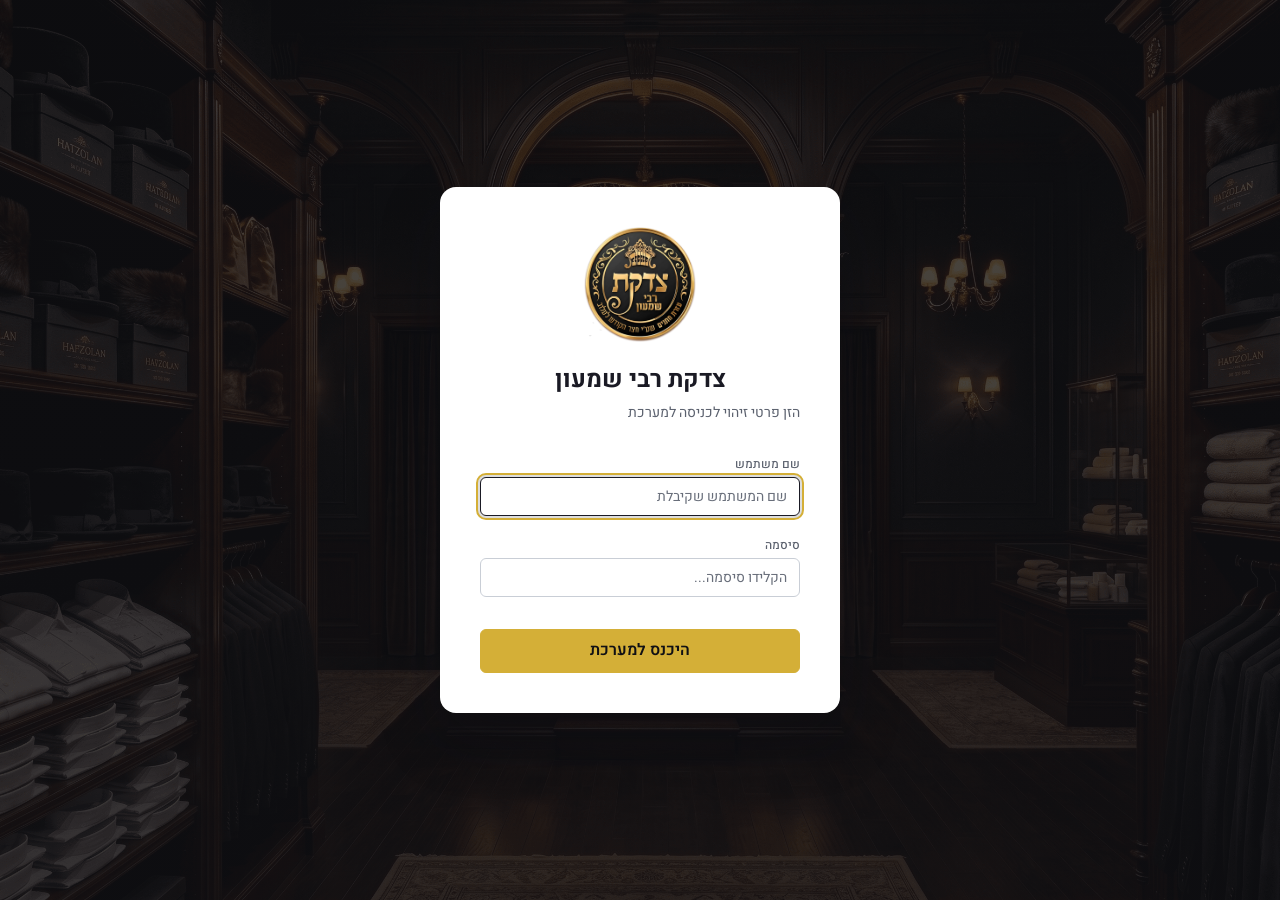
<file: index.html>
<!doctype html>
<html dir="rtl" lang="he">
<head>
  <meta charset="UTF-8">
  <meta name="viewport" content="width=device-width, initial-scale=1, viewport-fit=cover">
  <meta name="theme-color" content="#101014">
  <meta name="mobile-web-app-capable" content="yes">
  <meta name="apple-mobile-web-app-capable" content="yes">
  <meta name="apple-mobile-web-app-status-bar-style" content="black">
  <meta name="apple-mobile-web-app-title" content="צדקת רבי שמעון">
  <link rel="manifest" href="manifest.json">
  <meta name="description" content="מערכת ניהול גבייה, זכאות ומענקים — צדקת רבי שמעון">
  <title>צדקת רבי שמעון | מערכת ניהול</title>
  <link rel="icon" type="image/png" sizes="32x32" href="assets/img/favicon-32.png">
  <link rel="apple-touch-icon" sizes="180x180" href="assets/img/apple-touch-icon.png">
  <link rel="stylesheet" href="style.css">
  <link rel="stylesheet" href="nd/host.css">
  <script src="assets/vendor/chart.umd.min.js"></script>
  <script src="boot.js"></script>
</head>
<body>

  <div id="login-screen" class="login-overlay">
    <div class="login-card">
      <img src="assets/img/logo.png" width="512" height="523" alt="לוגו צדקת רבי שמעון" id="login-logo" class="login-logo">
      <h2 class="login-title">צדקת רבי שמעון</h2>

      <div id="login-loader-area" class="login-loader">
         <div class="sleek-spinner"></div>
         <p>מסנכרן נתונים מאובטחים...</p>
      </div>

      <form id="login-form-area" class="login-form" novalidate>
          <p class="login-sub">הזן פרטי זיהוי לכניסה למערכת</p>

          <div class="form-group">
            <label for="login-username">שם משתמש</label>
            <input type="text" id="login-username" name="username" class="ui-input input-ltr" placeholder="שם המשתמש שקיבלת" autocomplete="username" autocapitalize="none" autocorrect="off" spellcheck="false">
          </div>
          <div class="form-group">
            <label for="login-password">סיסמה</label>
            <input type="password" id="login-password" name="password" class="ui-input" placeholder="הקלידו סיסמה..." autocomplete="current-password">
          </div>

          <button id="btn-login" type="submit" class="btn btn-primary btn-lg">היכנס למערכת</button>
          <div id="login-error" class="login-error" role="alert">שם משתמש או סיסמה שגויים</div>
      </form>
    </div>
  </div>

  <div class="screen active-screen app-layout hidden-layout" id="main-screen">

    <header class="mobile-topbar">
      <img src="assets/img/logo.png" width="512" height="523" alt="" class="mobile-topbar-logo">
      <span class="mobile-topbar-title" id="mobile-title">לוח בקרה</span>
      <button class="mobile-topbar-btn" id="mobile-refresh" type="button" data-action="mobileRefresh" aria-label="רענן נתונים מהשרת">
        <span class="material-icons-regular" aria-hidden="true">refresh</span>
      </button>
    </header>

    <aside class="sidebar">
      <div class="sidebar-header">
        <img src="assets/img/logo.png" width="512" height="523" alt="לוגו צדקת רבי שמעון" id="sidebar-logo">
        <div>
          <h2>צדקת רבי שמעון</h2>
          <div class="brand-subtitle">ניהול גבייה, זכאות ומענקים</div>
          <div id="user-role-indicator" class="user-chip"></div>
        </div>
      </div>

      <nav class="sidebar-nav" aria-label="תפריט ראשי">
        <button class="nav-item" data-screen="dashboard-screen">לוח בקרה</button>
        <button class="nav-item" data-screen="members-screen">בחורים</button>
        <button class="nav-item" data-screen="daily-report-screen">דו"ח תנועות</button>
        <button class="nav-item" data-screen="expenses-summary-screen">סיכום הוצאות</button>
        <button class="nav-item" data-screen="purim-registration-screen">כתובות פורים</button>
        <button class="nav-item" data-screen="grants-screen">מענקים</button>
        <button class="nav-item" data-screen="rules-screen">תקנון</button>
      </nav>

      <div class="sidebar-footer">
        <button class="nav-item" data-screen="settings-screen" id="nav-settings">הגדרות</button>
      </div>
    </aside>

    <main class="main-content">
      <div class="print-only print-header" id="print-header">
        <div class="print-header-title" id="print-header-title"></div>
        <div class="print-header-meta" id="print-header-meta"></div>
      </div>

      <header class="content-header" id="main-content-header">
        <div>
          <h1 class="page-title" id="page-title">לוח בקרה</h1>
          <div class="page-subtitle" id="page-subtitle">שליטה על גבייה, עמידה ביעדים וזכאות למענק</div>
        </div>
        <div id="header-top-actions" class="header-actions">
          <button id="btn-refresh-data" class="header-icon-btn" title="רענן נתונים מהשרת" aria-label="רענן נתונים מהשרת">
            <span class="material-icons-regular" id="refresh-icon" aria-hidden="true">refresh</span>
          </button>
          <button id="btn-logout-top" class="header-icon-btn" title="התנתקות ונעילה" aria-label="התנתקות ונעילה">
            <span class="material-icons-regular" aria-hidden="true">logout</span>
          </button>
        </div>
      </header>

      <section id="dashboard-screen" class="content-screen active-content-screen">

        <div class="dashboard-command-center">
          <div class="dashboard-hero-panel">
            <div class="dashboard-hero-copy">
              <h1>לוח בקרה</h1>
              <p>תמונת מצב שנתית, טיפול מיידי ופעולות ניהול במקום אחד.</p>
            </div>
            <div class="dashboard-hero-controls">
              <div class="dashboard-year-card">
                <label for="dashboard-year-filter">שנת פעילות</label>
                <select id="dashboard-year-filter" data-change="renderDashboard" class="dashboard-year-select">
                  <option value='תשפ"ז'>תשפ"ז</option>
                  <option value='תשפ"ו' selected>תשפ"ו</option>
                  <option value='תשפ"ה'>תשפ"ה</option>
                  <option value='תשפ"ד'>תשפ"ד</option>
                  <option value='תשפ"ג'>תשפ"ג</option>
                  <option value='תשפ"ב'>תשפ"ב</option>
                  <option value='תשפ"א'>תשפ"א</option>
                  <option value='תש"פ'>תש"פ</option>
                </select>
              </div>
              <div class="dashboard-session-tools">
                <button id="dashboard-refresh-data" class="dashboard-session-btn" type="button" title="רענן נתונים" aria-label="רענן נתונים">
                  <span class="material-icons-regular" id="dashboard-refresh-icon" aria-hidden="true">refresh</span>
                </button>
                <button id="dashboard-logout" class="dashboard-session-btn dashboard-session-btn--danger" type="button" title="יציאה ונעילה" aria-label="יציאה ונעילה">
                  <span class="material-icons-regular" aria-hidden="true">logout</span>
                </button>
              </div>
            </div>
          </div>

          <div class="dashboard-kpi-grid">
            <button class="dashboard-kpi-card" data-action="openDashboardDrill" data-args='["collected"]' type="button">
              <span class="material-icons-regular" aria-hidden="true">account_balance_wallet</span>
              <div>
                <div class="dashboard-kpi-label">נגבה השנה</div>
                <div class="dashboard-kpi-value key-figure" id="dashboard-kpi-collected">₪0</div>
              </div>
            </button>
            <button class="dashboard-kpi-card" data-action="openDashboardDrill" data-args='["target"]' type="button">
              <span class="material-icons-regular" aria-hidden="true">flag</span>
              <div>
                <div class="dashboard-kpi-label">יעד כולל</div>
                <div class="dashboard-kpi-value" id="dashboard-kpi-target">₪0</div>
              </div>
            </button>
            <button class="dashboard-kpi-card dashboard-kpi-card--urgent" data-action="openDashboardDrill" data-args='["missing"]' type="button">
              <span class="material-icons-regular" aria-hidden="true">priority_high</span>
              <div>
                <div class="dashboard-kpi-label">חסר להשלמה</div>
                <div class="dashboard-kpi-value" id="dashboard-kpi-missing">₪0</div>
              </div>
            </button>
            <button class="dashboard-kpi-card" data-action="openDashboardDrill" data-args='["eligible"]' type="button">
              <span class="material-icons-regular" aria-hidden="true">workspace_premium</span>
              <div>
                <div class="dashboard-kpi-label">עמדו ביעד השנתי</div>
                <div class="dashboard-kpi-value" id="dashboard-kpi-eligible">0</div>
              </div>
            </button>
            <button class="dashboard-kpi-card dashboard-kpi-card--warning" data-action="openDashboardDrill" data-args='["debt"]' type="button">
              <span class="material-icons-regular" aria-hidden="true">report</span>
              <div>
                <div class="dashboard-kpi-label">חובות עד שנה קודמת</div>
                <div class="dashboard-kpi-value" id="dashboard-kpi-debt">0</div>
              </div>
            </button>
            <button class="dashboard-kpi-card dashboard-progress-card" data-action="openDashboardDrill" data-args='["progress"]' type="button">
              <span class="material-icons-regular" aria-hidden="true">trending_up</span>
              <div>
                <div class="dashboard-kpi-label">התקדמות כללית</div>
                <div class="dashboard-kpi-value" id="dashboard-kpi-progress">0%</div>
                <div class="dashboard-progress-track"><div id="dashboard-yearly-progress-bar"></div></div>
              </div>
            </button>
          </div>

          <div class="dashboard-main-grid">
            <section class="dashboard-panel dashboard-panel--attention">
              <div class="dashboard-panel-head">
                <div>
                  <h2>דורש טיפול</h2>
                  <p>הנקודות החשובות ביותר לפתיחה עכשיו</p>
                </div>
              </div>
              <div id="dashboard-attention-list" class="dashboard-attention-list"></div>
            </section>

            <section class="dashboard-panel dashboard-panel--chart">
              <div class="dashboard-panel-head">
                <div>
                  <h2>הכנסות לפי שנה</h2>
                  <p>שלוש השנים האחרונות: בחורים ופורים</p>
                </div>
              </div>
              <div id="dashboard-month-bars" class="dashboard-month-bars fin-root"></div>
            </section>

            <section class="dashboard-panel dashboard-panel--actions">
              <div class="dashboard-panel-head">
                <div>
                  <h2>פעולות מהירות</h2>
                  <p>התחלות עבודה נפוצות</p>
                </div>
              </div>
              <div class="dashboard-action-grid">
                <button class="dashboard-action-btn" id="quick-add-donation" type="button"><span class="qa-icon-badge"><span class="material-icons-regular" aria-hidden="true">payments</span></span><strong>רישום הפקדה</strong></button>
                <button class="dashboard-action-btn" id="quick-add-member" type="button"><span class="qa-icon-badge"><span class="material-icons-regular" aria-hidden="true">person_add</span></span><strong>הוספת בחור</strong></button>
                <button class="dashboard-action-btn" id="quick-add-expense" type="button"><span class="qa-icon-badge"><span class="material-icons-regular" aria-hidden="true">receipt_long</span></span><strong>רישום הוצאה</strong></button>
                <button class="dashboard-action-btn" data-action="openNedarimModal" type="button"><span class="qa-icon-badge"><span class="material-icons-regular" aria-hidden="true">credit_card</span></span><strong>סליקת אשראי</strong></button>
                <button class="dashboard-action-btn drill-down-card" data-drill="daily-report-screen" type="button"><span class="qa-icon-badge"><span class="material-icons-regular" aria-hidden="true">insert_chart_outlined</span></span><strong>דו"ח תנועות</strong></button>
                <button class="dashboard-action-btn drill-down-card" data-drill="grants-screen" type="button"><span class="qa-icon-badge"><span class="material-icons-regular" aria-hidden="true">redeem</span></span><strong>מענקים</strong></button>
              </div>
            </section>

            <section class="dashboard-panel dashboard-panel--activity">
              <div class="dashboard-panel-head">
                <div>
                  <h2>פעילות אחרונה</h2>
                  <p>הפקדות והוצאות אחרונות</p>
                </div>
              </div>
              <div id="dashboard-recent-activity" class="dashboard-activity-list"></div>
            </section>

            <section class="dashboard-panel dashboard-panel--segments">
              <div class="dashboard-panel-head">
                <div>
                  <h2>מסגרות</h2>
                  <p>התקדמות לפי סוג מסגרת</p>
                </div>
              </div>
              <div id="dashboard-segments" class="dashboard-segment-list"></div>
            </section>
          </div>
        </div>

      </section>

      <section id="members-screen" class="content-screen">
        <div class="card-panel" id="members-list-section">

          <div class="app-toolbar">
            <div class="toolbar-filters">
              <div class="filter-group">
                <label for="search-members-list">חיפוש (שם, טלפון, ישיבה)</label>
                <input type="text" id="search-members-list" class="ui-input search-input" placeholder="הקלד לחיפוש...">
              </div>
              <div class="filter-group">
                <label for="filter-members-yeshiva">ישיבה</label>
                <select id="filter-members-yeshiva" class="ui-select"><option value="">הכל</option></select>
              </div>
              <div class="filter-group">
                <label for="filter-members-city">עיר</label>
                <select id="filter-members-city" class="ui-select"><option value="">הכל</option></select>
              </div>
              <div class="members-inline-checks">
                <label class="members-radio-label">
                  <input type="checkbox" id="filter-type-small" data-change="updateTypeFilter"> ישי"ק
                </label>
                <label class="members-radio-label">
                  <input type="checkbox" id="filter-type-big" data-change="updateTypeFilter"> ישי"ג
                </label>
                <label class="members-radio-label">
                  <input type="checkbox" id="filter-show-married"> נשואים
                </label>
              </div>
            </div>
            <div class="toolbar-actions">
              <button class="members-toolbar-btn btn-icon btn-danger hidden" id="btn-members-edit-cancel" title="בטל עריכה" aria-label="בטל עריכה" data-action="cancelMembersEdit"><span class="material-icons-regular" aria-hidden="true">close</span></button>
              <button class="members-toolbar-btn btn-icon" id="btn-members-edit-mode" title="מצב עריכה" aria-label="מצב עריכה" data-action="handleMembersEditButton"><span class="material-icons-regular" aria-hidden="true">edit</span></button>
              <button class="members-toolbar-btn btn-icon" id="btn-clear-members-filters" title="נקה סינונים" aria-label="נקה סינונים"><span class="material-icons-regular" aria-hidden="true">filter_alt_off</span></button>
              <button class="members-toolbar-btn btn-icon" title="צפוף / מרווח" aria-label="צפוף / מרווח" data-action="toggleMembersDensity"><span class="material-icons-regular" aria-hidden="true">density_small</span></button>
              <button class="members-toolbar-btn btn-icon" data-action="printPage" title="הדפסה" aria-label="הדפסה"><span class="material-icons-regular" aria-hidden="true">print</span></button>
              <button class="members-toolbar-btn btn-icon" id="btn-export-members" title="הורדה לאקסל" aria-label="הורדה לאקסל"><span class="material-icons-regular" aria-hidden="true">download</span></button>
              <button class="btn btn-primary" id="btn-inner-add-member"><span class="material-icons-regular" aria-hidden="true">person_add</span> בחור חדש</button>
            </div>
          </div>

          <div class="table-container table-sticky">
            <table class="data-table compact-view">
              <thead id="members-table-head">
                <tr>
                  <th data-sort="firstName" class="sortable-header">שם פרטי</th>
                  <th data-sort="lastName" class="sortable-header">שם משפחה</th>
                  <th data-sort="fatherName" class="sortable-header">שם האב</th>
                  <th data-sort="yeshiva" class="sortable-header">ישיבה</th>
                  <th data-sort="shiur" class="sortable-header">שיעור</th>
                  <th data-sort="address" class="sortable-header">עיר</th>
                  <th data-sort="collectedThisYear" class="sortable-header">נאסף השנה</th>
                  <th data-sort="totalRequiredThisYear" class="sortable-header">יעד</th>
                  <th data-sort="missingAmount" class="sortable-header">פער</th>
                  <th class="no-export">התקדמות</th>
                  <th>סטטוס</th>
                  <th class="no-export col-actions"><span class="material-icons-regular" aria-hidden="true">more_vert</span></th>
                </tr>
              </thead>
              <tbody id="members-table-body">
                <tr><td colspan="12"><div class="empty-state"><span class="material-icons-regular" aria-hidden="true">groups</span><p>אין נתונים להצגה</p></div></td></tr>
              </tbody>
            </table>
          </div>
        </div>

        <div class="card-panel hidden" id="member-profile-section">
          <div class="profile-head">
            <div class="profile-summary">
              <h2 id="profile-full-name" class="profile-name">שם הבחור</h2>
              <div id="profile-yeshiva-details" class="profile-meta">ישיבה | שיעור</div>
              <div id="profile-contact-details" class="profile-meta">טלפון | כתובת</div>
              <div id="profile-eligibility-icons" class="profile-badges"></div>
              <div id="profile-total-amount" class="profile-total key-figure">₪0</div>
              <div class="profile-total-label">סך הכל נאסף השנה</div>
            </div>

            <div class="profile-actions">
              <button class="btn btn-primary" id="btn-profile-deposit"><span class="material-icons-regular" aria-hidden="true">payments</span> רישום הפקדה</button>
              <button class="btn btn-secondary" id="btn-profile-edit"><span class="material-icons-regular" aria-hidden="true">edit</span> עדכון פרטים</button>
              <button class="btn btn-secondary" id="btn-profile-grant"><span class="material-icons-regular" aria-hidden="true">history</span> היסטוריית זכאות</button>
            </div>
          </div>

          <div class="profile-stats">
            <div class="profile-stats-row">
              <div>
                <div class="profile-stat-label">יעד בסיס (השנה)</div>
                <div id="profile-bar-target" class="profile-stat-value">₪0</div>
              </div>
              <div>
                <div class="profile-stat-label">חובות עבר (קנס)</div>
                <div id="profile-bar-debt" class="profile-stat-value">₪0</div>
              </div>
              <div>
                <div class="profile-stat-label">סה״כ נדרש</div>
                <div id="profile-bar-required" class="profile-stat-value">₪0</div>
              </div>
              <div>
                <div class="profile-stat-label">פער להשלמה</div>
                <div id="profile-bar-missing" class="profile-stat-value">₪0</div>
              </div>
            </div>

            <div class="profile-progress-head">
              <span>התקדמות יעד</span>
              <span id="profile-progress-text">0%</span>
            </div>
            <div class="progress" id="profile-progress"><span id="profile-progress-bar"></span></div>
          </div>

          <div class="profile-donations">
            <div class="profile-donations-head">
              <h3 class="page-title small">הפקדות של הבחור</h3>
              <span id="profile-donations-count" class="profile-donations-count"></span>
            </div>
            <div class="table-container">
              <table class="data-table compact-view">
                <thead><tr><th>תאריך</th><th>שנה</th><th>סכום</th><th>הערות</th></tr></thead>
                <tbody id="profile-donations-tbody"></tbody>
              </table>
            </div>
          </div>

          <div class="profile-footer">
            <button class="btn btn-secondary" id="btn-back-to-search"><span class="material-icons-regular" aria-hidden="true">arrow_forward</span> חזרה לרשימה</button>
          </div>
        </div>
      </section>

      <section id="daily-report-screen" class="content-screen">
        <div class="app-toolbar">
          <div class="toolbar-filters">
            <div class="filter-group">
              <label for="report-time-filter">תקופה</label>
              <select id="report-time-filter" class="ui-select">
                <option value="today" selected>היום</option>
                <option value="yesterday">אתמול</option>
                <option value="week">השבוע</option>
                <option value="year">השנה</option>
                <option value="all">כל התקופות (כל השנים)</option>
                <option value="custom">תאריך ספציפי...</option>
              </select>
            </div>
            <div class="filter-group is-hidden-init" id="report-custom-date-group">
              <label for="report-custom-date">בחר תאריך</label>
              <input type="date" id="report-custom-date" class="ui-input">
            </div>
          </div>
          <div class="toolbar-actions">
            <button class="btn btn-secondary btn-icon" data-action="printPage" title="הדפסה" aria-label="הדפסה"><span class="material-icons-regular" aria-hidden="true">print</span></button>
            <button class="btn btn-secondary" id="btn-report-add-expense"><span class="material-icons-regular" aria-hidden="true">remove</span> רישום הוצאה</button>
            <button class="btn btn-primary" id="btn-report-add-donation"><span class="material-icons-regular" aria-hidden="true">add</span> רישום הפקדה</button>
          </div>
        </div>

        <div class="card-panel report-chart-box" id="box-chart">
          <div class="panel-caption">הכנסות לפי חודש בשנת הקמפיין</div>
          <canvas id="incomeChart"></canvas>
        </div>

        <div class="card-panel report-finance-panel" id="box-finance-chart">
          <div class="report-finance-head">
            <h3>גבייה מול הוצאות</h3>
            <p>לכל שנה: הכנסות (בחורים ופורים) מול הוצאות (כולל עלות המענקים)</p>
          </div>
          <div id="report-finance-chart" class="fin-root"></div>
        </div>

        <div class="report-columns">
          <div class="report-box">
            <div class="report-box-head">
              <h3>הכנסות (איסוף)</h3>
              <strong id="report-total-income" class="key-figure">₪0</strong>
            </div>
            <div class="table-container table-sticky">
              <table class="data-table compact-view">
                <thead><tr><th>תאריך</th><th>בחור מזוכה</th><th>סכום</th></tr></thead>
                <tbody id="report-income-tbody"></tbody>
              </table>
            </div>
          </div>

          <div class="report-box">
            <div class="report-box-head">
              <h3>הוצאות קמפיין</h3>
              <strong id="report-total-expense">₪0</strong>
            </div>
            <div class="table-container table-sticky">
              <table class="data-table compact-view">
                <thead><tr><th>תאריך</th><th>תיאור</th><th>סכום</th></tr></thead>
                <tbody id="report-expense-tbody"></tbody>
              </table>
            </div>
          </div>
        </div>
      </section>

      <section id="expenses-summary-screen" class="content-screen">
        <div class="exp-year-bar">
          <label for="expenses-year-filter">שנת ניתוח</label>
          <select id="expenses-year-filter" class="ui-select" data-change="onExpensesYearChange"></select>
        </div>
        <div class="metrics-row metrics-row-4">
          <div class="metric-card no-click">
            <div class="metric-label">סה"כ הוצאות השנה</div>
            <div class="metric-value key-figure" id="exp-kpi-total">₪0</div>
            <div class="metric-hint" id="exp-kpi-change">—</div>
          </div>
          <div class="metric-card no-click">
            <div class="metric-label">הקטגוריה הגדולה</div>
            <div class="metric-value metric-value--text" id="exp-kpi-top-cat">—</div>
            <div class="metric-hint" id="exp-kpi-top-cat-amount">—</div>
          </div>
          <div class="metric-card no-click">
            <div class="metric-label">ממוצע חודשי</div>
            <div class="metric-value" id="exp-kpi-avg">₪0</div>
            <div class="metric-hint" id="exp-kpi-count">0 תנועות</div>
          </div>
          <div class="metric-card no-click">
            <div class="metric-label">יחס מההכנסות</div>
            <div class="metric-value" id="exp-kpi-ratio">0%</div>
            <div class="metric-hint" id="exp-kpi-ratio-hint">—</div>
          </div>
        </div>

        <div class="exp-charts-row">
          <div class="card-panel">
            <h3 class="panel-caption">התפלגות לפי קטגוריה</h3>
            <div class="chart-box"><canvas id="expenseCategoryChart"></canvas></div>
          </div>
          <div class="card-panel">
            <h3 class="panel-caption">מגמה רב-שנתית</h3>
            <div class="chart-box"><canvas id="expenseTrendChart"></canvas></div>
          </div>
        </div>

        <div class="section-head">
          <h3 class="page-title small">פירוט לפי קטגוריה ושנה</h3>
          <button class="btn btn-secondary btn-sm" data-action="toggleExpenseYears">
            <span id="exp-years-btn-text">הצג כל השנים</span>
          </button>
        </div>
        <div id="expenses-cats-container" class="expenses-cats-grid">
          <div class="loading-note">טוען נתונים...</div>
        </div>
      </section>

      <section id="purim-registration-screen" class="content-screen">
        <div class="card-panel">
          <div id="purim-tabs-container"></div>
        </div>
      </section>

      <section id="grants-screen" class="content-screen">
        <div class="app-toolbar grants-toolbar">
          <div class="toolbar-filters grants-toolbar-filters">
            <div class="filter-group grants-year-filter">
              <label for="grants-year-select">שנה</label>
              <div class="grants-year-filter-row">
                <select id="grants-year-select" class="ui-select" data-change="selectGrantsArchiveYear" data-args='["$value"]'></select>
                <button type="button" class="grants-year-add-btn" data-action="addGrantsArchiveYear" title="הוספת שנה" aria-label="הוספת שנה"><span class="material-icons-regular" aria-hidden="true">add</span></button>
              </div>
            </div>
            <div class="grants-view-toggle" id="grants-view-toggle">
              <button type="button" class="grants-view-btn active" data-view="grant" data-action="switchGrantsView" data-args='["grant"]'><span class="material-icons-regular" aria-hidden="true">redeem</span> נתינת המענק</button>
              <button type="button" class="grants-view-btn" data-view="payments" data-action="switchGrantsView" data-args='["payments"]'><span class="material-icons-regular" aria-hidden="true">payments</span> תשלומים לחנויות</button>
            </div>
          </div>
          <div class="toolbar-actions">
            <button class="members-toolbar-btn" data-action="exportGrantsToExcel" title="הורדה לאקסל"><span class="material-icons-regular" aria-hidden="true">download</span> ייצוא</button>
            <button class="members-toolbar-btn" data-action="printPage" title="הדפסה"><span class="material-icons-regular" aria-hidden="true">print</span> הדפסה</button>
          </div>
        </div>

        <div class="grants-archive-stats" id="grants-archive-stats"></div>

        <div id="grants-grant-view" class="grants-page-view">
          <div class="grants-giving-grid">
            <div class="card-panel grants-archive-recipients">
              <div class="grants-archive-panel-head">
                <h3 class="page-title small">מקבלי המענק <span id="grants-archive-year-label"></span></h3>
                <div class="grants-archive-head-actions">
                  <button class="members-toolbar-btn" data-action="exportGrantsArchiveRecipients" title="הורדה לאקסל"><span class="material-icons-regular" aria-hidden="true">download</span> אקסל</button>
                  <button class="btn btn-primary" data-action="toggleGrantsAddForm" id="grants-archive-add-btn" title="הוספת חתן"><span class="material-icons-regular" aria-hidden="true">person_add</span> הוסף חתן</button>
                </div>
              </div>
              <div id="grants-archive-add-form" class="grants-archive-add-form hidden">
                <input type="hidden" id="grants-edit-rid" value="">
                <div class="form-group grants-add-name-group">
                  <label for="grants-add-name">שם ומשפחה <span class="field-hint">(אפשר לבחור מרשימת הבחורים)</span></label>
                  <input type="text" id="grants-add-name" class="ui-input" list="members-datalist" placeholder="הקלד שם..." autocomplete="off">
                </div>
                <div class="form-group"><label for="grants-add-id">תעודת זהות</label><input type="text" id="grants-add-id" class="ui-input input-ltr" inputmode="numeric"></div>
                <div class="form-group"><label for="grants-add-phone">טלפון</label><input type="text" id="grants-add-phone" class="ui-input input-ltr" inputmode="tel"></div>
                <div class="form-group"><label for="grants-add-date">תאריך</label><input type="date" id="grants-add-date" class="ui-input"></div>
                <div class="grants-add-actions">
                  <button class="btn btn-primary" id="grants-add-submit" data-action="submitGrantsAddRecipient"><span class="material-icons-regular" aria-hidden="true">check</span> הוסף</button>
                  <button class="btn btn-secondary" data-action="toggleGrantsAddForm" data-args='[false]'>ביטול</button>
                </div>
              </div>
              <div id="grants-archive-recipients-note" class="grants-archive-note"></div>
              <div class="table-container table-sticky grants-recipients-table">
                <table class="data-table compact-view">
                  <thead>
                    <tr><th>#</th><th>שם ומשפחה</th><th>תעודת זהות</th><th>טלפון</th><th>תאריך</th><th class="no-export"></th><th class="no-export"></th></tr>
                  </thead>
                  <tbody id="grants-archive-recipients-tbody"></tbody>
                </table>
              </div>
            </div>

            <div class="card-panel grants-package-panel">
              <div class="grants-archive-panel-head">
                <div>
                  <h3 class="page-title small">מה מקבלים <span id="grants-package-year-label"></span></h3>
                  <p class="settings-card-sub">שווי חבילה לחתן <strong id="grants-archive-pkg-total"></strong></p>
                </div>
                <div class="grants-archive-head-actions">
                  <button class="members-toolbar-btn" id="grants-pkg-edit-btn" data-action="toggleGrantsPackageEditMode" title="עריכת תכולת המענק"><span class="material-icons-regular" aria-hidden="true">edit</span> ערוך תכולה</button>
                  <button class="members-toolbar-btn hidden" id="grants-pkg-cancel-btn" data-action="cancelGrantsPackageEdit">ביטול</button>
                </div>
              </div>
              <div id="grants-archive-package"></div>
            </div>
          </div>
        </div>

        <div id="grants-payments-view" class="grants-page-view hidden">
          <div class="card-panel store-bills-panel">
            <div class="grants-archive-panel-head store-bills-head">
              <div>
                <h3 class="page-title small">תשלומים לחנויות <span id="grants-payment-year-label"></span></h3>
                <p class="settings-card-sub">בכל מחצית משלמים לכל חנות לפי הקבלות על מה שמומש באותה מחצית</p>
              </div>
              <div class="grants-view-toggle" id="bills-half-toggle">
                <button type="button" class="grants-view-btn active" data-half="א" data-action="switchBillsHalf" data-args='["א"]'>מחצית א' · ניסן–אלול</button>
                <button type="button" class="grants-view-btn" data-half="ב" data-action="switchBillsHalf" data-args='["ב"]'>מחצית ב' · תשרי–אדר</button>
              </div>
            </div>
            <div class="grants-archive-stats store-bills-stats" id="store-bills-stats"></div>
            <div class="table-container">
              <table class="data-table compact-view store-bills-table">
                <thead>
                  <tr>
                    <th>חנות</th>
                    <th>צפי לפי חתנים</th>
                    <th>לתשלום לפי קבלות</th>
                    <th>מס' קבלה / חשבונית</th>
                    <th>סטטוס</th>
                    <th class="no-export">קבלה</th>
                    <th class="no-export"></th>
                  </tr>
                </thead>
                <tbody id="store-bills-tbody"></tbody>
                <tfoot id="store-bills-tfoot"></tfoot>
              </table>
            </div>
            <div class="store-bills-footnote" id="store-bills-footnote"></div>
            <button type="button" class="grants-pkg-add-row-btn store-bills-add" data-action="openStoreBillModal" data-args='[null]'><span class="material-icons-regular" aria-hidden="true">add_business</span> הוסף תשלום לחנות אחרת</button>
          </div>

          <div class="card-panel legacy-payments-panel hidden" id="legacy-payments-panel">
            <h3 class="page-title small">תשלומים שנרשמו בשיטה הקודמת <span id="legacy-payments-year-label"></span></h3>
            <p class="settings-card-sub">רשומות ישנות שעוד לא שויכו למחצית. תשלום מאלול משויך אוטומטית למחצית א'; את השאר משייכים ידנית</p>
            <div class="table-container">
              <table class="data-table compact-view">
                <thead><tr><th>חנות / ספק</th><th>תאריך</th><th>הוצאה / חשבונית</th><th>אמצעי</th><th>סכום ששולם</th><th class="no-export"></th></tr></thead>
                <tbody id="grants-payments-tbody"></tbody>
                <tfoot>
                  <tr class="legacy-total-row">
                    <td colspan="4">סה"כ לא משויך</td>
                    <td id="grants-payments-total">₪0</td>
                    <td class="no-export"></td>
                  </tr>
                </tfoot>
              </table>
            </div>
          </div>
        </div>
      </section>

      <section id="rules-screen" class="content-screen">
        <div id="takanon-content" class="takanon-wrapper"></div>
      </section>

      <section id="settings-screen" class="content-screen">

        <nav class="settings-subnav" id="settings-subnav" aria-label="לשוניות הגדרות">
          <button class="settings-tab active" data-tab="targets"><span class="material-icons-regular" aria-hidden="true">flag</span> יעדים ושנה</button>
          <button class="settings-tab" data-tab="categories"><span class="material-icons-regular" aria-hidden="true">sell</span> קטגוריות הוצאות</button>
          <button class="settings-tab" data-tab="health"><span class="material-icons-regular" aria-hidden="true">monitor_heart</span> תקינות נתונים</button>
          <button class="settings-tab" data-tab="backup"><span class="material-icons-regular" aria-hidden="true">cloud_sync</span> גיבוי וסנכרון</button>
          <button class="settings-tab" data-tab="users"><span class="material-icons-regular" aria-hidden="true">manage_accounts</span> משתמשים</button>
          <button class="settings-tab" data-tab="purim-sums"><span class="material-icons-regular" aria-hidden="true">location_on</span> סכומי פורים</button>
          <button class="settings-tab" data-tab="audit"><span class="material-icons-regular" aria-hidden="true">history</span> יומן פעולות</button>
        </nav>

        <div class="settings-pane active" data-pane="targets">
          <div class="card-panel">
            <div class="settings-card-head"><span class="material-icons-regular" aria-hidden="true">flag</span><div><h3 class="page-title small">יעדים ושנת פעילות</h3><p class="settings-card-sub">הסכומים שכל בחור צריך להגיע אליהם לפי שלב הלימוד</p></div></div>

            <div class="form-group field-narrow"><label for="current-campaign-year">שנת קמפיין נוכחית</label><input type="text" id="current-campaign-year" class="ui-input" placeholder='לדוגמה: תשפ"ו'></div>

            <div class="targets-section-label">יעד לפי שלב לימוד</div>
            <div class="targets-grid">
              <div class="target-edit-card"><label class="target-edit-name" for="target-chaider">חיידר</label><div class="target-edit-field"><input type="number" id="target-chaider" class="target-edit-input"><span class="target-edit-cur" aria-hidden="true">₪</span></div></div>
              <div class="target-edit-card is-primary"><label class="target-edit-name" for="target-ktana">ישי"ק</label><div class="target-edit-field"><input type="number" id="target-ktana" class="target-edit-input"><span class="target-edit-cur" aria-hidden="true">₪</span></div></div>
              <div class="target-edit-card is-primary"><label class="target-edit-name" for="target-gedola">ישי"ג</label><div class="target-edit-field"><input type="number" id="target-gedola" class="target-edit-input"><span class="target-edit-cur" aria-hidden="true">₪</span></div></div>
              <div class="target-edit-card"><label class="target-edit-name" for="target-kibbutz">קיבוץ</label><div class="target-edit-field"><input type="number" id="target-kibbutz" class="target-edit-input"><span class="target-edit-cur" aria-hidden="true">₪</span></div></div>
            </div>

            <div class="targets-section-label">מתנות ותוספות <small>(הפעל / כבה לפי הצורך)</small></div>
            <div class="gifts-grid">
              <div class="gift-card" id="gift1-card">
                <div class="gift-card-head">
                  <input type="text" id="gift1-name" class="gift-name-input" placeholder="שם המתנה" aria-label="שם המתנה הראשונה">
                  <label class="switch"><input type="checkbox" id="gift1-enabled" aria-label="הפעלת המתנה הראשונה"><span class="switch-slider"></span></label>
                </div>
                <div class="target-edit-field"><input type="number" id="target-tiyul" class="target-edit-input" aria-label="סכום מעל החובה למתנה הראשונה"><span class="target-edit-cur" aria-hidden="true">₪</span></div>
                <p class="gift-rule-hint">מעל החובה של השנה (יעד + חוב עבר). לישיבה גדולה ולקיבוץ בלבד.</p>
                <div class="form-group gift-image-field"><label for="gift1-image">קישור לתמונה (URL)</label><input type="url" id="gift1-image" class="ui-input input-ltr" placeholder="https://..."></div>
              </div>
              <div class="gift-card" id="gift2-card">
                <div class="gift-card-head">
                  <input type="text" id="gift2-name" class="gift-name-input" placeholder="שם המתנה" aria-label="שם המתנה השנייה">
                  <label class="switch"><input type="checkbox" id="gift2-enabled" aria-label="הפעלת המתנה השנייה"><span class="switch-slider"></span></label>
                </div>
                <div class="target-edit-field"><input type="number" id="target-shay" class="target-edit-input" aria-label="סכום למתנה השנייה"><span class="target-edit-cur" aria-hidden="true">₪</span></div>
                <div class="form-group gift-image-field"><label for="gift2-image">קישור לתמונה (URL)</label><input type="url" id="gift2-image" class="ui-input input-ltr" placeholder="https://..."></div>
              </div>
            </div>

            <label class="targets-section-label" for="additional-rules">כללים נוספים לתקנון <small>(יופיעו בתחתית מסך התקנון)</small></label>
            <textarea id="additional-rules" class="ui-input" rows="5" placeholder="כתוב כאן כללים נוספים שיופיעו בתחתית התקנון..."></textarea>

            <div class="form-actions-row"><button class="btn btn-primary" id="btn-save-settings"><span class="material-icons-regular" aria-hidden="true">save</span> שמור יעדים</button></div>
          </div>
        </div>

        <div class="settings-pane" data-pane="categories">
          <div class="card-panel">
            <div class="settings-card-head"><span class="material-icons-regular" aria-hidden="true">sell</span><div><h3 class="page-title small">קטגוריות הוצאות</h3><p class="settings-card-sub">הקטגוריות שיופיעו בעת רישום הוצאה חדשה</p></div></div>
            <div id="expense-categories-list" class="cat-chips"></div>
            <div class="field-inline">
              <input type="text" id="new-expense-category" class="ui-input" placeholder="שם קטגוריה חדשה..." aria-label="שם קטגוריה חדשה">
              <button class="btn btn-primary" id="btn-add-category"><span class="material-icons-regular" aria-hidden="true">add</span> הוסף</button>
            </div>
          </div>
        </div>

        <div class="settings-pane" data-pane="health">
          <div class="card-panel">
            <div class="settings-card-head"><span class="material-icons-regular" aria-hidden="true">monitor_heart</span><div><h3 class="page-title small">תקינות נתונים</h3><p class="settings-card-sub">בחורים עם נתונים חסרים שעלולים לפגוע בדוחות ובזכאות</p></div></div>
            <div id="data-health-list" class="health-list"></div>
          </div>
        </div>

        <div class="settings-pane" data-pane="backup">
          <div class="card-panel">
            <div class="settings-card-head"><span class="material-icons-regular" aria-hidden="true">cloud_sync</span><div><h3 class="page-title small">גיבוי וסנכרון</h3><p class="settings-card-sub">סנכרון מול הענן, ייצוא וייבוא של גיבוי מלא</p></div></div>
            <div id="record-counts" class="record-counts"></div>
            <div class="backup-actions">
              <div class="backup-sync-status">
                <span class="material-icons-regular" aria-hidden="true">cloud_done</span>
                <div><div class="field-note">סנכרון אחרון</div><div id="last-sync-time" class="cell-strong">—</div></div>
              </div>
              <button class="btn btn-secondary" id="btn-sync-now"><span class="material-icons-regular" aria-hidden="true">sync</span> סנכרן עכשיו</button>
              <button class="btn btn-secondary" id="btn-export-backup"><span class="material-icons-regular" aria-hidden="true">download</span> ייצוא גיבוי</button>
              <button class="btn btn-secondary" id="btn-import-backup"><span class="material-icons-regular" aria-hidden="true">upload</span> ייבוא גיבוי</button>
              <input type="file" id="import-backup-file" class="file-hidden" accept="application/json">
            </div>
          </div>
        </div>

        <div class="settings-pane" data-pane="purim-sums">
          <div class="card-panel">
            <div class="settings-card-head"><span class="material-icons-regular" aria-hidden="true">location_on</span><div><h3 class="page-title small">סכומים סופיים לקבוצות פורים</h3><p class="settings-card-sub">הסכום הסופי שנאסף לכל קבוצה, לפי שנה. מוצג לצפייה בלבד במסך כתובות פורים</p></div></div>
            <div id="purim-sums-settings-list"></div>
          </div>
        </div>

        <div class="settings-pane" data-pane="users">
          <div class="card-panel">
            <div class="settings-card-head"><span class="material-icons-regular" aria-hidden="true">manage_accounts</span><div><h3 class="page-title small">משתמשים והרשאות</h3><p class="settings-card-sub">סמנו מה כל משתמש רשאי לראות ולעשות, ולחצו "שמור". ההרשאות נאכפות גם בשרת.</p></div></div>
            <div class="table-container users-table-wrap">
              <table class="data-table compact-view users-perm-table">
                <thead><tr><th>שם משתמש</th><th>הוספה ועריכה</th><th>הכנסות ופורים</th><th>הוצאות</th><th>מענקים</th><th>היסטוריית זכאות</th><th class="no-export"></th></tr></thead>
                <tbody id="users-table-body"></tbody>
              </table>
            </div>
            <div class="users-help">
              <span class="material-icons-regular" aria-hidden="true">info</span>
              <div>
                <strong>הוספת משתמש חדש או איפוס סיסמה</strong> נעשים בלוח הבקרה של Supabase: Authentication → Users → Add user (מייל בסגנון <span dir="ltr">name@tzedaka.local</span> וסיסמה).
                שם המשתמש לכניסה הוא החלק שלפני ה-@ בכתובת, ושם התצוגה בעברית נקבע בעמודה <span dir="ltr">display_name</span> בטבלת <span dir="ltr">profiles</span>.
              </div>
            </div>
          </div>
        </div>

        <div class="settings-pane" data-pane="audit">
          <div class="card-panel">
            <div class="settings-card-head"><span class="material-icons-regular" aria-hidden="true">history</span><div><h3 class="page-title small">יומן פעולות</h3><p class="settings-card-sub">מי רשם, שינה או מחק, ומתי. 300 הפעולות האחרונות.</p></div></div>
            <div id="audit-log-list"></div>
          </div>
        </div>

      </section>

    </main>

    <nav class="bottom-nav" aria-label="ניווט ראשי">
      <button class="bnav-item" type="button" data-screen="dashboard-screen" data-action="switchScreenAction" data-args='["dashboard-screen"]'><span class="material-icons-regular" aria-hidden="true">space_dashboard</span><span>לוח בקרה</span></button>
      <button class="bnav-item" type="button" data-screen="members-screen" data-action="switchScreenAction" data-args='["members-screen"]'><span class="material-icons-regular" aria-hidden="true">groups</span><span>בחורים</span></button>
      <button class="bnav-item" type="button" data-screen="daily-report-screen" data-action="switchScreenAction" data-args='["daily-report-screen"]'><span class="material-icons-regular" aria-hidden="true">insert_chart_outlined</span><span>תנועות</span></button>
      <button class="bnav-item" type="button" data-screen="grants-screen" data-action="switchScreenAction" data-args='["grants-screen"]'><span class="material-icons-regular" aria-hidden="true">redeem</span><span>מענקים</span></button>
      <button class="bnav-item" type="button" id="bnav-more" data-action="openMoreSheet" aria-haspopup="dialog"><span class="material-icons-regular" aria-hidden="true">menu</span><span>עוד</span></button>
    </nav>

    <div id="more-sheet" class="modal-overlay">
      <div class="modal-content app-modal modal--sm" role="dialog" aria-modal="true" aria-labelledby="more-sheet-title">
        <button class="modal-close" type="button" data-action="closeMoreSheet" aria-label="סגור"><span class="material-icons-regular" aria-hidden="true">close</span></button>
        <div class="modal-inner">
          <h3 class="modal-title" id="more-sheet-title">עוד</h3>
          <div class="more-list">
            <button class="more-item" type="button" data-screen="expenses-summary-screen" data-action="goFromMoreSheet" data-args='["expenses-summary-screen"]'><span class="material-icons-regular" aria-hidden="true">analytics</span>סיכום הוצאות</button>
            <button class="more-item" type="button" data-screen="purim-registration-screen" data-action="goFromMoreSheet" data-args='["purim-registration-screen"]'><span class="material-icons-regular" aria-hidden="true">location_on</span>כתובות פורים</button>
            <button class="more-item" type="button" data-screen="rules-screen" data-action="goFromMoreSheet" data-args='["rules-screen"]'><span class="material-icons-regular" aria-hidden="true">menu_book</span>תקנון</button>
            <button class="more-item" type="button" data-screen="settings-screen" data-action="goFromMoreSheet" data-args='["settings-screen"]'><span class="material-icons-regular" aria-hidden="true">settings</span>הגדרות</button>
            <div class="more-divider"></div>
            <button class="more-item more-item--danger" type="button" data-action="logoutFromMoreSheet"><span class="material-icons-regular" aria-hidden="true">logout</span>התנתקות</button>
          </div>
        </div>
      </div>
    </div>

    <div id="data-health-modal" class="modal-overlay">
      <div class="modal-content app-modal modal--column" role="dialog" aria-modal="true" aria-labelledby="data-health-modal-title">
        <div class="modal-head">
          <h3 id="data-health-modal-title">תיקון נתונים</h3>
          <button class="icon-ghost-btn" data-action="closeDataHealthModal" aria-label="סגור"><span class="material-icons-regular" aria-hidden="true">close</span></button>
        </div>
        <div id="data-health-modal-body" class="modal-body-scroll"></div>
      </div>
    </div>
  </div>

  <div id="add-donation-modal" class="modal-overlay">
    <div class="modal-content app-modal modal--md" role="dialog" aria-modal="true" aria-labelledby="donation-modal-title">
      <button class="modal-close" id="close-add-donation-modal" aria-label="סגור"><span class="material-icons-regular" aria-hidden="true">close</span></button>
      <div class="modal-inner">
        <h3 class="modal-title" id="donation-modal-title">רישום הפקדה חדשה</h3>
        <div id="donation-meta" class="modal-meta"></div>
        <input type="hidden" id="edit-donation-id" value="">
        <div class="form-grid form-grid--2 modal-fields">
          <div class="form-group"><label for="donation-date">תאריך</label><input type="date" id="donation-date" class="ui-input"></div>
          <div class="form-group"><label for="donation-year">שייך לשנת</label><select id="donation-year" class="ui-select"></select></div>
          <div class="form-group span-all">
            <label for="donation-member-input">בחור מזוכה (הקלד לחיפוש)</label>
            <input type="text" id="donation-member-input" list="members-datalist" class="ui-input" placeholder="הקלד שם או ישיבה...">
          </div>
          <div class="form-group span-all">
            <span class="field-label" id="donation-method-label">אמצעי תשלום</span>
            <div class="radio-row" role="radiogroup" aria-labelledby="donation-method-label">
              <label><input type="radio" name="donation_payment_method" value="cash" checked> מזומן</label>
              <label><input type="radio" name="donation_payment_method" value="credit"> אשראי</label>
            </div>
          </div>
          <div class="form-group span-all"><label for="donation-amount">סכום הפקדה</label><input type="number" id="donation-amount" class="ui-input" placeholder="0" min="0" step="any"></div>
          <div class="form-group span-all"><label for="donation-notes">הערות</label><input type="text" id="donation-notes" class="ui-input" placeholder="לדוגמה: שם תורם"></div>
        </div>
        <div class="form-actions-row">
          <button class="btn btn-primary" id="save-donation-btn">שמור הפקדה</button>
          <button class="btn btn-secondary" id="cancel-add-donation">ביטול</button>
          <button class="btn btn-secondary btn-danger btn-end" id="delete-donation-btn">מחק הפקדה</button>
        </div>
      </div>
    </div>
  </div>

  <div id="add-expense-modal" class="modal-overlay">
    <div class="modal-content app-modal modal--md" role="dialog" aria-modal="true" aria-labelledby="expense-modal-title">
      <button class="modal-close" id="close-add-expense-modal" aria-label="סגור"><span class="material-icons-regular" aria-hidden="true">close</span></button>
      <div class="modal-inner">
        <h3 class="modal-title" id="expense-modal-title">רישום הוצאה</h3>
        <div id="expense-meta" class="modal-meta"></div>
        <input type="hidden" id="edit-expense-id" value="">
        <div class="form-grid form-grid--2 modal-fields">
          <div class="form-group"><label for="expense-date">תאריך</label><input type="date" id="expense-date" class="ui-input"></div>
          <div class="form-group"><label for="expense-year">שייך לשנת</label><select id="expense-year" class="ui-select"></select></div>
          <div class="form-group span-all"><label for="expense-category">קטגוריה</label><select id="expense-category" class="ui-select"><option value="הדפסות">הדפסות</option><option value="כנסים">כנסים ואירועים</option><option value="סעודות">סעודות ואוכל</option><option value="מתנות">מתנות ופרסים</option><option value="תפעול">תפעול ופרסום</option><option value="שונות">שונות</option></select></div>
          <div class="form-group span-all"><label for="expense-description">פירוט</label><input type="text" id="expense-description" class="ui-input" placeholder="לדוגמה: דפוס איכות"></div>
          <div class="form-group span-all"><label for="expense-amount">סכום ההוצאה</label><input type="number" id="expense-amount" class="ui-input" placeholder="0" min="0" step="any"></div>
        </div>
        <div class="form-actions-row">
          <button class="btn btn-primary" id="save-expense-btn">שמור הוצאה</button>
          <button class="btn btn-secondary" id="cancel-add-expense">ביטול</button>
          <button class="btn btn-secondary btn-danger btn-end" id="delete-expense-btn">מחק הוצאה</button>
        </div>
      </div>
    </div>
  </div>

  <div id="add-member-modal" class="modal-overlay">
    <div class="modal-content app-modal" role="dialog" aria-modal="true" aria-labelledby="member-modal-title">
      <button class="modal-close" id="close-add-member-modal" aria-label="סגור"><span class="material-icons-regular" aria-hidden="true">close</span></button>
      <div class="modal-inner">
        <h3 class="modal-title" id="member-modal-title">הוספת בחור חדש</h3>
        <div class="form-grid modal-fields">
          <input type="hidden" id="edit-member-id" value="">
          <div class="form-group"><label for="member-first-name">שם פרטי</label><input type="text" id="member-first-name" class="ui-input"></div>
          <div class="form-group"><label for="member-last-name">שם משפחה</label><input type="text" id="member-last-name" class="ui-input"></div>
          <div class="form-group"><label for="member-father-name">שם האב</label><input type="text" id="member-father-name" class="ui-input"></div>
          <div class="form-group"><label for="member-phone">טלפון</label><input type="text" id="member-phone" class="ui-input input-ltr" inputmode="tel"></div>
          <div class="form-group"><label for="member-yeshiva">ישיבה</label><input type="text" id="member-yeshiva" class="ui-input"></div>
          <div class="form-group"><label for="member-yeshiva-type">סוג מסגרת</label><select id="member-yeshiva-type" class="ui-select"><option value="ישיבה קטנה">ישיבה קטנה</option><option value="ישיבה גדולה">ישיבה גדולה</option><option value="חיידר">חיידר</option><option value="קיבוץ">קיבוץ</option></select></div>
          <div class="form-group"><label for="member-shiur">שיעור</label>
            <select id="member-shiur" class="ui-select">
              <option value="א">א'</option>
              <option value="ב">ב'</option>
              <option value="ג">ג'</option>
              <option value="ד">ד'</option>
              <option value="ה">ה'</option>
              <option value="ו">ו'</option>
              <option value="ז">ז'</option>
              <option value="ח">ח'</option>
              <option value="ט">ט'</option>
            </select>
          </div>
          <div class="form-group"><label for="member-marital-status">סטטוס משפחתי</label><select id="member-marital-status" class="ui-select"><option value="רווק">רווק</option><option value="נשוי">נשוי</option></select></div>
          <div class="form-group span-all"><label for="member-address">כתובת (למשל: רחוב, עיר)</label><input type="text" id="member-address" class="ui-input"></div>
          <div class="form-group span-all"><label for="member-notes">הערות</label><input type="text" id="member-notes" class="ui-input"></div>
        </div>
        <div class="form-actions-row">
          <button class="btn btn-primary" id="save-member-btn">שמור בחור</button>
          <button class="btn btn-secondary" id="cancel-add-member">ביטול</button>
        </div>
      </div>
    </div>
  </div>

  <div id="grant-status-modal" class="modal-overlay">
    <div class="modal-content app-modal modal--lg modal--column" role="dialog" aria-modal="true" aria-labelledby="grant-status-name">
      <button class="modal-close" id="close-grant-status-modal" aria-label="סגור"><span class="material-icons-regular" aria-hidden="true">close</span></button>
      <div class="modal-inner">
        <h3 class="modal-title" id="grant-status-name">סטטוס זכאות</h3>
        <div class="modal-scroll-area">
          <div id="grant-debt-banner" class="is-hidden-init"></div>
          <table class="data-table">
            <thead>
                <tr><th>שנה</th><th>מסגרת</th><th>יעד</th><th>נדרש בפועל</th><th>נאסף</th><th>סטטוס</th></tr>
            </thead>
            <tbody id="grant-status-tbody"></tbody>
          </table>
        </div>
        <div class="form-actions-row">
          <button class="btn btn-secondary" id="btn-close-grant-status">סגור</button>
        </div>
      </div>
    </div>
  </div>

  <div id="nedarim-modal" class="modal-overlay">
    <div class="modal-content app-modal nedarim-modal-box" role="dialog" aria-modal="true" aria-labelledby="nedarim-modal-title">

      <div class="modal-head">
        <h3 id="nedarim-modal-title">סליקת אשראי</h3>
        <button id="btn-close-nedarim" class="icon-ghost-btn" title="סגור / סיימתי תשלום" aria-label="סגור / סיימתי תשלום">
          <span class="material-icons-regular" aria-hidden="true">close</span>
        </button>
      </div>

      <div id="nedarim-step-iframe" class="nedarim-step-iframe">
        <iframe id="nedarim-iframe" src="" title="דף הסליקה של נדרים פלוס"></iframe>
      </div>

      <div id="nedarim-step-question" class="nedarim-step-question">
        <span class="material-icons-regular" aria-hidden="true">help_outline</span>
        <h2>האם התשלום עבר בהצלחה?</h2>
        <p>בחר האם העסקה בנדרים פלוס אושרה, כדי להמשיך לרישום ההפקדה במערכת.</p>
        <div class="nedarim-choice">
           <button class="btn btn-primary btn-lg" id="btn-nedarim-success">כן, התשלום עבר</button>
           <button class="btn btn-secondary btn-lg" id="btn-nedarim-failed">לא / ביטלתי</button>
        </div>
      </div>

      <div id="nedarim-step-details" class="nedarim-step-details">
        <h4>רישום ההפקדה ששולמה</h4>

        <div class="form-group">
          <label for="nedarim-member-input">שיוך לזכות הבחור (הקלד לחיפוש) *</label>
          <input type="text" id="nedarim-member-input" list="members-datalist" class="ui-input" placeholder="הקלד שם או ישיבה לחיפוש...">
        </div>

        <div class="form-group">
          <label for="nedarim-amount">סכום (₪) ששולם *</label>
          <input type="number" id="nedarim-amount" class="ui-input" placeholder="הזן את הסכום שהועבר" min="0" step="any">
        </div>

        <div class="form-group">
          <label for="nedarim-confirmation">מספר אישור עסקה (מנדרים פלוס)</label>
          <input type="text" id="nedarim-confirmation" class="ui-input input-ltr" placeholder="מופיע במסך האישור של נדרים פלוס">
        </div>

        <div class="form-group">
          <label for="nedarim-notes">הערות / שם התורם</label>
          <input type="text" id="nedarim-notes" class="ui-input" value="אשראי - נדרים פלוס">
        </div>

        <div class="form-actions-row">
            <button class="btn btn-primary" id="btn-save-nedarim-final"><span class="material-icons-regular" aria-hidden="true">check_circle</span> שמור במערכת</button>
            <button class="btn btn-secondary" id="btn-cancel-nedarim-details">ביטול רישום</button>
        </div>
      </div>

    </div>
  </div>

  <div id="legacy-assign-modal" class="modal-overlay">
    <div class="modal-content app-modal modal--sm" role="dialog" aria-modal="true" aria-labelledby="legacy-assign-title">
      <button class="modal-close" type="button" data-action="closeLegacyAssign" aria-label="סגור"><span class="material-icons-regular" aria-hidden="true">close</span></button>
      <div class="modal-inner">
        <h3 class="modal-title" id="legacy-assign-title">שיוך תשלום ישן למחצית</h3>
        <div id="legacy-assign-desc" class="modal-meta"></div>
        <div class="legacy-assign-options">
          <button type="button" class="legacy-assign-option" data-half="א" data-action="saveLegacyAssign" data-args='["א"]'><strong>מחצית א'</strong><span>ניסן–אלול</span></button>
          <button type="button" class="legacy-assign-option" data-half="ב" data-action="saveLegacyAssign" data-args='["ב"]'><strong>מחצית ב'</strong><span>תשרי–אדר</span></button>
          <button type="button" class="legacy-assign-option" data-half="none" data-action="saveLegacyAssign" data-args='["none"]'><strong>לא משויך</strong><span>להשאיר ברשימת התשלומים הישנים</span></button>
        </div>
      </div>
    </div>
  </div>

  <div id="store-bill-modal" class="modal-overlay">
    <div class="modal-content app-modal" role="dialog" aria-modal="true" aria-labelledby="store-bill-title">
      <button class="modal-close" type="button" data-action="closeStoreBillModal" aria-label="סגור"><span class="material-icons-regular" aria-hidden="true">close</span></button>
      <div class="modal-inner">
        <h3 class="modal-title" id="store-bill-title">תשלום לחנות</h3>
        <div id="store-bill-meta" class="modal-meta"></div>
        <input type="hidden" id="store-bill-id" value="">
        <div class="form-grid form-grid--2 modal-fields">
          <div class="form-group"><label for="store-bill-store">חנות</label><input type="text" id="store-bill-store" class="ui-input" list="store-names-datalist"></div>
          <div class="form-group"><label for="store-bill-year">שנת מענקים</label><select id="store-bill-year" class="ui-select"></select></div>
          <div class="form-group"><label for="store-bill-half">מחצית</label>
            <select id="store-bill-half" class="ui-select"><option value="א">מחצית א' · ניסן–אלול</option><option value="ב">מחצית ב' · תשרי–אדר</option></select>
          </div>
          <div class="form-group"><label for="store-bill-amount">סכום לתשלום לפי הקבלות (₪)</label><input type="number" id="store-bill-amount" class="ui-input" min="0" step="any"></div>
          <div class="form-group"><label for="store-bill-ref">מס' קבלה / חשבונית</label><input type="text" id="store-bill-ref" class="ui-input"></div>
        </div>

        <div class="store-bill-paid-box">
          <label class="store-bill-paid-toggle"><input type="checkbox" id="store-bill-paid"> שולם</label>
          <div class="form-grid form-grid--2" id="store-bill-paid-fields">
            <div class="form-group"><label for="store-bill-paid-date">תאריך תשלום</label><input type="date" id="store-bill-paid-date" class="ui-input"></div>
            <div class="form-group"><label for="store-bill-method">אמצעי תשלום</label>
              <select id="store-bill-method" class="ui-select"><option value="העברה">העברה בנקאית</option><option value="צ'ק">צ'ק</option><option value="מזומן">מזומן</option><option value="אשראי">אשראי</option><option value="אחר">אחר</option></select>
            </div>
          </div>
        </div>

        <div class="form-group modal-fields">
          <label for="store-bill-file">קבלה (PDF או תמונה, עד 10MB)</label>
          <div class="store-bill-receipt">
            <div id="store-bill-receipt-current" class="store-bill-receipt-current"></div>
            <input type="file" id="store-bill-file" accept="application/pdf,image/*">
          </div>
        </div>
        <div class="form-group modal-fields"><label for="store-bill-notes">הערות</label><input type="text" id="store-bill-notes" class="ui-input"></div>

        <div class="form-actions-row">
          <button class="btn btn-primary" type="button" id="store-bill-save" data-action="saveStoreBill">שמור</button>
          <button class="btn btn-secondary" type="button" data-action="closeStoreBillModal">ביטול</button>
          <button class="btn btn-secondary btn-danger btn-end" type="button" id="store-bill-delete" data-action="deleteStoreBill">מחק</button>
        </div>
      </div>
    </div>
  </div>
  <datalist id="store-names-datalist"></datalist>

  <div id="timeout-warning-modal" class="modal-overlay modal--top">
    <div class="modal-content app-modal modal--sm timeout-box" role="alertdialog" aria-modal="true" aria-labelledby="timeout-title">
      <div class="modal-inner">
        <span class="material-icons-regular" aria-hidden="true">timer</span>
        <h3 class="page-title small" id="timeout-title">המערכת עומדת להינעל</h3>
        <p>זיהינו חוסר פעילות. למען אבטחת הנתונים, המערכת תתנתק בעוד <strong id="timeout-countdown">20</strong> שניות.</p>
        <button class="btn btn-primary btn-block" data-action="resetIdleTimer">השאר אותי מחובר</button>
      </div>
    </div>
  </div>

  <datalist id="members-datalist"></datalist>

  <!-- העיצוב החדש: מצויר כאן, על הנתונים של המערכת. המסך שמעל נשאר בדף ומשמש כ"מסך הקודם" למה שעוד לא חובר -->
  <div id="nd-root"></div>
  <div id="nd-wait" aria-hidden="true"><img src="assets/img/logo.png" width="96" height="98" alt=""></div>
  <button type="button" id="nd-back">לעיצוב החדש</button>

  <script src="supabase-integration.js"></script>
  <script src="script.js"></script>
  <script src="nd/data.js"></script>
  <script src="nd/data-screens.js"></script>
  <script src="nd/ui.js"></script>
  <script src="nd/boot.js"></script>
  <script src="nd/host-grants.js"></script>
  <script src="nd/host-purim.js"></script>
  <script src="nd/host-settings.js"></script>
</body>
</html>
</file>
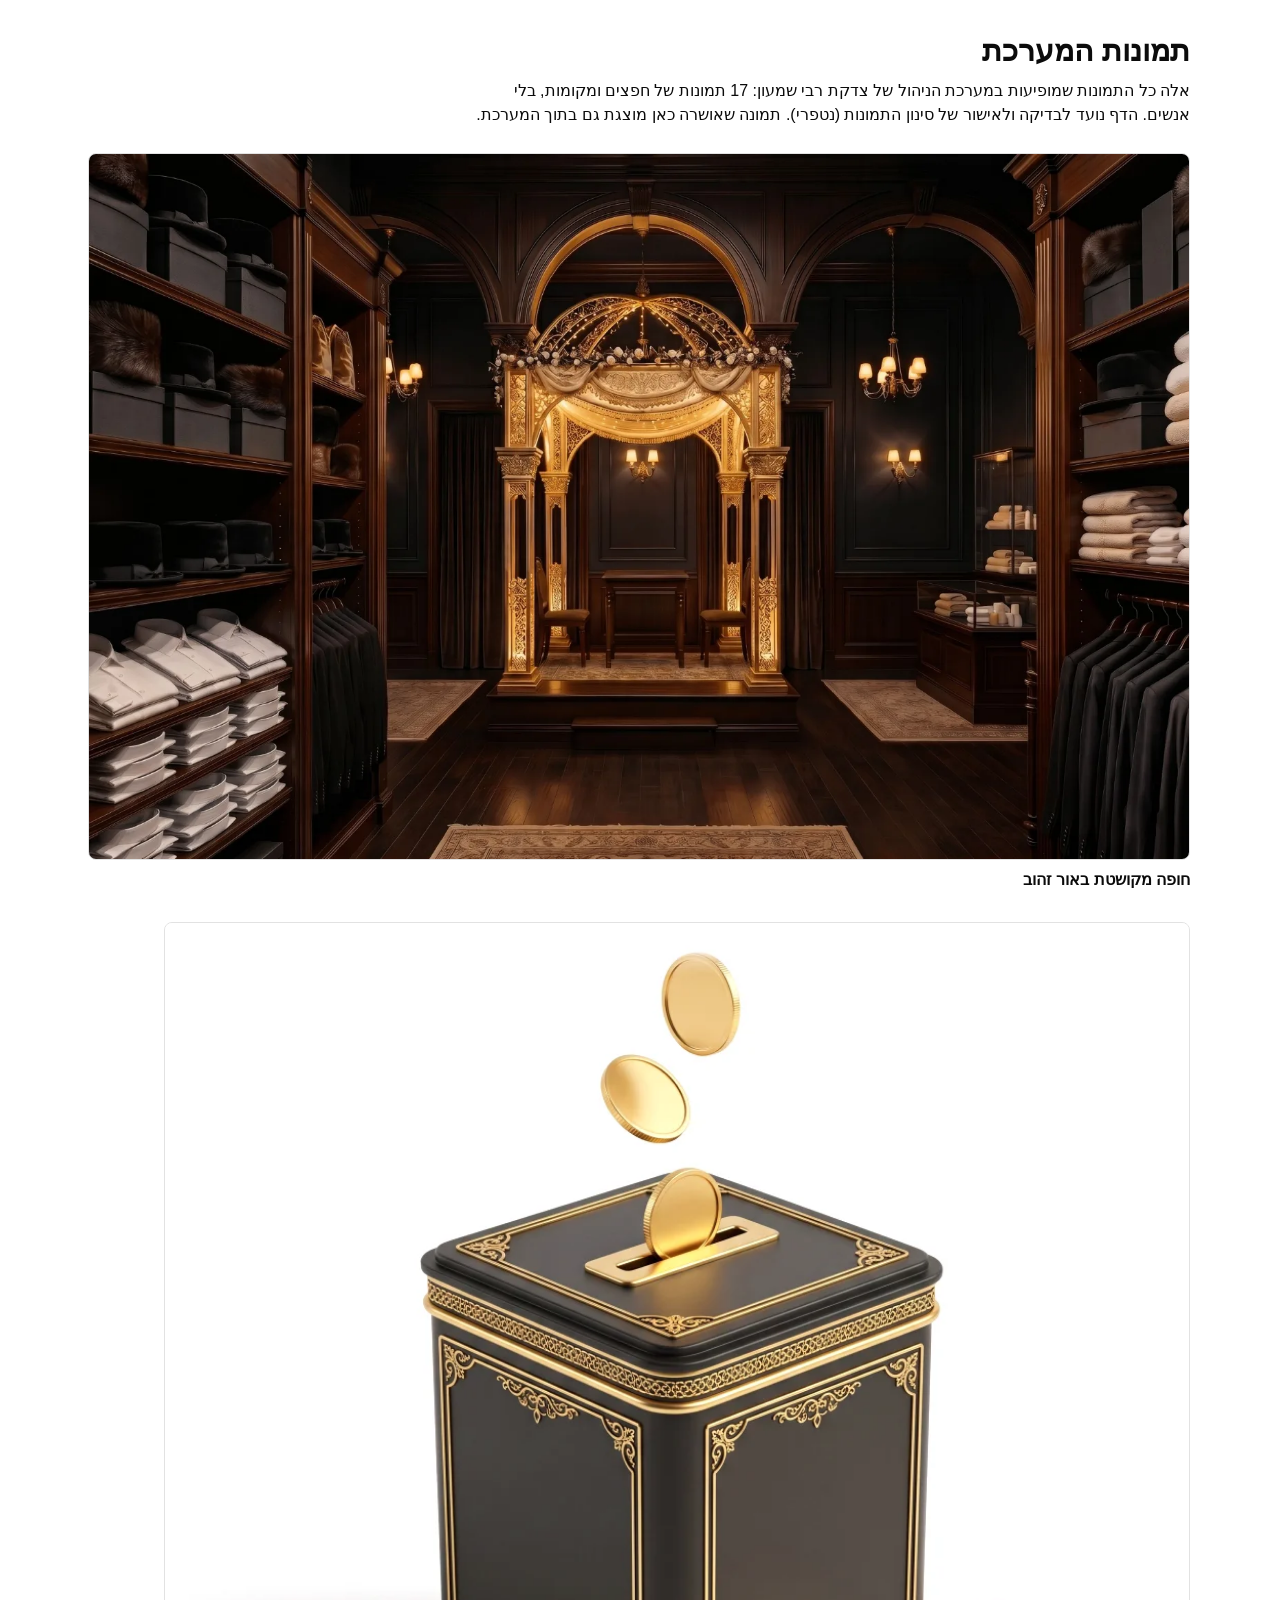
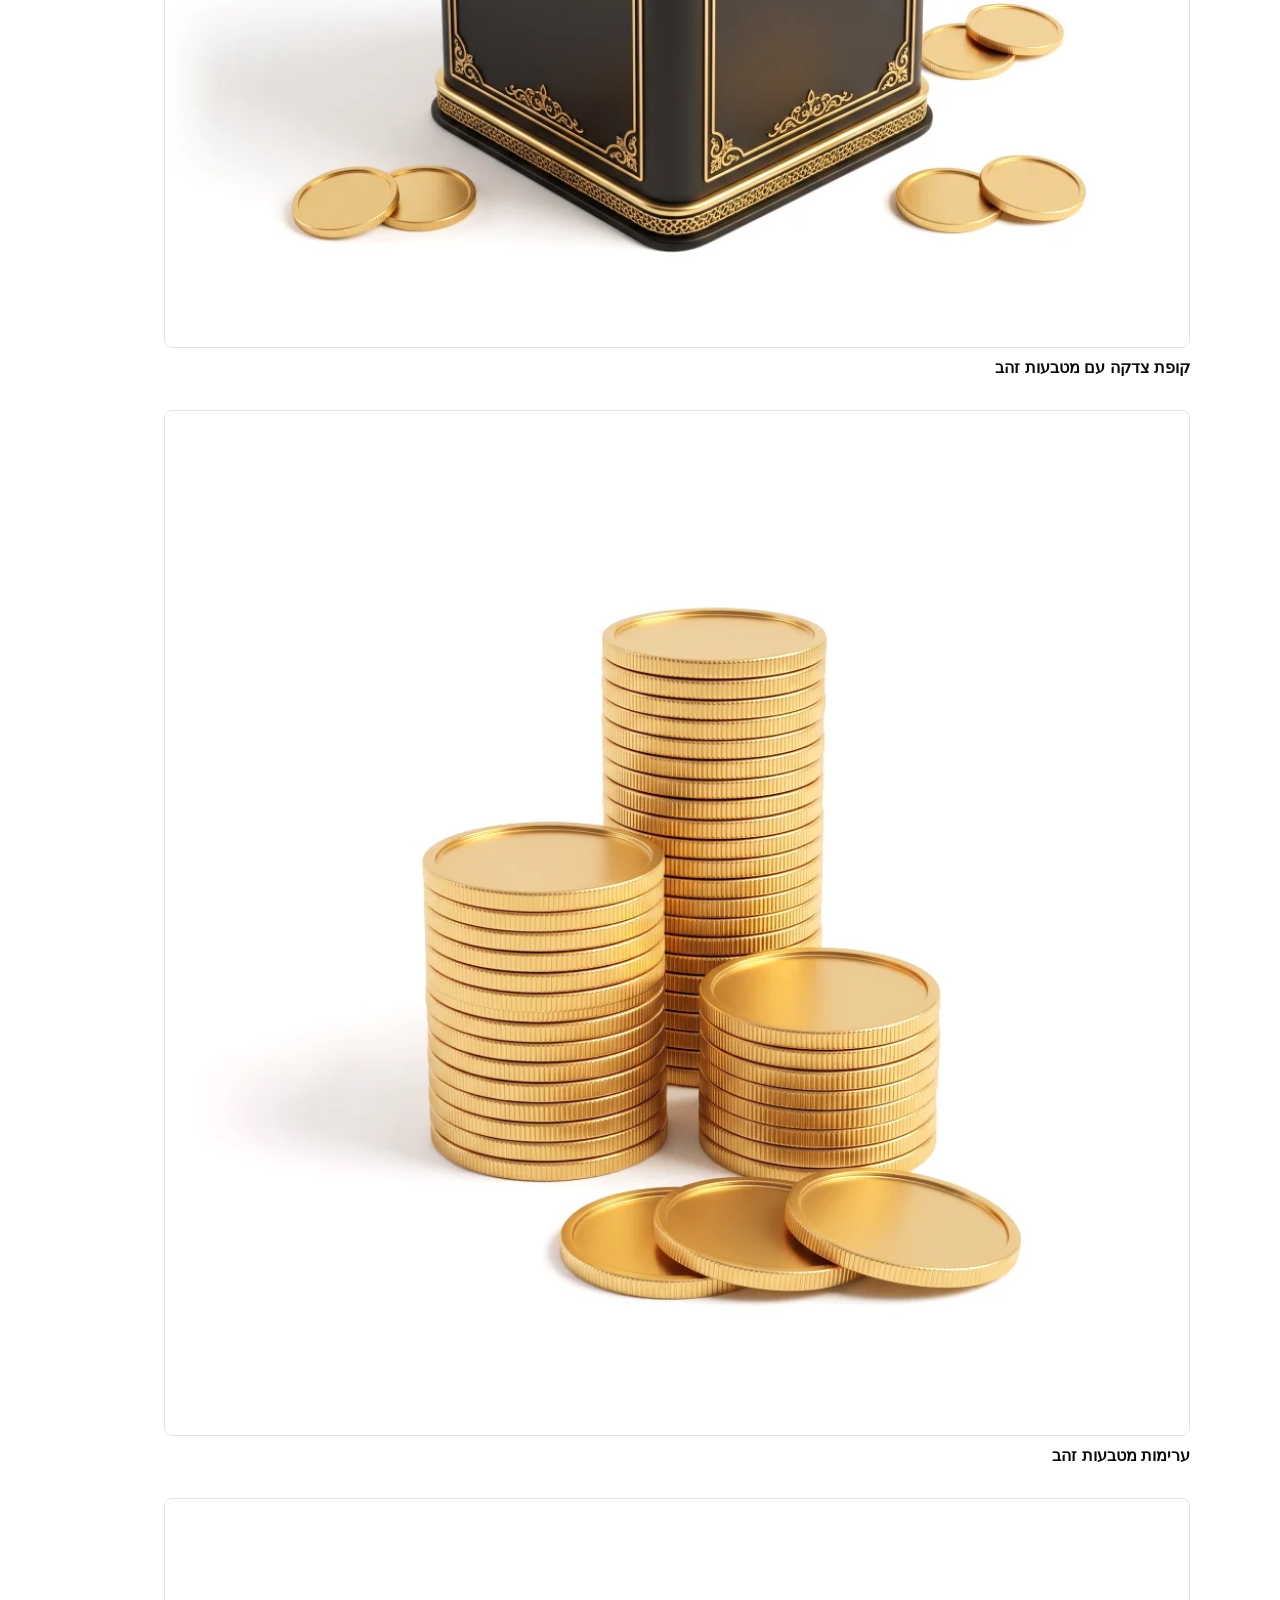
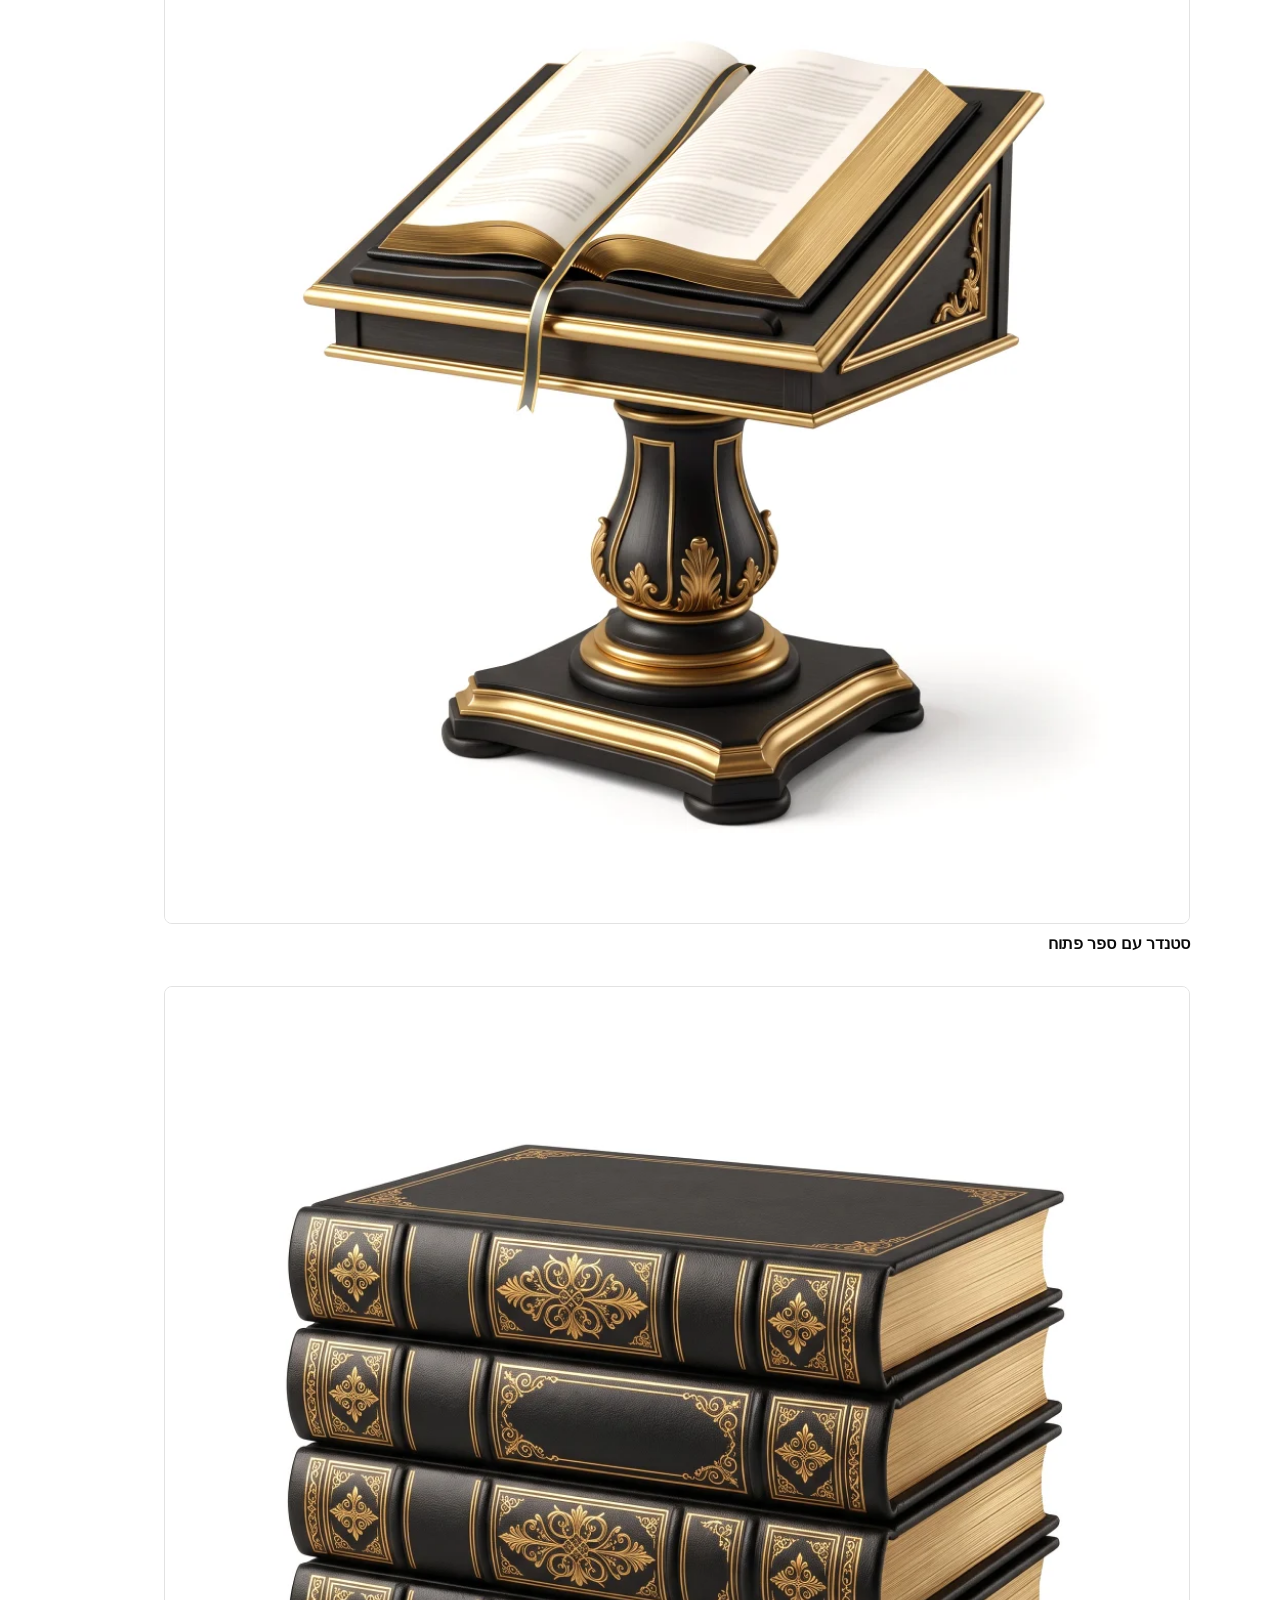
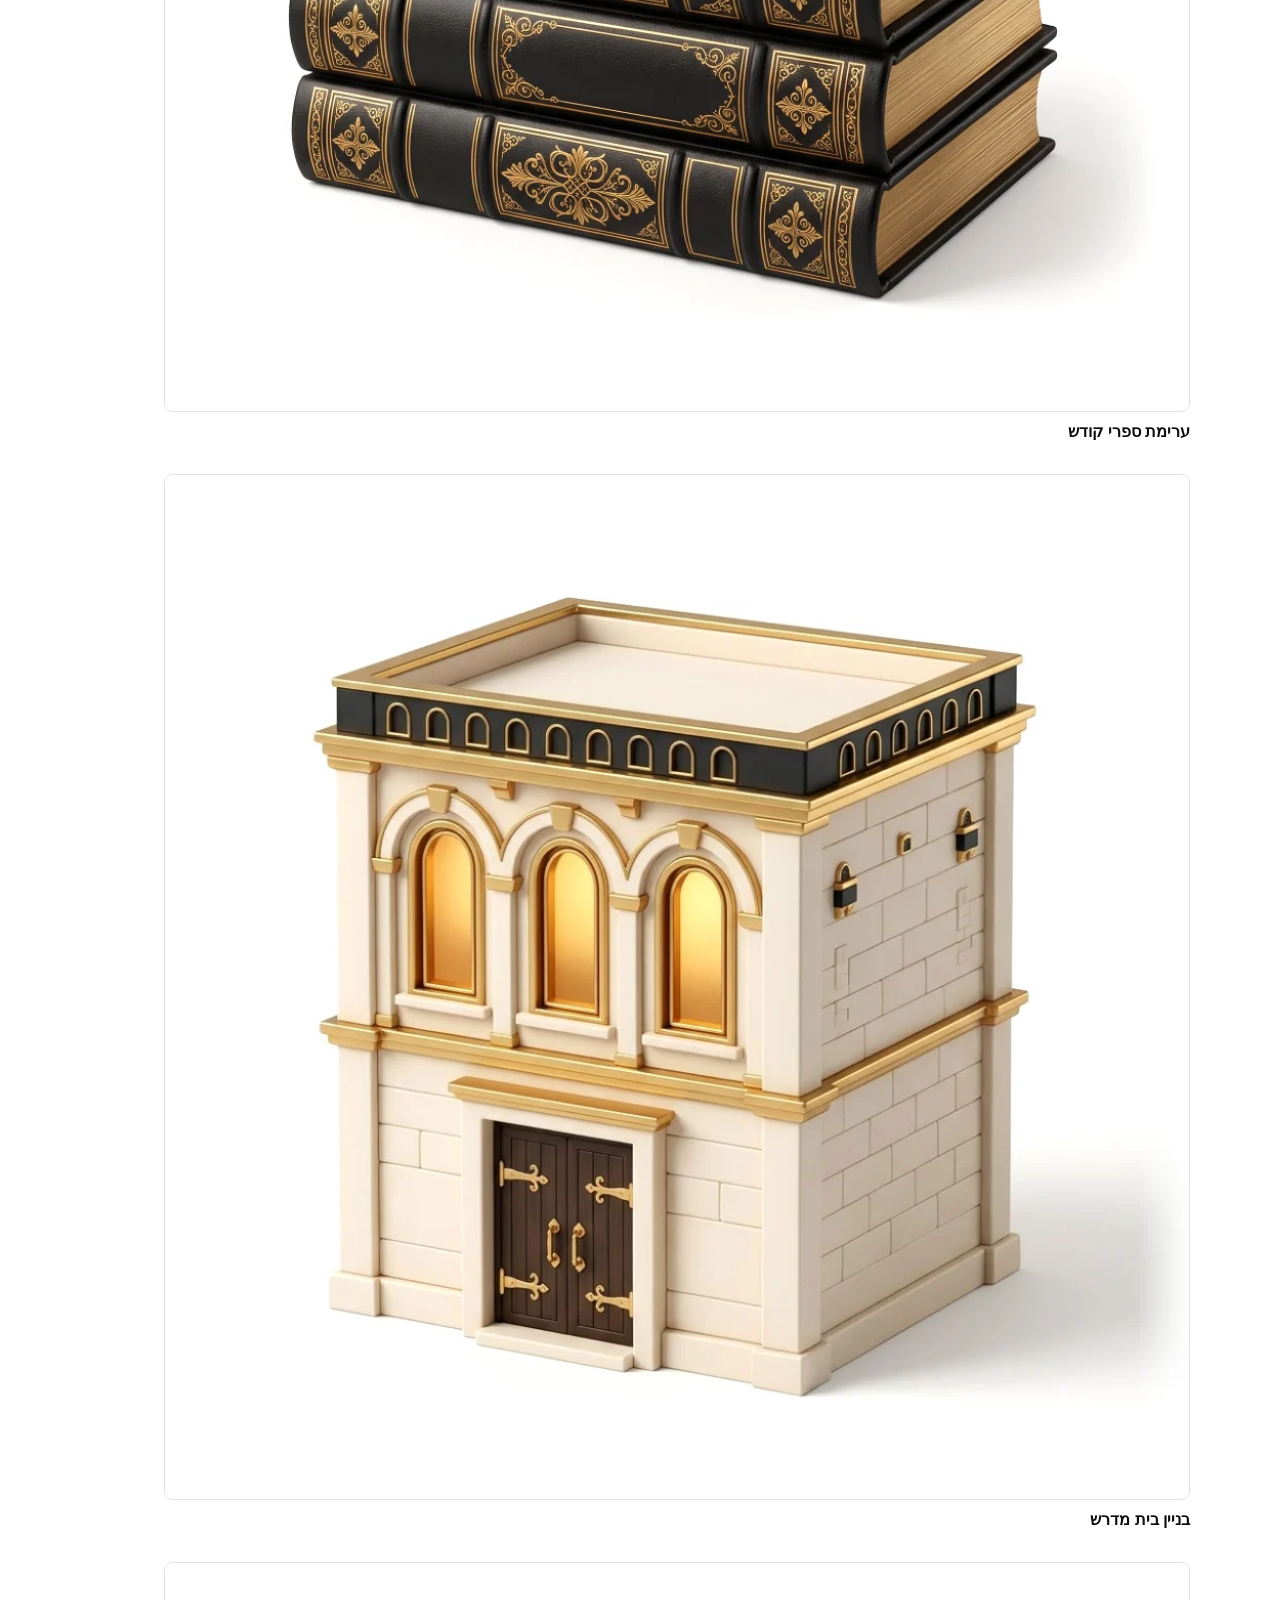
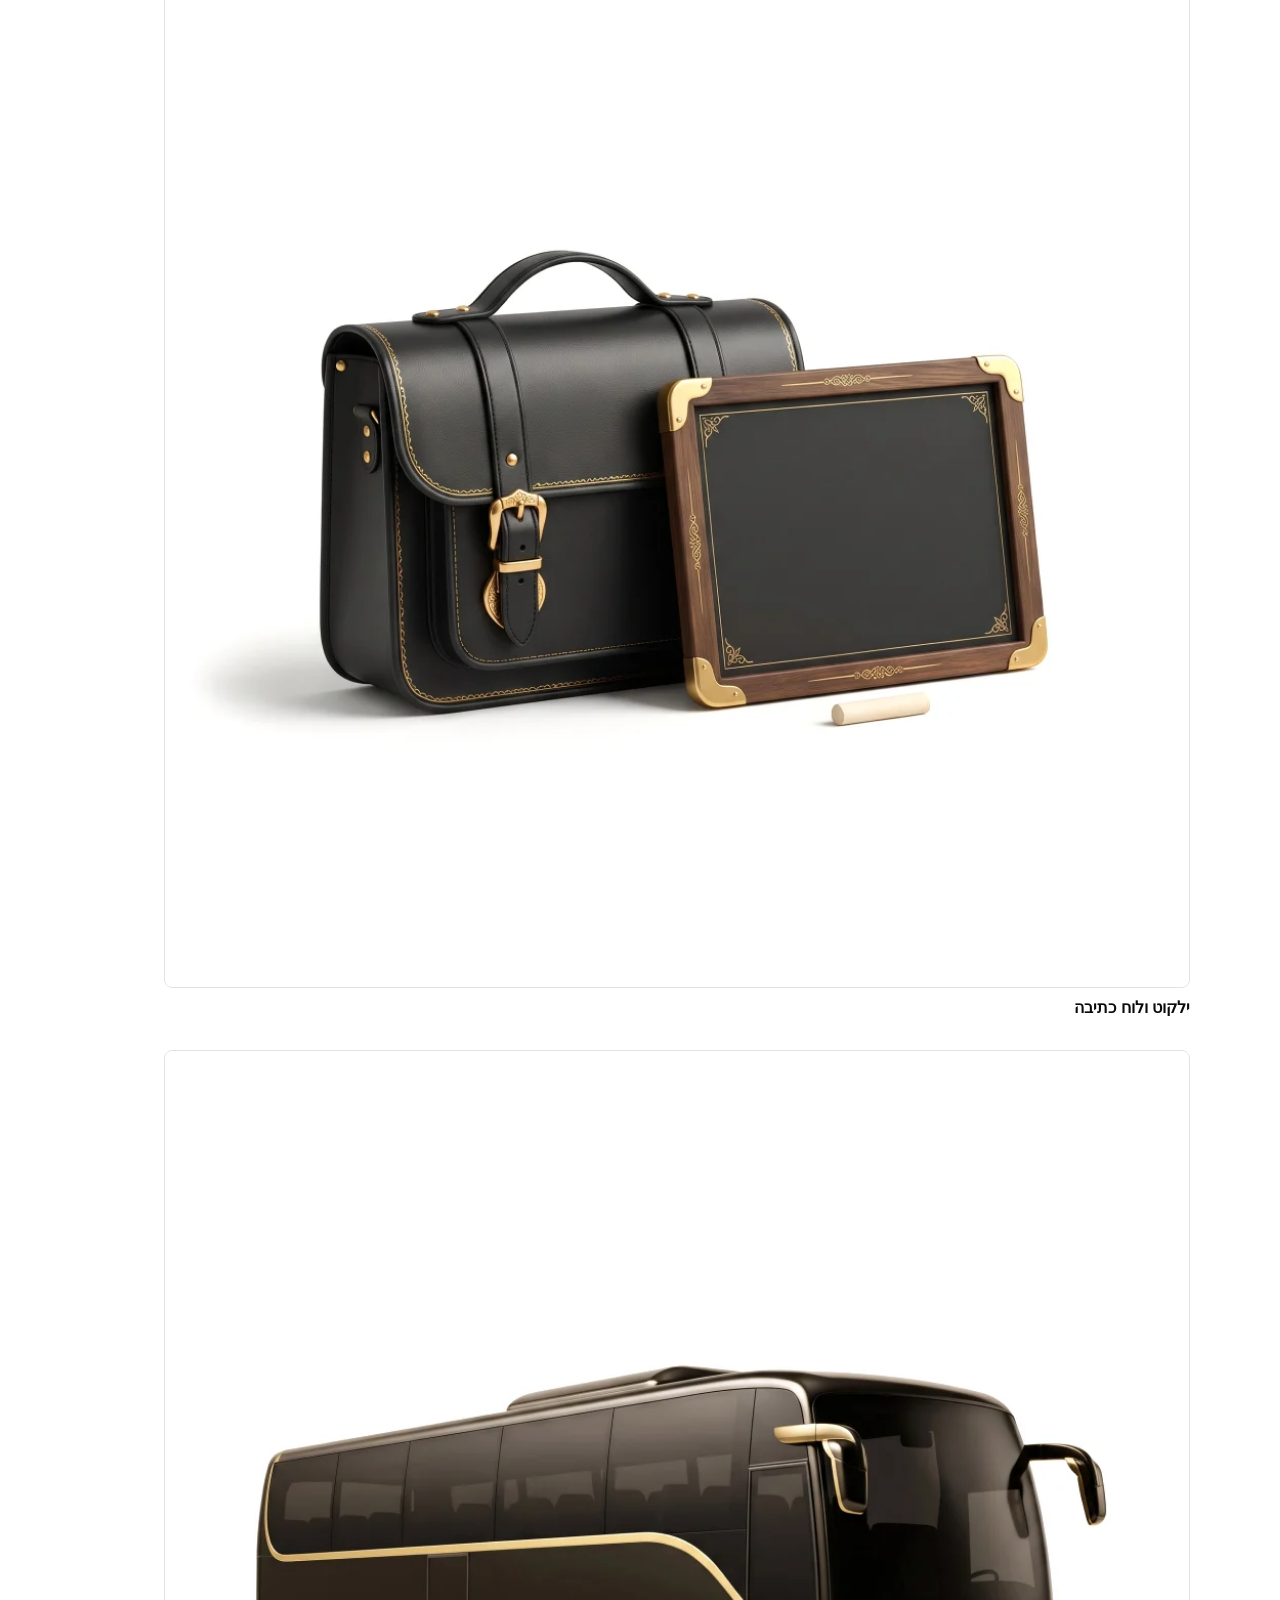
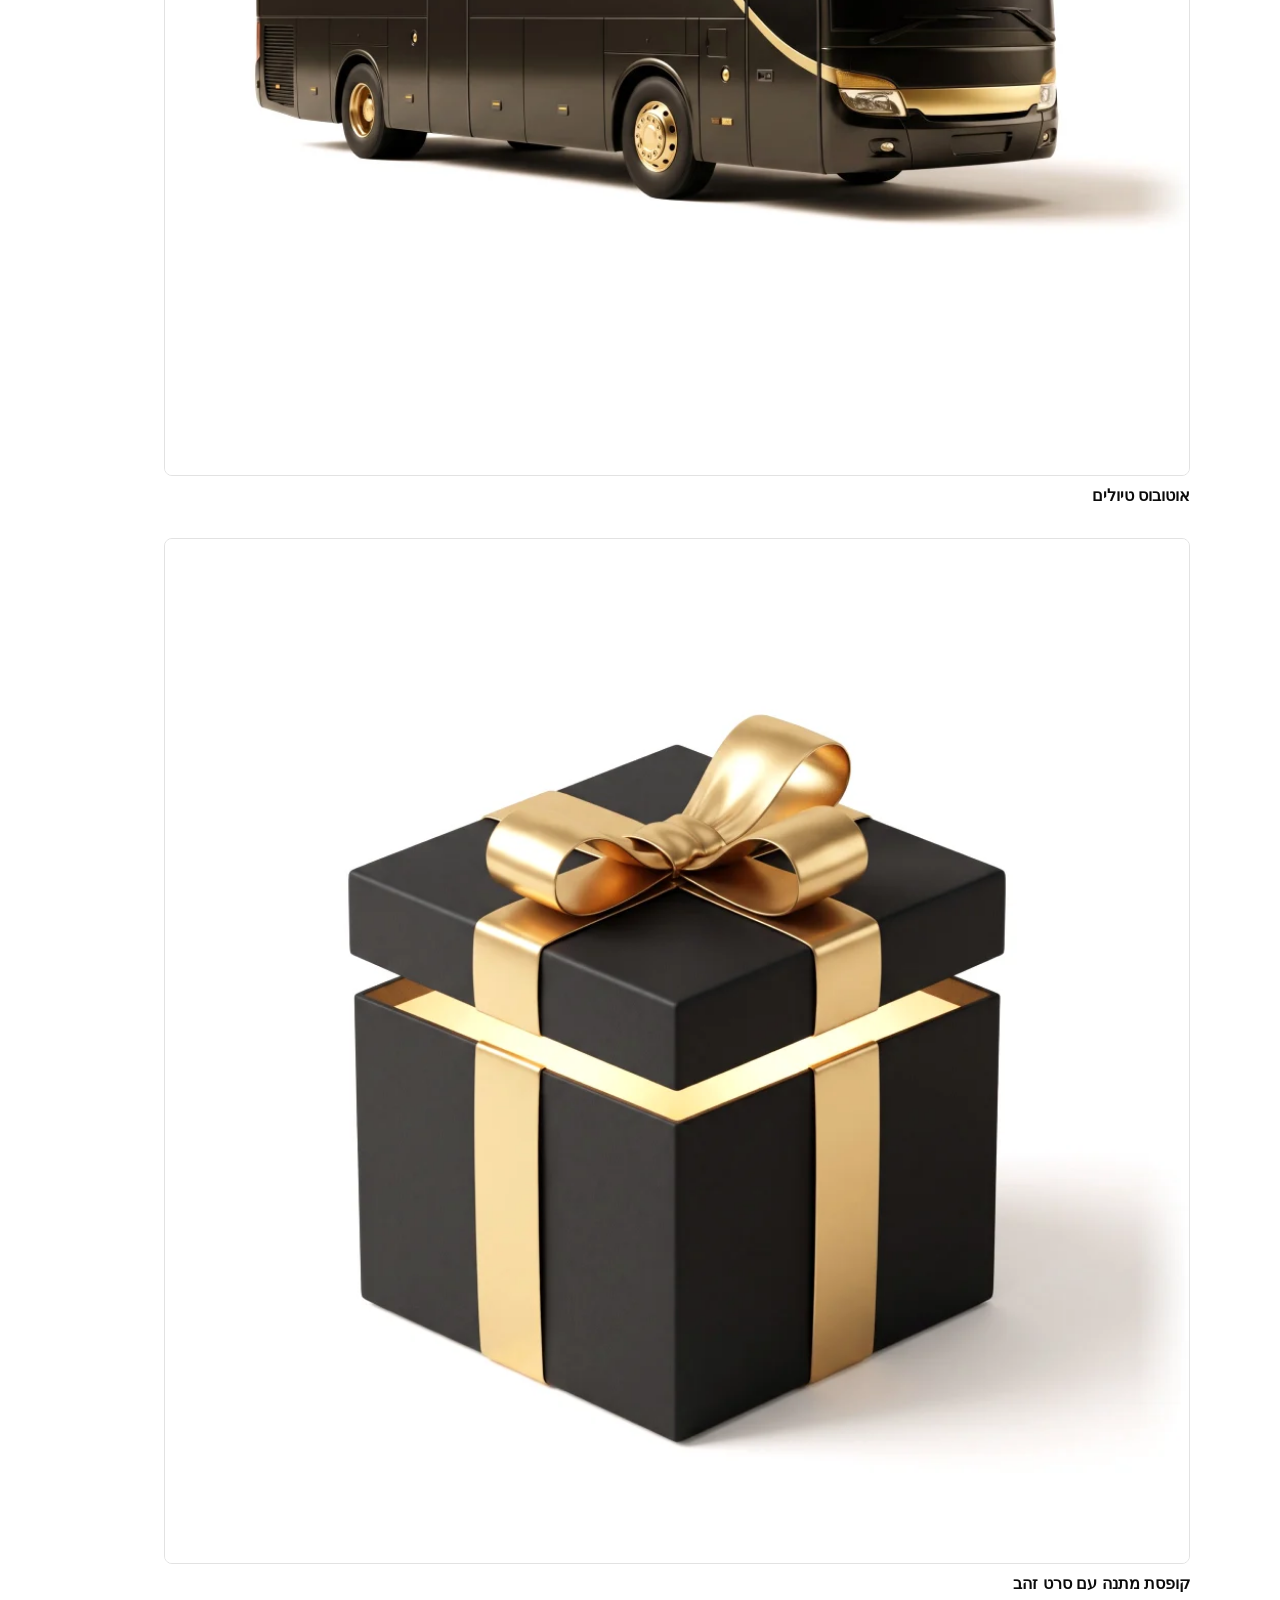
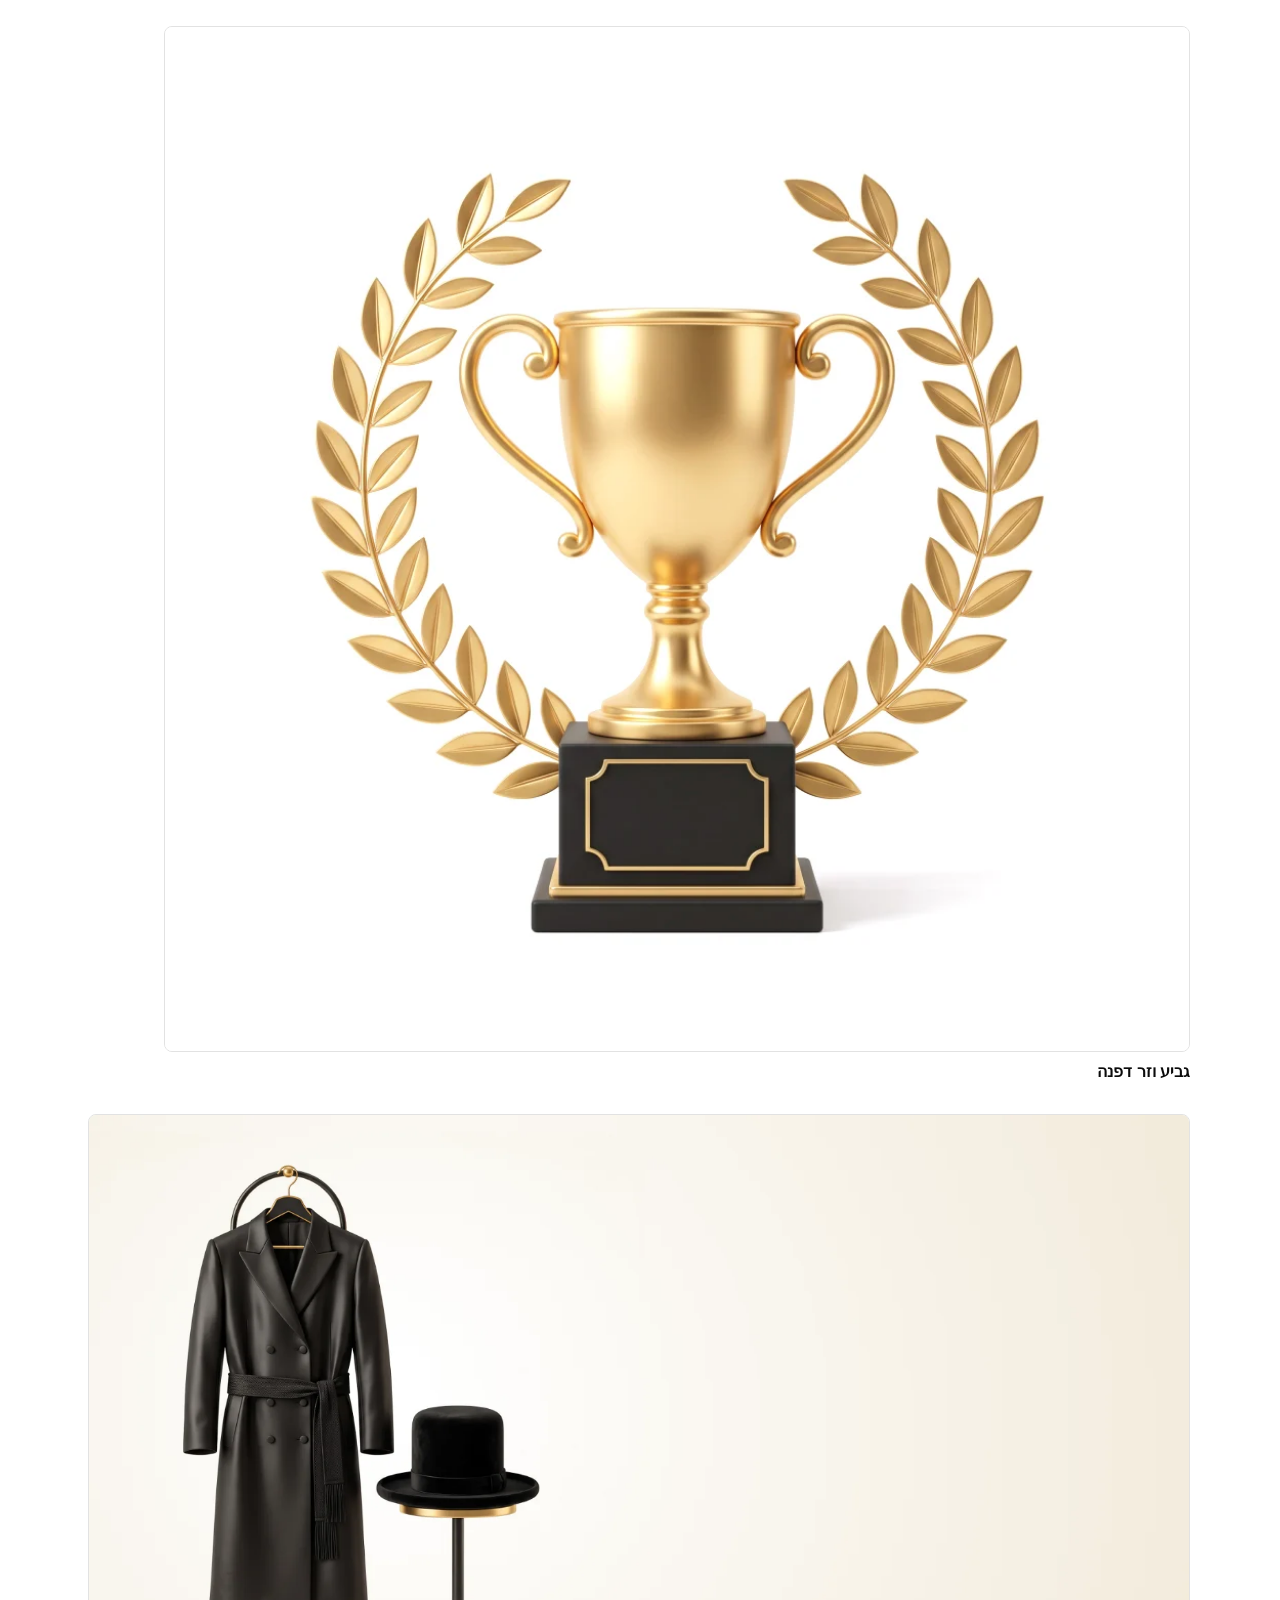
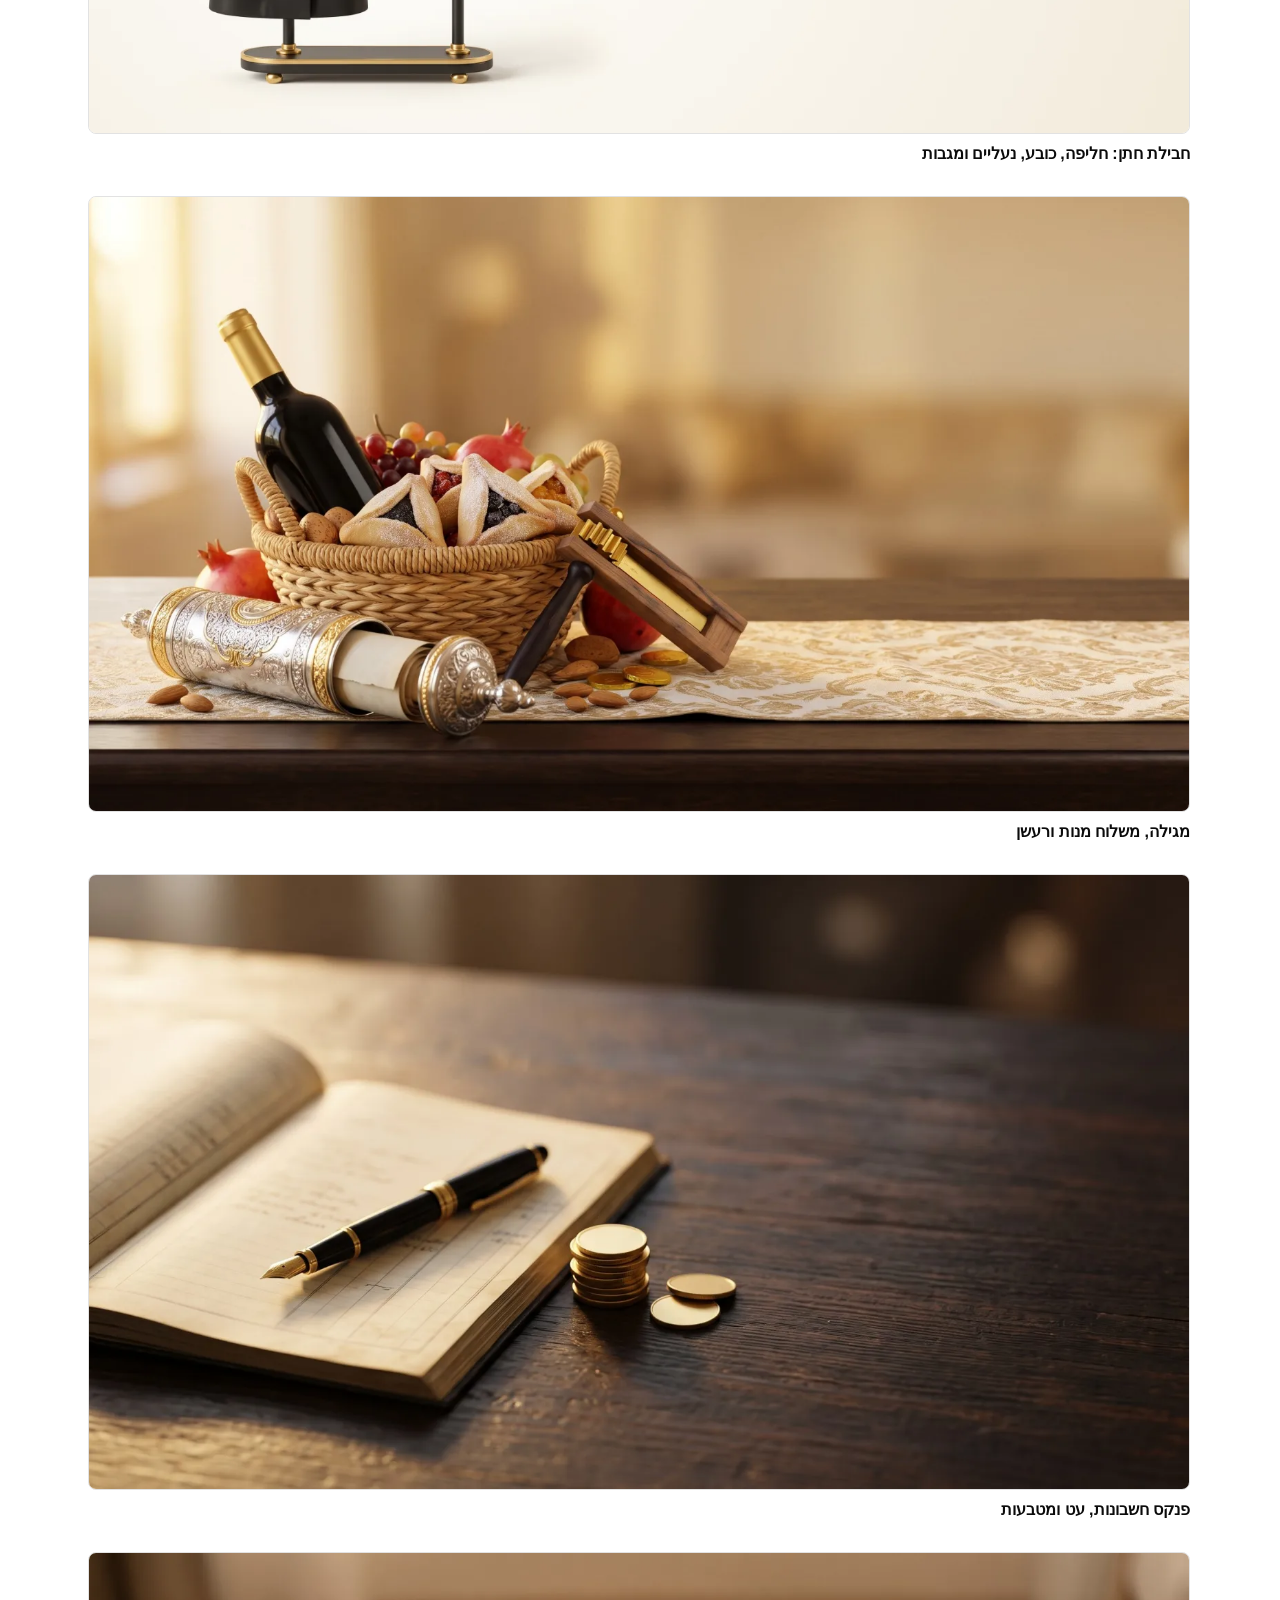
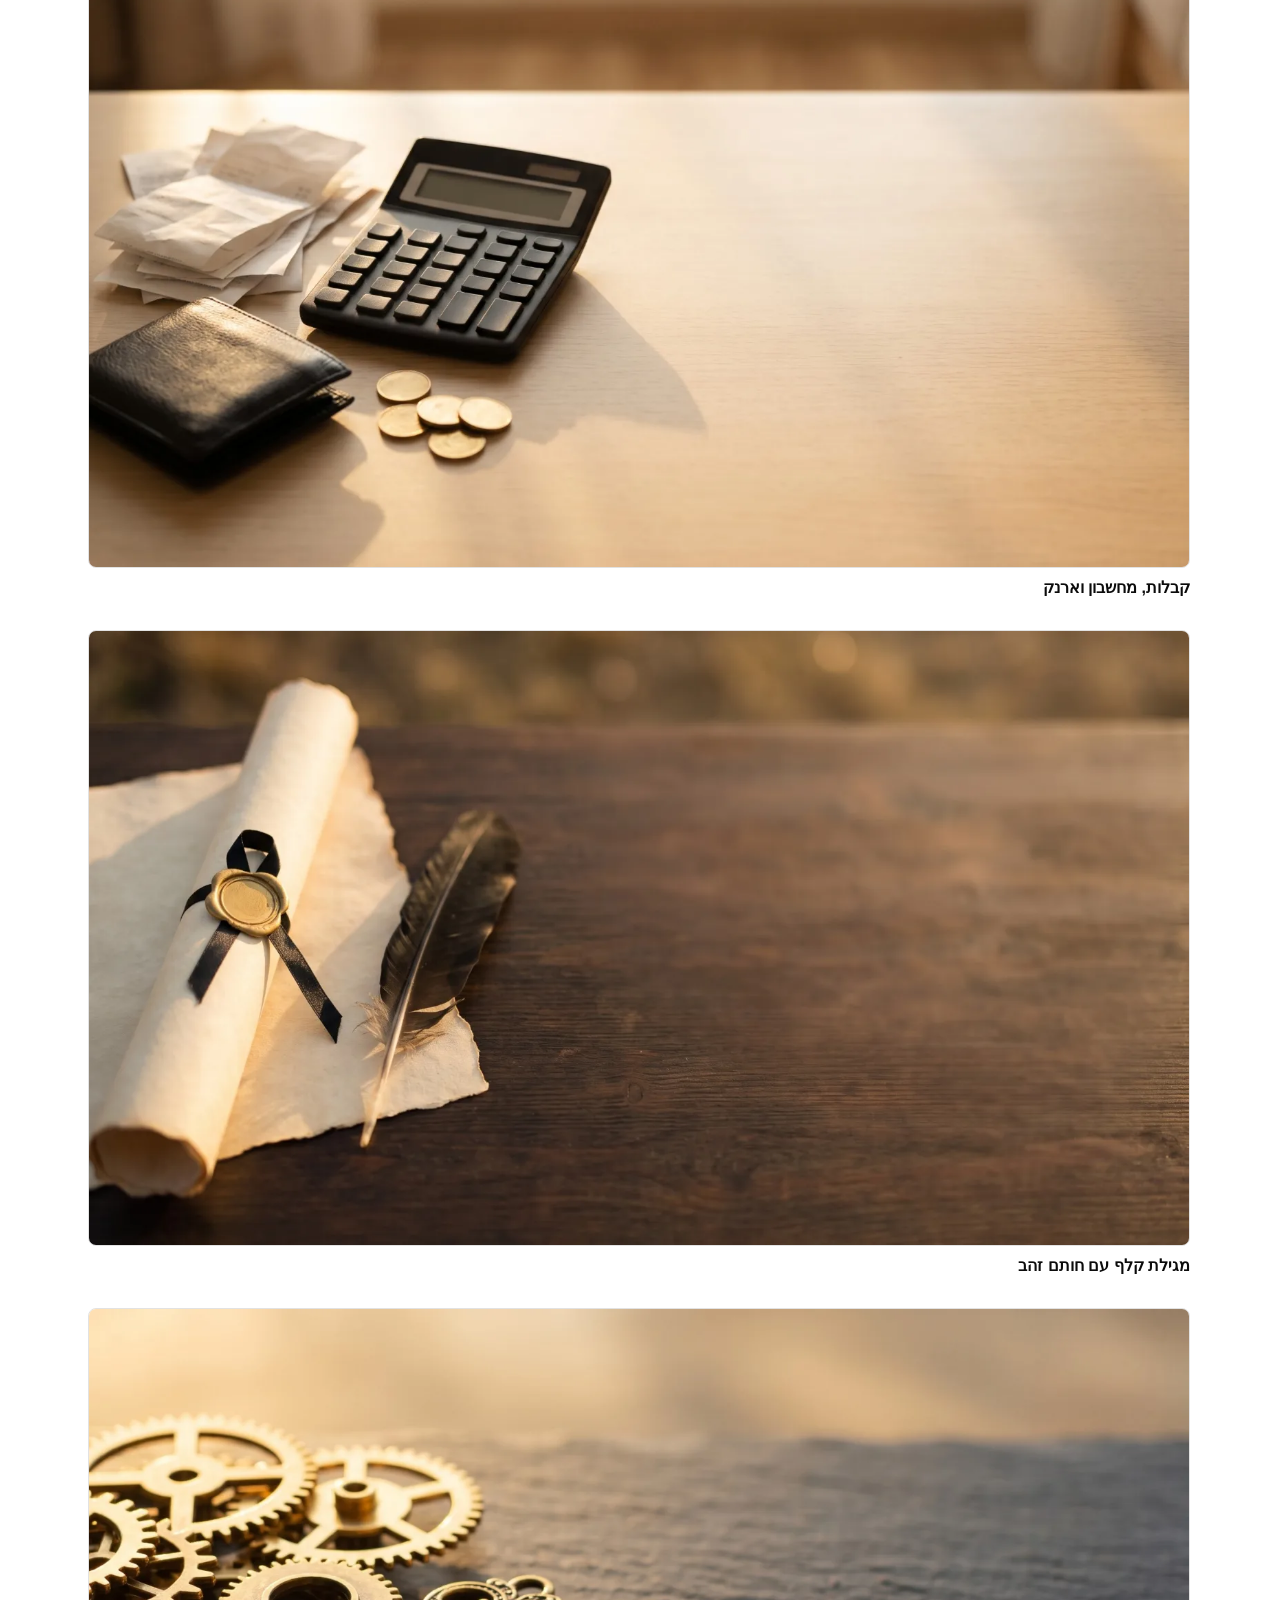
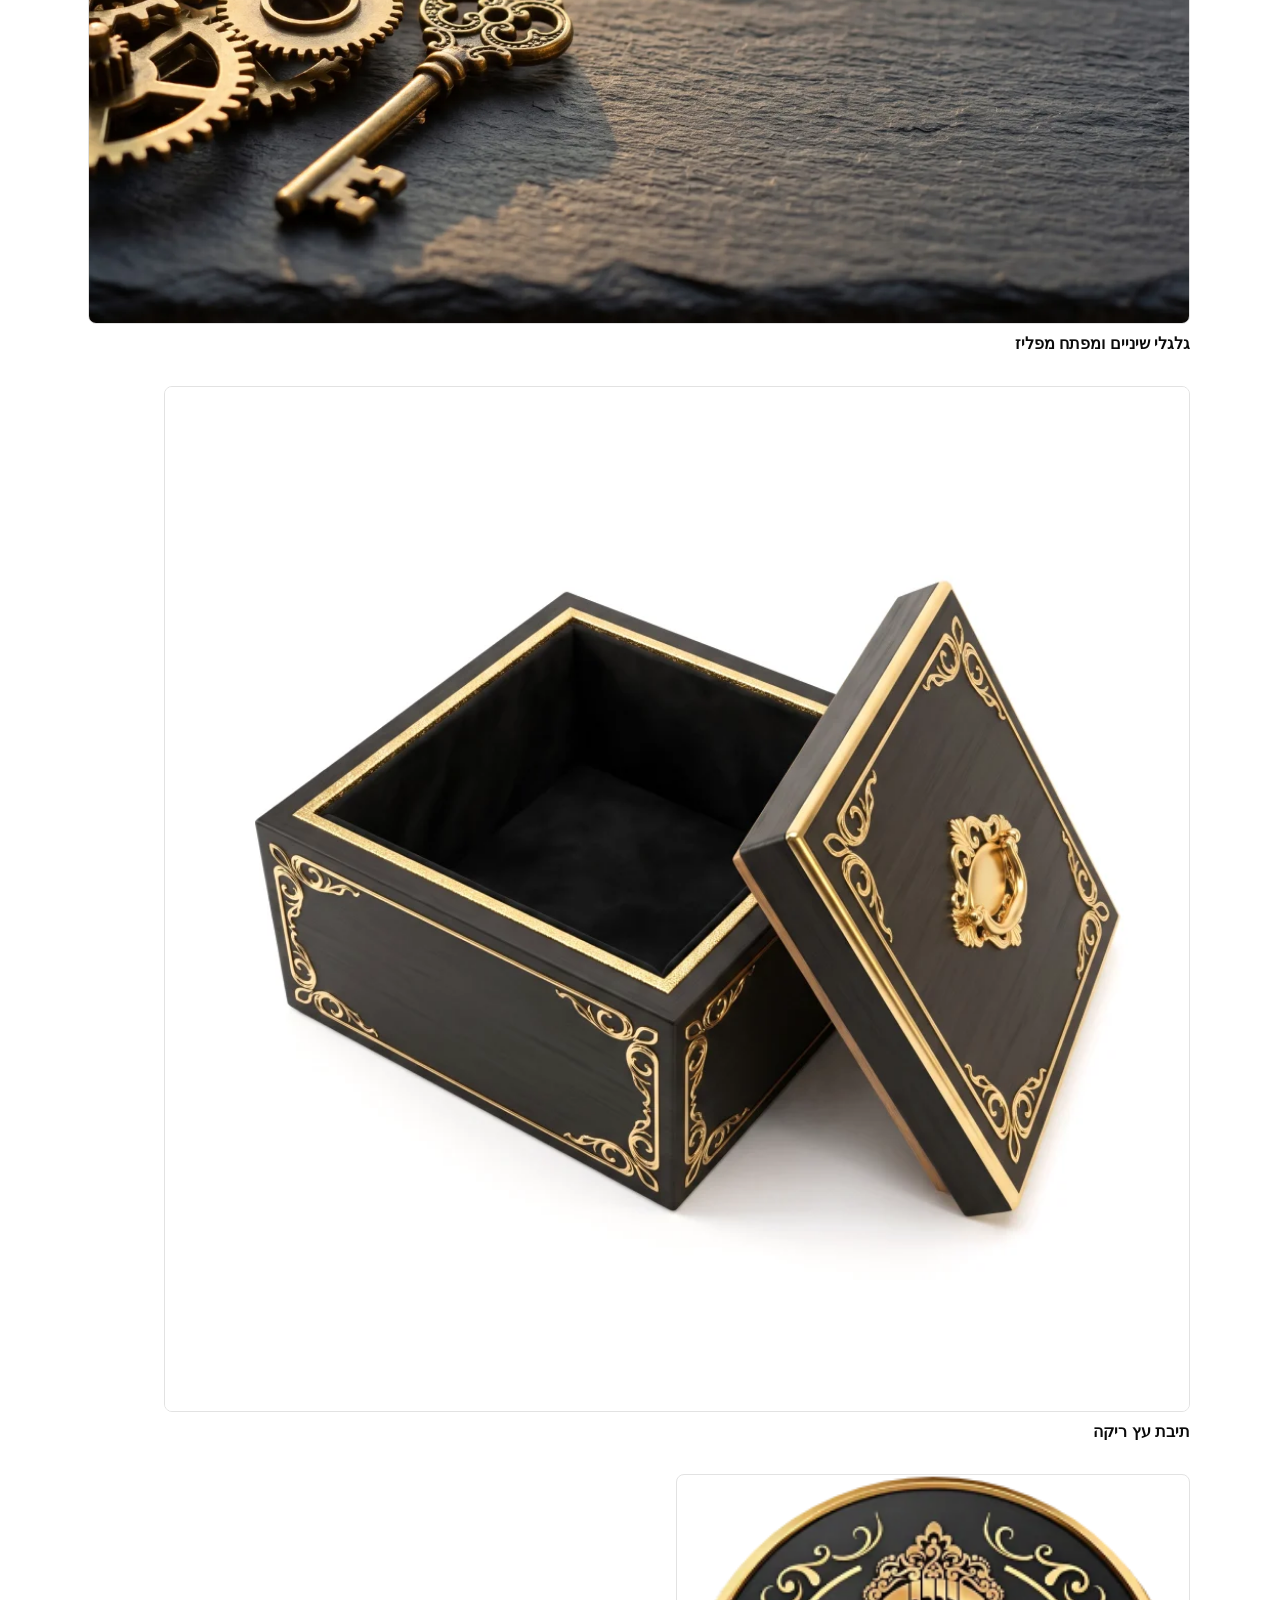
<file: pictures.html>
<!doctype html>
<html lang="he" dir="rtl">
<head>
<meta charset="utf-8">
<meta name="viewport" content="width=device-width, initial-scale=1">
<meta name="robots" content="noindex">
<title>תמונות המערכת · צדקת רבי שמעון</title>
<link rel="stylesheet" href="nd/pictures.css">
</head>
<body>
<main>
<h1>תמונות המערכת</h1>
<p>אלה כל התמונות שמופיעות במערכת הניהול של צדקת רבי שמעון: 17 תמונות של חפצים ומקומות, בלי אנשים. הדף נועד לבדיקה ולאישור של סינון התמונות (נטפרי). תמונה שאושרה כאן מוצגת גם בתוך המערכת.</p>
<figure><img src="assets/img/nd/hero.webp" alt="חופה מקושטת באור זהוב" width="1920" height="1080"><figcaption>חופה מקושטת באור זהוב</figcaption></figure>
<figure><img src="assets/img/nd/kupa.webp" alt="קופת צדקה עם מטבעות זהב" width="1024" height="1024"><figcaption>קופת צדקה עם מטבעות זהב</figcaption></figure>
<figure><img src="assets/img/nd/coins.webp" alt="ערימות מטבעות זהב" width="1024" height="1024"><figcaption>ערימות מטבעות זהב</figcaption></figure>
<figure><img src="assets/img/nd/gedola.webp" alt="סטנדר עם ספר פתוח" width="1024" height="1024"><figcaption>סטנדר עם ספר פתוח</figcaption></figure>
<figure><img src="assets/img/nd/ktana.webp" alt="ערימת ספרי קודש" width="1024" height="1024"><figcaption>ערימת ספרי קודש</figcaption></figure>
<figure><img src="assets/img/nd/kibbutz.webp" alt="בניין בית מדרש" width="1024" height="1024"><figcaption>בניין בית מדרש</figcaption></figure>
<figure><img src="assets/img/nd/cheder.webp" alt="ילקוט ולוח כתיבה" width="1024" height="1024"><figcaption>ילקוט ולוח כתיבה</figcaption></figure>
<figure><img src="assets/img/nd/tiyul.webp" alt="אוטובוס טיולים" width="1024" height="1024"><figcaption>אוטובוס טיולים</figcaption></figure>
<figure><img src="assets/img/nd/matana.webp" alt="קופסת מתנה עם סרט זהב" width="1024" height="1024"><figcaption>קופסת מתנה עם סרט זהב</figcaption></figure>
<figure><img src="assets/img/nd/gavia.webp" alt="גביע וזר דפנה" width="1024" height="1024"><figcaption>גביע וזר דפנה</figcaption></figure>
<figure><img src="assets/img/nd/maanakim.webp" alt="חבילת חתן: חליפה, כובע, נעליים ומגבות" width="1920" height="1080"><figcaption>חבילת חתן: חליפה, כובע, נעליים ומגבות</figcaption></figure>
<figure><img src="assets/img/nd/purim.webp" alt="מגילה, משלוח מנות ורעשן" width="1920" height="1080"><figcaption>מגילה, משלוח מנות ורעשן</figcaption></figure>
<figure><img src="assets/img/nd/tnuot.webp" alt="פנקס חשבונות, עט ומטבעות" width="1920" height="1080"><figcaption>פנקס חשבונות, עט ומטבעות</figcaption></figure>
<figure><img src="assets/img/nd/hotzaot.webp" alt="קבלות, מחשבון וארנק" width="1920" height="1080"><figcaption>קבלות, מחשבון וארנק</figcaption></figure>
<figure><img src="assets/img/nd/takanon.webp" alt="מגילת קלף עם חותם זהב" width="1920" height="1080"><figcaption>מגילת קלף עם חותם זהב</figcaption></figure>
<figure><img src="assets/img/nd/hagdarot.webp" alt="גלגלי שיניים ומפתח מפליז" width="1920" height="1080"><figcaption>גלגלי שיניים ומפתח מפליז</figcaption></figure>
<figure><img src="assets/img/nd/empty.webp" alt="תיבת עץ ריקה" width="1024" height="1024"><figcaption>תיבת עץ ריקה</figcaption></figure>
<figure><img src="assets/img/nd/logo.png" alt="סמל צדקת רבי שמעון" width="512" height="523"><figcaption>סמל צדקת רבי שמעון</figcaption></figure>
</main>
</body>
</html>
</file>
<file: style.css>
/* ==========================================================================
   צדקת רבי שמעון — מערכת ניהול
   גיליון סגנונות ראשי
   --------------------------------------------------------------------------
   פלטת הצבעים (זהב / שחור / שמנת) נשמרה במדויק.
   שודרגו: טיפוגרפיה, מרקם, צללים, מצבי פוקוס, תנועה ורספונסיביות.
   ========================================================================== */

/* --------------------------------------------------------------------------
   1. פונטים ואייקונים - מאוחסנים בפרויקט (assets/fonts), בלי פנייה לשרת חיצוני
   - Heebo: גוף הטקסט והממשק. פונט משתנה (variable), קובץ אחד לכל תת-קבוצת תווים
   - Material Icons: ערכת האייקונים
   -------------------------------------------------------------------------- */
/* hebrew */
@font-face {
  font-family: 'Heebo';
  font-style: normal;
  font-weight: 300 800;
  font-display: swap;
  src: url('assets/fonts/heebo-hebrew.woff2') format('woff2');
  unicode-range: U+0307-0308, U+0590-05FF, U+200C-2010, U+20AA, U+25CC, U+FB1D-FB4F;
}
/* math */
@font-face {
  font-family: 'Heebo';
  font-style: normal;
  font-weight: 300 800;
  font-display: swap;
  src: url('assets/fonts/heebo-math.woff2') format('woff2');
  unicode-range: U+0302-0303, U+0305, U+0307-0308, U+0310, U+0312, U+0315, U+031A, U+0326-0327, U+032C, U+032F-0330, U+0332-0333, U+0338, U+033A, U+0346, U+034D, U+0391-03A1, U+03A3-03A9, U+03B1-03C9, U+03D1, U+03D5-03D6, U+03F0-03F1, U+03F4-03F5, U+2016-2017, U+2034-2038, U+203C, U+2040, U+2043, U+2047, U+2050, U+2057, U+205F, U+2070-2071, U+2074-209F, U+20D0-20DC, U+20E1, U+20E5-20EF, U+2100-2112, U+2114-2115, U+2117-2121, U+2123-214F, U+2190, U+2192, U+2194-21AE, U+21B0-21E5, U+21F1-21F2, U+21F4-2211, U+2213-2214, U+2216-22FF, U+2308-230B, U+2310, U+2319, U+231C-2321, U+2336-237A, U+237C, U+2395, U+239B-23B7, U+23D0, U+23DC-23E1, U+2474-2475, U+25AF, U+25B3, U+25B7, U+25BD, U+25C1, U+25CA, U+25CC, U+25FB, U+266D-266F, U+27C0-27FF, U+2900-2AFF, U+2B0E-2B11, U+2B30-2B4C, U+2BFE, U+3030, U+FF5B, U+FF5D, U+1D400-1D7FF, U+1EE00-1EEFF;
}
/* symbols */
@font-face {
  font-family: 'Heebo';
  font-style: normal;
  font-weight: 300 800;
  font-display: swap;
  src: url('assets/fonts/heebo-symbols.woff2') format('woff2');
  unicode-range: U+0001-000C, U+000E-001F, U+007F-009F, U+20DD-20E0, U+20E2-20E4, U+2150-218F, U+2190, U+2192, U+2194-2199, U+21AF, U+21E6-21F0, U+21F3, U+2218-2219, U+2299, U+22C4-22C6, U+2300-243F, U+2440-244A, U+2460-24FF, U+25A0-27BF, U+2800-28FF, U+2921-2922, U+2981, U+29BF, U+29EB, U+2B00-2BFF, U+4DC0-4DFF, U+FFF9-FFFB, U+10140-1018E, U+10190-1019C, U+101A0, U+101D0-101FD, U+102E0-102FB, U+10E60-10E7E, U+1D2C0-1D2D3, U+1D2E0-1D37F, U+1F000-1F0FF, U+1F100-1F1AE, U+1F1E6-1F1FF, U+1F30D-1F30F, U+1F315, U+1F31C, U+1F31E, U+1F320-1F32C, U+1F336, U+1F378, U+1F37D, U+1F382, U+1F393-1F39F, U+1F3A7-1F3A8, U+1F3AC-1F3AF, U+1F3C2, U+1F3C4-1F3C6, U+1F3CA-1F3CE, U+1F3D4-1F3E0, U+1F3ED, U+1F3F1-1F3F3, U+1F3F5-1F3F7, U+1F408, U+1F415, U+1F41F, U+1F426, U+1F43F, U+1F441-1F442, U+1F444, U+1F446-1F449, U+1F44C-1F44E, U+1F453, U+1F46A, U+1F47D, U+1F4A3, U+1F4B0, U+1F4B3, U+1F4B9, U+1F4BB, U+1F4BF, U+1F4C8-1F4CB, U+1F4D6, U+1F4DA, U+1F4DF, U+1F4E3-1F4E6, U+1F4EA-1F4ED, U+1F4F7, U+1F4F9-1F4FB, U+1F4FD-1F4FE, U+1F503, U+1F507-1F50B, U+1F50D, U+1F512-1F513, U+1F53E-1F54A, U+1F54F-1F5FA, U+1F610, U+1F650-1F67F, U+1F687, U+1F68D, U+1F691, U+1F694, U+1F698, U+1F6AD, U+1F6B2, U+1F6B9-1F6BA, U+1F6BC, U+1F6C6-1F6CF, U+1F6D3-1F6D7, U+1F6E0-1F6EA, U+1F6F0-1F6F3, U+1F6F7-1F6FC, U+1F700-1F80B, U+1F810-1F847, U+1F850-1F859, U+1F860-1F887, U+1F890-1F8AD, U+1F8B0-1F8BB, U+1F8C0-1F8C1, U+1F8D0-1F8D8, U+1F900-1F90B, U+1F93B, U+1F946, U+1F984, U+1F996, U+1F9E9, U+1FA00-1FA6F, U+1FA70-1FA7C, U+1FA80-1FAC6, U+1FAC8, U+1FACC-1FADD, U+1FADF-1FAEB, U+1FAEF-1FAFA, U+1FB00-1FBFF;
}
/* latin-ext */
@font-face {
  font-family: 'Heebo';
  font-style: normal;
  font-weight: 300 800;
  font-display: swap;
  src: url('assets/fonts/heebo-latin-ext.woff2') format('woff2');
  unicode-range: U+0100-02BA, U+02BD-02C5, U+02C7-02CC, U+02CE-02D7, U+02DD-02FF, U+0304, U+0308, U+0329, U+1D00-1DBF, U+1E00-1E9F, U+1EF2-1EFF, U+2020, U+20A0-20AB, U+20AD-20C4, U+2113, U+2C60-2C7F, U+A720-A7FF;
}
/* latin */
@font-face {
  font-family: 'Heebo';
  font-style: normal;
  font-weight: 300 800;
  font-display: swap;
  src: url('assets/fonts/heebo-latin.woff2') format('woff2');
  unicode-range: U+0000-00FF, U+0131, U+0152-0153, U+02BB-02BC, U+02C6, U+02DA, U+02DC, U+0304, U+0308, U+0329, U+2000-206F, U+20AC, U+2122, U+2191, U+2193, U+2212, U+2215, U+FEFF, U+FFFD;
}
@font-face {
  font-family: 'Material Icons';
  font-style: normal;
  font-weight: 400;
  font-display: block;
  src: url('assets/fonts/material-icons.woff2') format('woff2');
}

/* --------------------------------------------------------------------------
   2. משתני עיצוב (Design Tokens)
   -------------------------------------------------------------------------- */
:root {
  /* --- רקעים: ניטרליים, בלי גוון שמנת --- */
  --bg-main: #F5F6F8;
  --surface: #FFFFFF;
  --surface-light: #F3F4F6;
  --surface-sunken: #E8EAEE;
  --row-alt: #FAFAFB;
  --row-hover: #EFF1F4;

  /* --- דיו (סרגל צד, טקסט על כהה) --- */
  --ink: #101014;
  --ink-soft: #17171D;
  --ink-rgb: 16, 16, 20;
  --white-rgb: 255, 255, 255;
  --black: #000000;

  /* --- זהב: צבע הדגשה בלבד (פעולה ראשית, פריט תפריט פעיל, נתון מפתח אחד במסך) --- */
  --gold-main: #D4AF37;
  --gold-dark: #8A6D1B;
  --gold-light: #F2DC8B;
  --gold-rgb: 212, 175, 55;

  /* --- טקסט (כל הצבעים עומדים בניגודיות 4.5:1 על רקע בהיר) --- */
  --text-main: #1A1A24;
  --text-secondary: #5B616E;
  --text-muted: #686E7A;
  --text-on-dark: #FFFFFF;
  --text-sidebar: #A9ADB8;
  --text-sidebar-hover: #FFFFFF;

  /* --- גבולות --- */
  --border-color: #E3E5EA;
  --border-strong: #C9CED6;
  --border-dark: #26262F;

  /* --- מצבים --- */
  --danger: #C81E1E;
  --danger-rgb: 200, 30, 30;
  --danger-soft: #FDECEC;
  --success: #15803D;
  --success-rgb: 21, 128, 61;
  --success-strong: #166534;
  --success-soft: #E8F5EC;
  --warning: #B45309;
  --warning-rgb: 180, 83, 9;
  --warning-strong: #7A4A06;
  --warning-soft: #FFF4E0;
  --info: #2563EB;
  --info-rgb: 37, 99, 235;
  --info-soft: #EAF1FE;
  /* גוונים למצבים על רקע כהה (הודעות צצות) */
  --on-dark-success: #7BD99A;
  --on-dark-danger: #FF9D9D;
  --on-dark-warning: #F2DC8B;

  /* --- פלטת גרפים אחת לכל המערכת (נקראת גם מ-script.js) --- */
  --chart-1: #8A6D1B;
  --chart-2: #D4AF37;
  --chart-3: #2D63B8;
  --chart-4: #79A0E6;
  --chart-5: #1D9E75;
  --chart-6: #7F77DD;
  --chart-7: #D85A30;
  --chart-8: #6B7280;
  --chart-grid: #E8EAEE;
  --chart-axis: #C9CED6;

  /* --- סולם גופנים: 6 גדלים. טקסט רץ לא יורד מ-14px; 12px רק לתוויות ולכיתובים --- */
  --fs-xs: 12px;
  --fs-sm: 14px;
  --fs-md: 16px;
  --fs-lg: 20px;
  --fs-xl: 24px;
  --fs-2xl: 32px;

  --fw-regular: 400;
  --fw-medium: 500;
  --fw-semibold: 600;
  --fw-bold: 700;

  /* --- גדלי אייקונים --- */
  --icon-sm: 16px;
  --icon-md: 20px;
  --icon-lg: 24px;
  --icon-xl: 40px;

  /* --- סולם רווחים אחד (כפולות של 4px) --- */
  --space-05: 2px;
  --space-1: 4px;
  --space-2: 8px;
  --space-3: 12px;
  --space-4: 16px;
  --space-5: 20px;
  --space-6: 24px;
  --space-8: 32px;
  --space-10: 40px;
  --space-12: 48px;

  /* --- 3 רדיוסים (עיגול מלא נעשה עם 50%) --- */
  --radius-sm: 6px;
  --radius-md: 10px;
  --radius-lg: 16px;

  /* --- צללים: רק לשכבות שצפות מעל הדף --- */
  --shadow-soft: 0 1px 2px rgba(var(--ink-rgb), 0.05);
  --shadow-raise: 0 6px 20px rgba(var(--ink-rgb), 0.10);
  --shadow-overlay: 0 24px 60px rgba(var(--ink-rgb), 0.28);
  --shadow-sidebar: none;
  --ring: 0 0 0 3px rgba(var(--ink-rgb), 0.14);

  --sidebar-width: 248px;
  --control-height: 36px;
  --font-body: 'Heebo', system-ui, sans-serif;
  --font-display: 'Heebo', system-ui, sans-serif;

  --ease-out: cubic-bezier(0.22, 1, 0.36, 1);
  --ease-soft: cubic-bezier(0.4, 0, 0.2, 1);
}

/* --------------------------------------------------------------------------
   3. איפוס והגדרות גלובליות
   -------------------------------------------------------------------------- */
* { box-sizing: border-box; margin: 0; padding: 0; }

html { -webkit-text-size-adjust: 100%; }

body {
  font-family: var(--font-body);
  font-size: var(--fs-sm);
  background-color: var(--bg-main);
  color: var(--text-main);
  direction: rtl;
  line-height: 1.5;
  height: 100vh;
  width: 100%;
  overflow: hidden;
  -webkit-font-smoothing: antialiased;
  -moz-osx-font-smoothing: grayscale;
  /* ספרות טבלאיות בכל המערכת: סכומים מתיישרים זה מתחת לזה */
  font-variant-numeric: tabular-nums lining-nums;
}

button, input, select, textarea { font-family: inherit; font-size: inherit; outline: none; color: inherit; }

::selection { background: rgba(var(--gold-rgb), 0.28); color: var(--text-main); }

/* פס גלילה עדין ואחיד בכל המערכת */
* { scrollbar-width: thin; scrollbar-color: var(--border-strong) transparent; }
*::-webkit-scrollbar { width: 9px; height: 9px; }
*::-webkit-scrollbar-track { background: transparent; }
*::-webkit-scrollbar-thumb {
  background: var(--border-strong);
  border-radius: var(--radius-lg);
  border: 2px solid var(--bg-main);
}
*::-webkit-scrollbar-thumb:hover { background: var(--text-muted); }

/* ערכת האייקונים היחידה במערכת */
.material-icons-regular {
  font-family: 'Material Icons';
  font-weight: var(--fw-regular); font-style: normal;
  font-size: var(--icon-lg); display: inline-block;
  direction: ltr; line-height: 1;
  -webkit-font-smoothing: antialiased;
  letter-spacing: normal; text-transform: none; white-space: nowrap; word-wrap: normal;
  font-feature-settings: 'liga'; -webkit-font-feature-settings: 'liga';
  flex-shrink: 0;
}

/* נתון המפתח של המסך: המקום היחיד בתוכן שמקבל זהב */
.key-figure { color: var(--gold-dark); }

/* --------------------------------------------------------------------------
   4. מסך התחברות (Login)
   -------------------------------------------------------------------------- */
.login-overlay {
  position: fixed; inset: 0;
  width: 100vw; height: 100vh;
  background-image: linear-gradient(rgba(var(--ink-rgb),0.74), rgba(var(--ink-rgb),0.82)),
    url('assets/img/login-bg.png');
  background-size: cover;
  background-position: center;
  background-repeat: no-repeat;
  background-color: var(--ink);
  z-index: 9999;
  display: var(--login-init-display, flex); align-items: center; justify-content: center;
  padding: var(--space-5);
  transition: opacity 0.5s var(--ease-soft);
}
.login-overlay.hidden-login { opacity: 0; pointer-events: none; }

.login-card {
  position: relative;
  background: var(--surface);
  padding: var(--space-10) var(--space-10);
  border-radius: var(--radius-lg);
  width: 100%; max-width: 400px; text-align: center;
  box-shadow: var(--shadow-overlay);
}
.login-logo { display: block; margin: 0 auto var(--space-5); width: 112px; height: auto; }
.login-title { font-size: var(--fs-xl); font-weight: var(--fw-bold); color: var(--text-main); margin-bottom: var(--space-1); }
.login-sub { color: var(--text-secondary); font-size: var(--fs-sm); margin-bottom: var(--space-8); }
.login-loader { padding: var(--space-8) 0; }
.login-loader p { color: var(--text-secondary); margin-top: var(--space-4); font-weight: var(--fw-medium); }
.login-form { display: none; opacity: 0; transition: opacity 0.6s ease-in-out; text-align: right; }
.login-form .form-group { margin-bottom: var(--space-5); }
.login-form .btn { width: 100%; margin-top: var(--space-3); }
.login-error { display: none; color: var(--danger); margin-top: var(--space-4); font-weight: var(--fw-semibold); text-align: center; }
.input-ltr { direction: ltr; text-align: right; }

.hidden-layout { display: none !important; }
.visible-layout { display: flex !important; }

/* --------------------------------------------------------------------------
   5. פריסת האפליקציה (Layout)
   -------------------------------------------------------------------------- */
.app-layout { display: flex; height: 100%; width: 100%; }

.sidebar {
  width: var(--sidebar-width);
  flex-shrink: 0;
  background: var(--ink);
  border-left: 1px solid var(--border-dark);
  display: flex; flex-direction: column;
  padding: var(--space-5) var(--space-4);
  position: relative; z-index: 100;
}

.sidebar-header {
  display: flex; flex-direction: column; align-items: center; text-align: center;
  gap: var(--space-3); margin-bottom: var(--space-6); padding-top: var(--space-2);
}
.sidebar-header h2 { font-size: var(--fs-lg); font-weight: var(--fw-bold); color: var(--text-on-dark); margin: 0; }
.brand-subtitle { font-size: var(--fs-xs); color: var(--text-sidebar); }
#sidebar-logo { width: 96px; height: auto; cursor: pointer; }
.user-chip {
  margin-top: var(--space-2); display: inline-flex; align-items: center; gap: var(--space-1);
  font-size: var(--fs-xs); font-weight: var(--fw-medium); color: var(--text-sidebar);
  padding: var(--space-1) var(--space-3); border-radius: var(--radius-lg);
  border: 1px solid var(--border-dark);
}
.user-chip:empty { display: none; }
.user-chip .material-icons-regular { font-size: var(--icon-sm); }

.sidebar-nav {
  flex: 1; display: flex; flex-direction: column; gap: var(--space-1);
  overflow-y: auto; overflow-x: hidden;
}

.nav-item {
  position: relative; width: 100%;
  background: transparent; border: none;
  padding: var(--space-2) var(--space-3); text-align: right; border-radius: var(--radius-sm);
  cursor: pointer; color: var(--text-sidebar);
  font-size: var(--fs-sm); font-weight: var(--fw-medium); transition: background 0.15s, color 0.15s;
  display: flex; align-items: center; gap: var(--space-3); min-height: var(--control-height);
}
.nav-item:hover { background: rgba(var(--white-rgb), 0.06); color: var(--text-sidebar-hover); }
/* פריט התפריט הפעיל: אחד משלושת המקומות שמותר בהם זהב */
.nav-item.active { background: rgba(var(--gold-rgb), 0.14); color: var(--gold-light); font-weight: var(--fw-semibold); }
.nav-item.active::before { color: var(--gold-main); }

.nav-item::before {
  font-family: 'Material Icons'; font-size: var(--icon-md); font-weight: var(--fw-regular); font-style: normal;
  direction: ltr; -webkit-font-feature-settings: 'liga'; font-feature-settings: 'liga';
  letter-spacing: normal; text-transform: none; white-space: nowrap; word-wrap: normal;
  line-height: 1; flex-shrink: 0;
}
.nav-item[data-screen="dashboard-screen"]::before { content: "space_dashboard"; }
.nav-item[data-screen="members-screen"]::before { content: "groups"; }
.nav-item[data-screen="daily-report-screen"]::before { content: "insert_chart_outlined"; }
.nav-item[data-screen="expenses-summary-screen"]::before { content: "analytics"; }
.nav-item[data-screen="purim-registration-screen"]::before { content: "location_on"; }
.nav-item[data-screen="rules-screen"]::before { content: "menu_book"; }
.nav-item[data-screen="grants-screen"]::before { content: "redeem"; }
.nav-item[data-screen="settings-screen"]::before { content: "settings"; }

.sidebar-footer { margin-top: auto; padding-top: var(--space-4); border-top: 1px solid var(--border-dark); }

.main-content {
  flex: 1; min-width: 0;
  overflow-y: auto;
  padding: var(--space-5) var(--space-6);
  position: relative; z-index: 10;
}

.content-header {
  display: flex; justify-content: space-between; align-items: center; gap: var(--space-4);
  margin-bottom: var(--space-4); padding-bottom: var(--space-3);
  border-bottom: 1px solid var(--border-color);
}
.header-actions { display: flex; gap: var(--space-2); }
.page-title { font-size: var(--fs-xl); font-weight: var(--fw-bold); color: var(--text-main); line-height: 1.25; }
.page-title.small { font-size: var(--fs-md); font-weight: var(--fw-semibold); }
.page-subtitle { color: var(--text-secondary); font-size: var(--fs-sm); }

.content-screen { display: none; }
.content-screen.active-content-screen { display: block; animation: fadeIn 0.2s var(--ease-out); }
.hidden { display: none !important; }

@keyframes fadeIn { from { opacity: 0; } to { opacity: 1; } }
@keyframes cardRise { from { opacity: 0; } to { opacity: 1; } }

/* --------------------------------------------------------------------------
   6. רכיבים כלליים: כרטיסים וכפתורים
   -------------------------------------------------------------------------- */
.card-panel {
  background: var(--surface);
  border-radius: var(--radius-md);
  padding: var(--space-4);
  border: 1px solid var(--border-color);
  margin-bottom: var(--space-4);
}

/* כפתורים: סוג ראשי אחד (זהב) וסוג משני אחד (מסגרת). כל שאר הכפתורים במערכת הם וריאציות גודל של המשני. */
.btn, .members-toolbar-btn, .purim-action-btn, .header-icon-btn, .dashboard-session-btn {
  display: inline-flex; align-items: center; justify-content: center; gap: var(--space-2);
  min-height: var(--control-height); padding: 0 var(--space-4);
  border-radius: var(--radius-sm); border: 1px solid var(--border-strong);
  background: var(--surface); color: var(--text-main);
  font-family: inherit; font-size: var(--fs-sm); font-weight: var(--fw-semibold); line-height: 1.2;
  white-space: nowrap; cursor: pointer;
  transition: background 0.15s, border-color 0.15s, color 0.15s;
}
.btn:hover, .members-toolbar-btn:hover, .purim-action-btn:hover, .header-icon-btn:hover { background: var(--surface-light); border-color: var(--text-muted); }
.btn:disabled, .members-toolbar-btn:disabled, .purim-action-btn:disabled { opacity: 0.55; cursor: default; }
.btn .material-icons-regular, .members-toolbar-btn .material-icons-regular, .purim-action-btn .material-icons-regular,
.header-icon-btn .material-icons-regular, .dashboard-session-btn .material-icons-regular { font-size: var(--icon-md); }

/* פעולה ראשית: המקום היחיד שבו כפתור מקבל זהב */
.btn-primary { background: var(--gold-main); border-color: var(--gold-main); color: var(--ink); }
.btn-primary:hover { background: var(--gold-light); border-color: var(--gold-main); }
.btn-secondary { background: var(--surface); }
.btn-danger { color: var(--danger); border-color: rgba(var(--danger-rgb), 0.45); }
.btn-danger:hover { background: var(--danger-soft); border-color: var(--danger); }
.btn-sm { min-height: 28px; padding: 0 var(--space-3); font-size: var(--fs-xs); }
.btn-lg { min-height: 44px; padding: 0 var(--space-6); font-size: var(--fs-md); }
.btn-block { width: 100%; }
.btn-end { margin-right: auto; }

/* כפתור אייקון בלבד */
.header-icon-btn, .dashboard-session-btn, .btn-icon { width: var(--control-height); padding: 0; }
.header-icon-btn--danger { color: var(--danger); }
.header-icon-btn--danger:hover { background: var(--danger-soft); border-color: var(--danger); }
.members-toolbar-btn.is-save { border-color: var(--success); background: var(--success-soft); color: var(--success); }

/* כפתור רפאים: אייקון קטן בתוך שורה */
.icon-ghost-btn, .grants-archive-del {
  display: inline-flex; align-items: center; justify-content: center; width: 28px; height: 28px;
  border: none; border-radius: var(--radius-sm); background: transparent; color: var(--text-muted); cursor: pointer;
  transition: background 0.15s, color 0.15s;
}
.icon-ghost-btn .material-icons-regular, .grants-archive-del .material-icons-regular { font-size: var(--icon-md); }
.icon-ghost-btn:hover, .grants-archive-edit:hover { background: var(--surface-sunken); color: var(--text-main); }

.grants-archive-del.grants-archive-edit:hover { background: var(--surface-sunken); color: var(--text-main); }

/* תגי סטטוס: צורה אחת, ארבעה גוונים */
.badge {
  display: inline-flex; align-items: center; gap: var(--space-1);
  padding: var(--space-05) var(--space-2); border-radius: var(--radius-lg);
  font-size: var(--fs-xs); font-weight: var(--fw-semibold); white-space: nowrap;
  background: var(--surface-sunken); color: var(--text-secondary);
}
.badge .material-icons-regular { font-size: var(--icon-sm); }
.badge--success { background: var(--success-soft); color: var(--success-strong); }
.badge--danger { background: var(--danger-soft); color: var(--danger); }
.badge--warning { background: var(--warning-soft); color: var(--warning-strong); }
.badge--info { background: var(--info-soft); color: var(--info); }

/* פס התקדמות */
.progress { height: 6px; border-radius: var(--radius-lg); background: var(--surface-sunken); overflow: hidden; min-width: 56px; }
.progress > span { display: block; height: 100%; border-radius: inherit; background: var(--text-main); transition: width 0.4s var(--ease-out); }
.progress--done > span { background: var(--success); }
.progress-cell { display: flex; align-items: center; gap: var(--space-2); }
.progress-cell .progress { flex: 1; }
.progress-cell small { font-size: var(--fs-xs); color: var(--text-secondary); min-width: 34px; text-align: left; direction: ltr; }

/* --------------------------------------------------------------------------
   7. לוח בקרה — פס עליון ומדדים
   -------------------------------------------------------------------------- */
.dashboard-year-select {
  background: var(--surface-light); border: 1px solid var(--border-color);
  color: var(--text-main); padding: var(--space-2) var(--space-4); border-radius: var(--radius-sm);
  font-size: var(--fs-sm); font-weight: var(--fw-bold); cursor: pointer; outline: none;
  transition: border-color 0.18s;
  appearance: none; -webkit-appearance: none;
  padding-left: var(--space-8);
  background-image: url('data:image/svg+xml;utf8,<svg xmlns="http://www.w3.org/2000/svg" width="14" height="14" viewBox="0 0 24 24" fill="none" stroke="%23A38525" stroke-width="2.5" stroke-linecap="round" stroke-linejoin="round"><polyline points="6 9 12 15 18 9"></polyline></svg>');
  background-repeat: no-repeat; background-position: left 10px center;
}
.dashboard-year-select:focus { border-color: var(--gold-main); }

/* מדדים */
.metrics-row {
  display: grid; grid-template-columns: repeat(3, 1fr);
  gap: var(--space-4); margin-bottom: var(--space-5);
}
.metric-card {
  background: var(--surface); border: 1px solid var(--border-color);
  border-radius: var(--radius-md); padding: var(--space-4) var(--space-5);
  cursor: pointer; transition: border-color 0.2s, box-shadow 0.2s;
}
.metric-card:hover { border-color: var(--border-strong); }
.metric-label { font-size: var(--fs-xs); color: var(--text-secondary); font-weight: var(--fw-semibold); margin-bottom: var(--space-2); }
.metric-value { font-size: var(--fs-2xl); font-weight: var(--fw-bold); color: var(--text-main); letter-spacing: -0.5px; line-height: 1.1; margin-bottom: var(--space-2); }
.metric-value.metric-danger { color: var(--danger); }
.metric-hint { font-size: var(--fs-xs); color: var(--text-muted); }
.metrics-row-4 { grid-template-columns: repeat(4, 1fr); }
.metric-card.no-click { cursor: default; }
.metric-card.no-click:hover { border-color: var(--border-color); }
.metric-card-accent { background: var(--surface-light); border-color: var(--border-strong); }
.metric-card-accent .metric-value, .metric-card-accent .metric-label, .metric-card-accent .metric-hint { color: var(--text-main); }
#members-table-body td:first-child { font-weight: var(--fw-regular); }
.missing-star { color: var(--danger); font-weight: var(--fw-bold); margin-right: var(--space-1); font-size: var(--fs-md); }
.members-editing tbody tr { cursor: default; }
.members-editing td[data-field] { background: var(--surface) !important; box-shadow: inset 0 0 0 1px var(--text-main); cursor: text; }
.members-editing td[data-field]:focus { outline: none; box-shadow: inset 0 0 0 2px var(--gold-main); }
.members-toolbar-btn.is-save { border-color: var(--success); background: var(--success-soft); color: var(--success); }
.exp-year-bar { display: flex; align-items: center; gap: var(--space-3); margin-bottom: var(--space-4); }
.exp-cat-row { background: var(--surface-light); cursor: pointer; }
.exp-cat-row:hover { background: var(--surface-light); }
.exp-cat-row td { font-weight: var(--fw-bold); color: var(--text-main); }
.exp-cat-row td:first-child { display: flex; align-items: center; gap: var(--space-1); }
.exp-cat-caret { font-size: var(--fs-lg); transition: transform 0.15s; }
.exp-cat-row.collapsed .exp-cat-caret { transform: rotate(-90deg); }
.exp-cat-total { color: var(--text-main); }
.exp-sub-row td { background: var(--surface); }
.exp-sub-name { padding-right: var(--space-8); color: var(--text-secondary); position: relative; }
.exp-sub-name::before { content: "↳"; position: absolute; right: 16px; color: var(--text-muted); }
.exp-sub-amount { color: var(--text-secondary); }
.exp-grand-row td { background: var(--text-main); color: var(--text-on-dark); font-size: var(--fs-sm); }
.exp-grand-row td strong { color: var(--text-on-dark); }
.data-table .exp-grand-row:hover td { background: var(--text-main); }
.exp-charts-row { display: grid; grid-template-columns: 1fr 1fr; gap: var(--space-4); margin-bottom: var(--space-4); }
@media (max-width: 920px) { .metrics-row-4 { grid-template-columns: 1fr 1fr; } .exp-charts-row { grid-template-columns: 1fr; } }

/* ===== Dashboard command center ===== */

.dashboard-command-center {
  display: flex;
  flex-direction: column;
  gap: var(--space-4);
  padding-bottom: var(--space-4);
}

.dashboard-hero-panel {
  display: grid;
  grid-template-columns: minmax(0, 1fr) auto;
  align-items: center;
  gap: var(--space-4);
  min-height: 136px;
  padding: var(--space-6) var(--space-6);
  border: 1px solid rgba(var(--ink-rgb),0.1);
  border-radius: var(--radius-md);
  background: linear-gradient(135deg, rgba(var(--ink-rgb),0.82), rgba(var(--ink-rgb),0.72)),
    url('assets/img/login-bg.png');
  background-size: cover;
  background-position: center;
  background-repeat: no-repeat;
  color: var(--text-on-dark);
  box-shadow: 0 18px 48px rgba(var(--ink-rgb),0.16);
}


.dashboard-hero-copy h1 {
  margin: 0;
  font-size: var(--fs-2xl);
  line-height: 1.1;
  font-weight: var(--fw-bold);
  letter-spacing: 0;
  color: var(--text-on-dark);
}

.dashboard-hero-copy p {
  margin: var(--space-2) 0 0;
  color: rgba(var(--white-rgb),0.72);
  font-size: var(--fs-sm);
  font-weight: var(--fw-medium);
}

.dashboard-year-card {
  min-width: 176px;
  padding: var(--space-3);
  border: 1px solid rgba(var(--white-rgb),0.12);
  border-radius: var(--radius-md);
  background: rgba(var(--white-rgb),0.07);
}

.dashboard-year-card label {
  display: block;
  color: rgba(var(--white-rgb),0.72);
  font-size: var(--fs-xs);
  font-weight: var(--fw-bold);
  margin-bottom: var(--space-2);
}

.dashboard-year-card .dashboard-year-select {
  width: 100%;
  background-color: rgba(var(--white-rgb),0.94);
  border-color: rgba(var(--white-rgb),0.18);
}

.dashboard-hero-controls {
  display: flex;
  align-items: stretch;
  gap: var(--space-3);
}

.dashboard-session-tools {
  display: flex;
  flex-direction: column;
  gap: var(--space-2);
}


.dashboard-kpi-grid {
  display: grid;
  grid-template-columns: repeat(6, minmax(0, 1fr));
  gap: var(--space-3);
}

.dashboard-kpi-card {
  min-height: 104px;
  display: flex;
  align-items: flex-start;
  gap: var(--space-3);
  padding: var(--space-4);
  border: 1px solid var(--border-color);
  border-radius: var(--radius-md);
  background: var(--surface);
  box-shadow: var(--shadow-soft);
  text-align: right;
  font-family: inherit;
  cursor: default;
  transition: transform 0.16s var(--ease-soft), border-color 0.16s var(--ease-soft), box-shadow 0.16s var(--ease-soft);
}

button.dashboard-kpi-card { cursor: pointer; }


.dashboard-kpi-card > .material-icons-regular {
  width: 34px;
  height: 34px;
  display: inline-flex;
  align-items: center;
  justify-content: center;
  border-radius: var(--radius-md);
  background: rgba(var(--info-rgb),0.09);
  color: var(--info);
  font-size: var(--icon-md);
  flex-shrink: 0;
}

.dashboard-kpi-card--urgent > .material-icons-regular {
  background: rgba(var(--danger-rgb),0.09);
  color: var(--danger);
}

.dashboard-kpi-card--warning > .material-icons-regular {
  background: rgba(var(--warning-rgb),0.1);
  color: var(--warning);
}

.dashboard-progress-card > .material-icons-regular {
  background: rgba(var(--success-rgb),0.1);
  color: var(--success);
}

.dashboard-kpi-label {
  color: var(--text-secondary);
  font-size: var(--fs-xs);
  font-weight: var(--fw-bold);
  margin-bottom: var(--space-2);
}

.dashboard-kpi-value {
  color: var(--text-main);
  font-size: var(--fs-xl);
  line-height: 1.05;
  font-weight: var(--fw-bold);
  font-feature-settings: "tnum" 1, "lnum" 1;
  font-variant-numeric: tabular-nums lining-nums;
}

.dashboard-progress-track {
  height: 7px;
  min-width: 100px;
  margin-top: var(--space-2);
  overflow: hidden;
  border-radius: var(--radius-lg);
  background: var(--surface-sunken);
}

#dashboard-yearly-progress-bar {
  width: 0%;
  height: 100%;
  border-radius: inherit;
  background: var(--surface-light);
  transition: width 0.5s var(--ease-out);
}

.dashboard-main-grid {
  display: grid;
  grid-template-columns: minmax(0, 1.25fr) minmax(320px, 0.75fr);
  grid-template-areas: "attention actions"
    "chart activity"
    "segments activity";
  gap: var(--space-4);
}

.dashboard-panel {
  min-width: 0;
  padding: var(--space-4);
  border: 1px solid var(--border-color);
  border-radius: var(--radius-md);
  background: var(--surface);
  box-shadow: var(--shadow-soft);
}

.dashboard-panel--attention { grid-area: attention; }
.dashboard-panel--chart { grid-area: chart; }
.dashboard-panel--actions { grid-area: actions; }
.dashboard-panel--activity { grid-area: activity; }
.dashboard-panel--segments { grid-area: segments; }

.dashboard-panel-head {
  display: flex;
  align-items: flex-start;
  justify-content: space-between;
  gap: var(--space-4);
  margin-bottom: var(--space-4);
}

.dashboard-panel-head h2 {
  margin: 0;
  color: var(--text-main);
  font-size: var(--fs-md);
  line-height: 1.2;
  font-weight: var(--fw-bold);
  letter-spacing: 0;
}

.dashboard-panel-head p {
  margin: var(--space-1) 0 0;
  color: var(--text-secondary);
  font-size: var(--fs-xs);
  font-weight: var(--fw-semibold);
}

.dashboard-panel-head > .material-icons-regular {
  width: 34px;
  height: 34px;
  display: inline-flex;
  align-items: center;
  justify-content: center;
  border-radius: var(--radius-md);
  background: var(--surface-light);
  color: var(--text-main);
  font-size: var(--icon-md);
  flex-shrink: 0;
}

.dashboard-attention-list,
.dashboard-activity-list,
.dashboard-segment-list {
  display: flex;
  flex-direction: column;
  gap: var(--space-2);
}

.dashboard-attention-item,
.dashboard-activity-item,
.dashboard-segment-item {
  width: 100%;
  display: grid;
  grid-template-columns: auto minmax(0, 1fr) auto;
  align-items: center;
  gap: var(--space-3);
  padding: var(--space-3) var(--space-3);
  border: 1px solid var(--border-color);
  border-radius: var(--radius-md);
  background: var(--surface-light);
  text-align: right;
  font-family: inherit;
}

button.dashboard-attention-item {
  cursor: pointer;
  transition: background 0.16s var(--ease-soft), border-color 0.16s var(--ease-soft), transform 0.16s var(--ease-soft);
}

button.dashboard-attention-item:hover {
  border-color: var(--border-strong);
  background: var(--surface);
}

button.dashboard-segment-item {
  cursor: pointer;
  transition: background 0.16s var(--ease-soft), border-color 0.16s var(--ease-soft), transform 0.16s var(--ease-soft);
}

button.dashboard-segment-item:hover {
  border-color: var(--border-strong);
  background: var(--surface);
}

.dashboard-item-icon {
  width: 32px;
  height: 32px;
  display: inline-flex;
  align-items: center;
  justify-content: center;
  border-radius: var(--radius-md);
  background: rgba(var(--info-rgb),0.1);
  color: var(--info);
  font-size: var(--fs-lg);
}

.dashboard-item-icon.warn { background: rgba(var(--warning-rgb),0.1); color: var(--warning); }
.dashboard-item-icon.danger { background: rgba(var(--danger-rgb),0.1); color: var(--danger); }
.dashboard-item-icon.success { background: rgba(var(--success-rgb),0.1); color: var(--success); }

.dashboard-item-title {
  color: var(--text-main);
  font-size: var(--fs-sm);
  font-weight: var(--fw-bold);
  line-height: 1.3;
}

.dashboard-item-sub {
  color: var(--text-secondary);
  font-size: var(--fs-xs);
  font-weight: var(--fw-semibold);
  line-height: 1.35;
  margin-top: var(--space-05);
}

.dashboard-item-value {
  color: var(--text-main);
  font-size: var(--fs-md);
  font-weight: var(--fw-bold);
  white-space: nowrap;
  font-feature-settings: "tnum" 1, "lnum" 1;
  font-variant-numeric: tabular-nums lining-nums;
}

.dashboard-empty {
  display: flex;
  align-items: center;
  gap: var(--space-3);
  padding: var(--space-4);
  border-radius: var(--radius-md);
  background: var(--surface-light);
  color: var(--text-secondary);
  font-size: var(--fs-sm);
  font-weight: var(--fw-bold);
}

.dashboard-month-bars {
  min-height: 250px;
  padding-top: var(--space-05);
}

/* ===== גרפי הכנסות / הוצאות לפי שנה (לוח בקרה ודו"ח תנועות) ===== */
.report-finance-panel { margin-bottom: var(--space-5); padding: var(--space-4); break-inside: avoid; }
.report-finance-head { margin-bottom: var(--space-3); }
.report-finance-head h3 { margin: 0; font-size: var(--fs-sm); font-weight: var(--fw-bold); color: var(--text-secondary); }
.report-finance-head p { margin: var(--space-05) 0 0; font-size: var(--fs-xs); color: var(--text-muted); }
.fin-root {
  /* זהב = הכנסות, כחול = הוצאות. נבדק להבחנה גם בעיוורון צבעים */
  --fin-members: var(--chart-1);
  --fin-purim: var(--chart-2);
  --fin-expenses: var(--chart-3);
  --fin-grants: var(--chart-4);
  --fin-grid: var(--chart-grid);
  --fin-base: var(--chart-axis);
}
.fin-legend { display: flex; flex-wrap: wrap; gap: var(--space-2) var(--space-4); margin-bottom: var(--space-2); font-size: var(--fs-xs); font-weight: var(--fw-bold); color: var(--text-secondary); }
.fin-legend-item { display: inline-flex; align-items: center; gap: var(--space-2); }
.fin-swatch { width: 10px; height: 10px; border-radius: var(--radius-sm); display: inline-block; }
.fin-members { fill: var(--fin-members); background: var(--fin-members); }
.fin-purim { fill: var(--fin-purim); background: var(--fin-purim); }
.fin-expenses { fill: var(--fin-expenses); background: var(--fin-expenses); }
.fin-grants { fill: var(--fin-grants); background: var(--fin-grants); }

.dashboard-mountain-chart {
  position: relative;
  border: 1px solid var(--border-color);
  border-radius: var(--radius-md);
  background: var(--surface);
  overflow: hidden;
}
.fin-chart svg { display: block; width: 100%; height: auto; font-family: inherit; direction: rtl; }
.fin-grid { stroke: var(--fin-grid); stroke-width: 1; }
.fin-grid.fin-base { stroke: var(--fin-base); }
.fin-tick { fill: var(--text-muted); font-size: var(--fs-xs); font-weight: var(--fw-semibold); direction: ltr; font-variant-numeric: tabular-nums; }
.fin-cap { fill: var(--text-main); font-size: var(--fs-xs); font-weight: var(--fw-bold); direction: ltr; }
.fin-sub { fill: var(--text-muted); font-size: var(--fs-xs); font-weight: var(--fw-semibold); }
.fin-year { fill: var(--text-secondary); font-size: var(--fs-xs); font-weight: var(--fw-bold); }
.fin-col { transition: opacity 0.15s var(--ease-soft); }
.fin-col.is-dim { opacity: 0.35; }
.fin-hit { fill: transparent; cursor: default; outline: none; }
.fin-hit:focus-visible { stroke: var(--gold-main); stroke-width: 2; }

.fin-tooltip {
  position: absolute; z-index: 5; min-width: 150px; pointer-events: none;
  background: var(--surface); border: 1px solid var(--border-color); border-radius: var(--radius-md);
  box-shadow: 0 10px 24px -12px rgba(var(--ink-rgb),0.35); padding: var(--space-2) var(--space-3); font-size: var(--fs-xs); color: var(--text-secondary);
}
.fin-tip-head { font-weight: var(--fw-bold); color: var(--text-main); margin-bottom: var(--space-1); }
.fin-tip-row { display: grid; grid-template-columns: 12px auto 1fr; align-items: center; gap: var(--space-2); padding: var(--space-05) 0; }
.fin-tip-row strong { color: var(--text-main); font-weight: var(--fw-bold); }
.fin-tip-key { width: 12px; height: 3px; border-radius: var(--radius-sm); display: inline-block; }
.fin-tip-note { font-size: var(--fs-xs); color: var(--text-muted); padding-inline-start: var(--space-4); }
.fin-tip-total { border-top: 1px solid var(--border-color); margin-top: var(--space-1); padding-top: var(--space-1); font-weight: var(--fw-bold); color: var(--text-main); }

.fin-table { width: 100%; border-collapse: collapse; margin-top: var(--space-3); font-size: var(--fs-xs); font-variant-numeric: tabular-nums; }
.fin-table th { text-align: right; font-size: var(--fs-xs); font-weight: var(--fw-bold); color: var(--text-muted); padding: var(--space-1) var(--space-2); border-bottom: 1px solid var(--border-color); }
.fin-table td { padding: var(--space-2) var(--space-2); border-bottom: 1px solid var(--border-color); color: var(--text-main); font-weight: var(--fw-semibold); white-space: nowrap; }
.fin-table tr:last-child td { border-bottom: none; }
.fin-table td:first-child { font-weight: var(--fw-bold); }
.fin-table td.fin-net-up { color: var(--success); }
.fin-table td.fin-net-down { color: var(--danger); }
.fin-net-up span, .fin-net-down span { font-size: var(--fs-xs); }

.dashboard-action-grid {
  display: grid;
  grid-template-columns: 1fr 1fr;
  gap: var(--space-2);
}

.dashboard-action-btn {
  min-height: 92px;
  display: flex;
  flex-direction: column;
  align-items: center;
  justify-content: center;
  gap: var(--space-3);
  padding: var(--space-4) var(--space-2);
  border: none;
  border-radius: var(--radius-lg);
  background: var(--surface);
  color: var(--text-main);
  font-family: inherit;
  cursor: pointer;
  box-shadow: var(--shadow-soft);
  transition: box-shadow 0.18s var(--ease-soft), transform 0.18s var(--ease-soft);
}

.dashboard-action-btn:hover {
}


.qa-icon-badge {
  width: 42px;
  height: 42px;
  border-radius: var(--radius-md);
  display: flex;
  align-items: center;
  justify-content: center;
  background: var(--surface-light);
  box-shadow: none;
  transition: transform 0.18s var(--ease-soft);
}


.dashboard-action-btn .qa-icon-badge .material-icons-regular {
  color: var(--text-on-dark);
  font-size: var(--icon-md);
}

.dashboard-action-btn strong {
  font-size: var(--fs-xs);
  line-height: 1.2;
  font-weight: var(--fw-bold);
}

.dashboard-activity-item {
  grid-template-columns: auto minmax(0, 1fr) auto;
  background: var(--surface);
}

.dashboard-activity-item.income .dashboard-item-value { color: var(--success); }
.dashboard-activity-item.expense .dashboard-item-value { color: var(--danger); }

.dashboard-segment-item {
  grid-template-columns: minmax(0, 1fr) auto;
  background: var(--surface);
}

.dashboard-segment-meter {
  grid-column: 1 / -1;
  height: 6px;
  overflow: hidden;
  border-radius: var(--radius-lg);
  background: var(--surface-sunken);
}

.dashboard-segment-meter > div {
  height: 100%;
  border-radius: inherit;
  background: linear-gradient(90deg, var(--info), var(--success));
}

@media (max-width: 1180px) {
  .dashboard-main-grid {
    grid-template-columns: 1fr;
    grid-template-areas: "attention"
      "actions"
      "chart"
      "segments"
      "activity";
  }
}


/* ===== Grants archive (history) ===== */
.grants-view-toggle {
  display: inline-flex; gap: var(--space-1); margin-bottom: var(--space-4); padding: var(--space-1);
  background: var(--surface-light); border: 1px solid var(--border-color); border-radius: var(--radius-md);
}
.grants-view-btn {
  display: inline-flex; align-items: center; gap: var(--space-2); padding: var(--space-2) var(--space-4); border-radius: var(--radius-sm);
  border: none; background: transparent; color: var(--text-secondary);
  cursor: pointer; font-family: inherit; font-size: var(--fs-sm); font-weight: var(--fw-bold); transition: all 0.15s;
}
.grants-view-btn .material-icons-regular { font-size: var(--icon-md); }
.grants-view-btn:hover { color: var(--text-main); }
.grants-view-btn.active { background: var(--surface); color: var(--text-main); box-shadow: var(--shadow-soft); }

#grants-screen .grants-toolbar {
  padding: var(--space-2) var(--space-3);
  margin-bottom: var(--space-2);
  align-items: center;
}


#grants-screen .grants-view-toggle {
  margin: 0;
  padding: var(--space-1);
}
#grants-screen .grants-view-btn {
  padding: var(--space-2) var(--space-3);
  font-size: var(--fs-xs);
}

.grants-toolbar-filters { display: flex; align-items: flex-end; gap: var(--space-4); flex-wrap: wrap; }
.grants-year-filter { min-width: 0; }
.grants-year-filter-row { display: flex; align-items: center; gap: var(--space-2); }
.grants-year-filter-row .ui-select { min-width: 130px; }
.grants-year-add-btn {
  display: inline-flex; align-items: center; justify-content: center;
  width: 34px; height: 34px; border-radius: var(--radius-md); flex-shrink: 0;
  border: 1px dashed var(--border-color); background: transparent; color: var(--text-secondary);
  cursor: pointer; transition: all 0.15s;
}
.grants-year-add-btn:hover { border-color: var(--border-strong); color: var(--text-main); background: var(--surface-light); }
.grants-year-add-btn .material-icons-regular { font-size: var(--icon-md); }

.grants-archive-stats { display: grid; grid-template-columns: repeat(3, 1fr); gap: var(--space-3); margin-bottom: var(--space-4); }
.grants-archive-stat {
  display: flex; align-items: center; gap: var(--space-3); padding: var(--space-4) var(--space-4);
  border: 1px solid var(--border-color); border-radius: var(--radius-md); background: var(--surface); box-shadow: var(--shadow-soft);
}
.grants-archive-stat > .material-icons-regular {
  width: 40px; height: 40px; display: inline-flex; align-items: center; justify-content: center;
  border-radius: var(--radius-md); font-size: var(--icon-lg); flex-shrink: 0;
}
.grants-archive-stat.info > .material-icons-regular { background: rgba(var(--info-rgb),0.1); color: var(--info); }
.grants-archive-stat.gold > .material-icons-regular { background: var(--surface-light); color: var(--text-main); }
.grants-archive-stat.success > .material-icons-regular { background: rgba(var(--success-rgb),0.1); color: var(--success); }
.grants-archive-stat-label { font-size: var(--fs-xs); font-weight: var(--fw-bold); color: var(--text-secondary); margin-bottom: var(--space-1); }
.grants-archive-stat-value { font-size: var(--fs-xl); font-weight: var(--fw-bold); color: var(--text-main); font-variant-numeric: tabular-nums lining-nums; }

#grants-screen .grants-archive-stats {
  gap: var(--space-2);
  margin-bottom: var(--space-3);
}
#grants-screen .grants-archive-stat {
  padding: var(--space-2) var(--space-3);
  gap: var(--space-2);
  border-radius: var(--radius-md);
}
#grants-screen .grants-archive-stat > .material-icons-regular {
  width: 32px;
  height: 32px;
  border-radius: var(--radius-md);
  font-size: var(--icon-md);
}
#grants-screen .grants-archive-stat-label {
  font-size: var(--fs-xs);
  margin-bottom: 0;
}
#grants-screen .grants-archive-stat-value { font-size: var(--fs-lg); }

.grants-page-view { animation: cardRise 0.22s var(--ease-out) both; }
.grants-giving-grid {
  display: grid;
  grid-template-columns: minmax(0, 1fr) minmax(360px, 1fr);
  gap: var(--space-3);
  align-items: start;
}
.grants-payments-grid {
  display: grid;
  grid-template-columns: minmax(300px, 0.72fr) minmax(0, 1.28fr);
  gap: var(--space-3);
  align-items: start;
}
#grants-screen .card-panel {
  padding: var(--space-3) var(--space-3);
  margin-bottom: var(--space-3);
}
.grants-recipients-table { max-height: 42vh; }
.grants-actual-payments-table { max-height: 42vh; }
.grants-products-table { max-height: 52vh; }
.grants-package-panel,
.grants-products-panel { min-width: 0; }
#grants-screen .grants-archive-panel-head {
  margin-bottom: var(--space-2);
}
#grants-screen .grants-archive-panel-head .page-title.small,
#grants-screen .grants-package-panel .page-title.small,
#grants-screen .grants-products-panel .page-title.small {
  font-size: var(--fs-md);
}
#grants-screen .settings-card-sub {
  font-size: var(--fs-xs);
  margin-bottom: var(--space-2);
}
#grants-screen .data-table.compact-view td,
#grants-screen .data-table.compact-view th {
  padding: var(--space-1) var(--space-2);
  font-size: var(--fs-xs);
}

.grants-archive-grid { display: grid; grid-template-columns: 1.6fr 1fr; gap: var(--space-4); align-items: start; }
.grants-archive-side { display: flex; flex-direction: column; gap: var(--space-4); }
.grants-archive-panel-head { display: flex; align-items: center; justify-content: space-between; gap: var(--space-3); margin-bottom: var(--space-3); }
.grants-archive-note {
  display: flex; align-items: center; gap: var(--space-2); padding: var(--space-2) var(--space-3); margin-bottom: var(--space-3);
  background: rgba(var(--info-rgb),0.06); border: 1px solid rgba(var(--info-rgb),0.18); border-radius: var(--radius-md);
  font-size: var(--fs-xs); font-weight: var(--fw-semibold); color: var(--info);
}
.grants-archive-note .material-icons-regular { font-size: var(--icon-md); flex-shrink: 0; }

.grants-pkg-group { margin-bottom: var(--space-3); }
.grants-pkg-group:last-child { margin-bottom: 0; }
.grants-pkg-group-head {
  display: flex; align-items: center; justify-content: space-between; gap: var(--space-2);
  padding: var(--space-2) var(--space-3); background: var(--surface-light); border-radius: var(--radius-sm); margin-bottom: var(--space-1);
  font-size: var(--fs-xs); font-weight: var(--fw-bold); color: var(--text-main);
}
.grants-pkg-item {
  display: flex; align-items: center; justify-content: space-between; gap: var(--space-2);
  padding: var(--space-1) var(--space-3); font-size: var(--fs-sm); color: var(--text-main); border-bottom: 1px solid var(--border-color);
}
.grants-pkg-item:last-child { border-bottom: none; }
.grants-pkg-item em { color: var(--text-muted); font-style: normal; font-weight: var(--fw-bold); font-size: var(--fs-xs); }
.grants-pkg-item > span:last-child { font-weight: var(--fw-bold); font-variant-numeric: tabular-nums; white-space: nowrap; }

#grants-screen #grants-archive-package {
  column-count: 2;
  column-gap: var(--space-3);
}
#grants-screen .grants-pkg-group {
  margin-bottom: var(--space-2);
  min-width: 0;
  break-inside: avoid;
  -webkit-column-break-inside: avoid;
}
#grants-screen .grants-pkg-group-head,
#grants-screen .grants-pkg-group-head-edit {
  padding: var(--space-1) var(--space-2);
  font-size: var(--fs-xs);
  margin-bottom: var(--space-05);
}
#grants-screen .grants-pkg-item {
  padding: var(--space-1) var(--space-2);
  gap: var(--space-2);
  font-size: var(--fs-xs);
}
#grants-screen .grants-pkg-item > span:first-child {
  min-width: 0;
  white-space: normal;
  line-height: 1.25;
}
#grants-screen .grants-pkg-prices {
  display: flex;
  flex-direction: column;
  align-items: flex-end;
  line-height: 1.2;
  gap: 1px;
}
#grants-screen .grants-pkg-prices strong {
  color: var(--text-main);
  font-size: var(--fs-sm);
  font-weight: var(--fw-bold);
  white-space: nowrap;
}
#grants-screen .grants-pkg-prices small {
  color: var(--text-muted);
  font-size: var(--fs-xs);
  font-weight: var(--fw-semibold);
  white-space: nowrap;
}
#grants-screen .grants-pkg-group-head .grants-pkg-prices strong { font-size: var(--fs-sm); }

.grants-pkg-group--editing {
  border: 1px solid var(--border-strong);
  border-radius: var(--radius-md);
  padding: var(--space-2);
  background: var(--surface-light);
}
.grants-pkg-group-head-edit {
  display: grid;
  grid-template-columns: 1.3fr 1fr 30px;
  gap: var(--space-2);
  align-items: center;
}
.grants-pkg-item-edit {
  display: grid;
  grid-template-columns: minmax(160px, 2.4fr) minmax(70px, 0.7fr) minmax(90px, 1fr) minmax(110px, 1fr) 30px;
  gap: var(--space-2);
  align-items: center;
  margin-top: var(--space-1);
}
.grants-pkg-edit-labels {
  display: grid;
  grid-template-columns: minmax(160px, 2.4fr) minmax(70px, 0.7fr) minmax(90px, 1fr) minmax(110px, 1fr) 30px;
  gap: var(--space-2); margin-top: var(--space-2); padding: 0 var(--space-05);
  font-size: var(--fs-xs); font-weight: var(--fw-bold); color: var(--text-secondary);
}
.grants-pkg-edit-labels--group { grid-template-columns: 1.3fr 1fr 30px; margin-top: 0; margin-bottom: var(--space-05); }
.grants-giving-grid.is-editing-package { grid-template-columns: 1fr; }
@media (max-width: 640px) {
  .grants-pkg-edit-labels { display: none; }
  .grants-pkg-item-edit { grid-template-columns: 1fr 1fr; padding: var(--space-2) 0; border-bottom: 1px dashed var(--border-color); }
  .grants-pkg-item-edit > input:first-child { grid-column: 1 / -1; }
}
.grants-giving-grid.is-editing-package .grants-package-panel { order: -1; }
#grants-screen .grants-giving-grid.is-editing-package #grants-archive-package { column-count: 1; }
.grants-pkg-group-head-edit .ui-input,
.grants-pkg-item-edit .ui-input {
  margin: 0;
  min-height: 30px;
  padding: var(--space-1) var(--space-2);
  font-size: var(--fs-xs);
}
.grants-pkg-add-row-btn {
  display: flex; align-items: center; justify-content: center; gap: var(--space-1);
  width: 100%; margin-top: var(--space-2); padding: var(--space-2); border-radius: var(--radius-sm);
  border: 1px dashed var(--border-color); background: transparent; color: var(--text-secondary);
  font-family: inherit; font-size: var(--fs-xs); font-weight: var(--fw-bold); cursor: pointer; transition: all 0.15s;
}
.grants-pkg-add-row-btn .material-icons-regular { font-size: var(--icon-sm); }
.grants-pkg-add-row-btn:hover { border-color: var(--border-strong); color: var(--text-main); background: var(--surface-light); }
.grants-pkg-add-group-btn { margin-top: 0; padding: var(--space-3); font-size: var(--fs-xs); break-inside: avoid; }

.grants-payment-add-form {
  display: grid;
  grid-template-columns: 1.2fr 0.9fr 1.4fr 0.9fr 0.8fr auto;
  gap: var(--space-2);
  align-items: center;
  margin-bottom: var(--space-3);
  padding: var(--space-3);
  border: 1px solid var(--border-strong);
  border-radius: var(--radius-md);
  background: var(--surface-light);
}
.grants-payment-add-form .ui-input {
  min-height: 34px;
  padding: var(--space-2) var(--space-3);
  margin: 0;
  font-size: var(--fs-xs);
}
.grants-payment-add-form .btn {
  min-height: 34px;
  padding: var(--space-2) var(--space-3);
  white-space: nowrap;
}

.grants-archive-head-actions { display: flex; gap: var(--space-2); flex-wrap: wrap; }

/* ===== תשלומים לחנויות לפי מחצית ===== */
.store-bills-head { flex-wrap: wrap; }
#grants-screen .store-bills-head .grants-view-toggle { margin: 0; }
#grants-screen .store-bills-stats { margin: var(--space-1) 0 var(--space-3); }
.store-bills-table td { vertical-align: middle; }
.bill-status { display: inline-block; padding: var(--space-1) var(--space-3); border-radius: var(--radius-md); font-size: var(--fs-xs); font-weight: var(--fw-bold); white-space: nowrap; }
.bill-status--paid { background: rgba(var(--success-rgb),0.1); color: var(--success); border: 1px solid rgba(var(--success-rgb),0.25); }
.bill-status--due { background: rgba(var(--warning-rgb),0.1); color: var(--warning); border: 1px solid rgba(var(--warning-rgb),0.25); }
.bill-status--empty { background: var(--surface-light); color: var(--text-muted); border: 1px dashed var(--border-strong); }
.bill-notes { font-size: var(--fs-xs); color: var(--text-secondary); margin-top: var(--space-1); white-space: normal; }
.bill-row--paid td { background: rgba(var(--success-rgb),0.03); }

.legacy-assign-options { display: grid; gap: var(--space-2); margin-top: var(--space-4); }
.legacy-assign-option {
  display: flex; align-items: center; justify-content: space-between; gap: var(--space-3); width: 100%;
  padding: var(--space-3) var(--space-4); border-radius: var(--radius-md); border: 1px solid var(--border-color); background: var(--surface);
  font-family: inherit; font-size: var(--fs-sm); color: var(--text-main); cursor: pointer; text-align: right; transition: all 0.15s;
}
.legacy-assign-option span { font-size: var(--fs-xs); color: var(--text-secondary); }
.legacy-assign-option:hover { border-color: var(--border-strong); background: var(--surface-light); }
.legacy-assign-option.active { border-color: var(--border-strong); background: var(--surface-light); box-shadow: inset 0 0 0 1px var(--text-main); }
.bill-receipt-link {
  display: inline-flex; align-items: center; gap: var(--space-1); border: none; background: none; cursor: pointer;
  color: var(--text-main); font-family: inherit; font-size: var(--fs-xs); font-weight: var(--fw-bold); padding: var(--space-05) var(--space-1); border-radius: var(--radius-sm);
}
.bill-receipt-link:hover { background: var(--surface-light); }
.bill-receipt-link .material-icons-regular { font-size: var(--icon-sm); }
.bill-receipt-remove { color: var(--danger); }
.store-bills-footnote { font-size: var(--fs-xs); color: var(--text-secondary); margin: var(--space-2) var(--space-05) 0; line-height: 1.6; }
.store-bills-add { margin-top: var(--space-3); }
.store-bill-paid-box { margin-top: var(--space-4); padding: var(--space-3) var(--space-4); border: 1px solid var(--border-color); border-radius: var(--radius-md); background: var(--surface-light); }
.store-bill-paid-toggle { display: inline-flex; align-items: center; gap: var(--space-2); font-weight: var(--fw-bold); cursor: pointer; margin-bottom: var(--space-3); }
.store-bill-paid-toggle input { width: 17px; height: 17px; }
.store-bill-receipt { display: flex; flex-direction: column; gap: var(--space-2); padding: var(--space-3) var(--space-3); border: 1px dashed var(--border-strong); border-radius: var(--radius-md); }
.store-bill-receipt-current { display: flex; align-items: center; gap: var(--space-2); flex-wrap: wrap; font-size: var(--fs-sm); }
.store-bill-receipt-current .material-icons-regular { font-size: var(--icon-md); color: var(--text-main); }
.legacy-total-row td { background: var(--surface-light); font-weight: var(--fw-bold); border-top: 2px solid var(--border-strong); }
.legacy-total-row td:last-child { color: var(--text-main); }


.grants-archive-add-form {
  display: grid; grid-template-columns: repeat(auto-fit, minmax(150px, 1fr)); gap: var(--space-3); align-items: end;
  padding: var(--space-3); margin-bottom: var(--space-3); border: 1px solid var(--border-strong);
  background: var(--surface-light); border-radius: var(--radius-md);
}
.grants-archive-add-form.hidden { display: none !important; }
.grants-archive-add-form .form-group { min-width: 0; }
.grants-archive-add-form .form-group label { font-size: var(--fs-xs); margin-bottom: var(--space-1); }
.grants-archive-add-form .grants-add-name-group { grid-column: 1 / -1; }
.grants-archive-add-form .ui-input { margin: 0; min-width: 0; }
.grants-add-actions { grid-column: 1 / -1; display: flex; gap: var(--space-2); }
.grants-archive-add-form .btn { padding: var(--space-2) var(--space-4); white-space: nowrap; }
.field-hint { font-weight: var(--fw-medium); color: var(--text-muted); }


/* מסכים בינוניים (עם תפריט צד): טבלת המקבלים מקבלת רוחב מלא ולא נחתכת */
@media (max-width: 1150px) {
  .grants-giving-grid { grid-template-columns: minmax(0, 1fr); }
}
@media (max-width: 900px) {
  .grants-giving-grid,
  .grants-payments-grid { grid-template-columns: minmax(0, 1fr); }
  #grants-screen #grants-archive-package { column-count: 1; }
  .grants-payment-add-form { grid-template-columns: 1fr 1fr; }
  .grants-archive-grid { grid-template-columns: 1fr; }
  .grants-archive-stats { grid-template-columns: 1fr; }
  .grants-archive-add-form { grid-template-columns: 1fr 1fr; }
}

/* ===== Settings screen ===== */
.settings-subnav { display: flex; gap: var(--space-2); margin-bottom: var(--space-4); flex-wrap: wrap; border-bottom: 1px solid var(--border-color); padding-bottom: var(--space-3); }
.settings-tab {
  display: inline-flex; align-items: center; gap: var(--space-2); padding: var(--space-2) var(--space-4); border-radius: var(--radius-md);
  border: 1px solid transparent; background: transparent; color: var(--text-secondary);
  cursor: pointer; font-family: inherit; font-size: var(--fs-sm); font-weight: var(--fw-semibold); transition: all 0.15s;
}
.settings-tab .material-icons-regular { font-size: var(--icon-md); }
.settings-tab:hover { background: var(--surface-light); color: var(--text-main); }
.settings-tab.active { background: var(--text-main); color: var(--text-on-dark); border-color: var(--text-main); }
.settings-pane { display: none; }
.settings-pane.active { display: block; }
.settings-card-head { display: flex; align-items: flex-start; gap: var(--space-3); margin-bottom: var(--space-4); }
.settings-card-head > .material-icons-regular { font-size: var(--icon-lg); color: var(--text-main); margin-top: var(--space-05); }
.settings-card-sub { font-size: var(--fs-xs); color: var(--text-secondary); margin: var(--space-05) 0 0; }

.targets-section-label { display: block; font-size: var(--fs-sm); font-weight: var(--fw-bold); color: var(--text-main); margin-bottom: var(--space-3); }
.targets-grid { display: grid; grid-template-columns: repeat(4, 1fr); gap: var(--space-3); }
.target-edit-card {
  background: var(--surface-light); border: 1px solid var(--border-color);
  border-radius: var(--radius-md); padding: var(--space-3) var(--space-4);
}
.target-edit-card.is-primary { border-color: var(--border-strong); background: var(--surface-light); }
.target-edit-name { font-size: var(--fs-sm); font-weight: var(--fw-bold); color: var(--text-main); margin-bottom: var(--space-2); }
.target-edit-field { position: relative; display: flex; align-items: center; }
.gift-rule-hint { margin: 6px 0 0; font-size: 12.5px; color: var(--text-muted, #666); }
.target-edit-input {
  width: 100%; padding: var(--space-2) var(--space-8) var(--space-2) var(--space-3); border: 1px solid var(--border-color); border-radius: var(--radius-sm);
  font-size: var(--fs-lg); font-weight: var(--fw-bold); color: var(--text-main); background: var(--surface);
  font-family: inherit; text-align: right; -moz-appearance: textfield;
}
.target-edit-input::-webkit-outer-spin-button, .target-edit-input::-webkit-inner-spin-button { -webkit-appearance: none; margin: 0; }
.target-edit-input:focus { outline: none; border-color: var(--gold-main); box-shadow: 0 0 0 2px rgba(var(--gold-rgb),0.15); }
.target-edit-cur { position: absolute; right: 10px; color: var(--text-muted); font-size: var(--fs-sm); font-weight: var(--fw-bold); pointer-events: none; }

.gifts-grid { display: grid; grid-template-columns: 1fr 1fr; gap: var(--space-3); }
.gift-card { background: var(--surface-light); border: 1px solid var(--border-color); border-radius: var(--radius-md); padding: var(--space-3) var(--space-4); transition: opacity 0.2s; }
.gift-card.is-off { opacity: 0.5; }
.gift-card.is-off .target-edit-input { color: var(--text-muted); }
.gift-card-head { display: flex; align-items: center; justify-content: space-between; gap: var(--space-3); margin-bottom: var(--space-2); }
.gift-name-input { flex: 1; border: none; background: none; font-size: var(--fs-sm); font-weight: var(--fw-bold); color: var(--text-main); font-family: inherit; padding: var(--space-05) 0; border-bottom: 1px dashed transparent; }
.gift-name-input:focus { outline: none; border-bottom-color: var(--gold-main); }
.switch { position: relative; display: inline-block; width: 42px; height: 24px; flex-shrink: 0; }
.switch input { opacity: 0; width: 0; height: 0; }
.switch-slider { position: absolute; cursor: pointer; inset: 0; background: var(--border-strong); border-radius: var(--radius-lg); transition: 0.2s; }
.switch-slider:before { content: ""; position: absolute; height: 18px; width: 18px; right: 3px; top: 3px; background: var(--surface); border-radius: 50%; transition: 0.2s; }
.switch input:checked + .switch-slider { background: var(--success); }
.switch input:checked + .switch-slider:before { transform: translateX(-18px); }

@media (max-width: 720px) { .targets-grid { grid-template-columns: 1fr 1fr; } .gifts-grid { grid-template-columns: 1fr; } }

.cat-chips { display: flex; flex-wrap: wrap; gap: var(--space-2); }
.cat-chip {
  display: inline-flex; align-items: center; gap: var(--space-2); padding: var(--space-2) var(--space-2) var(--space-2) var(--space-3);
  background: var(--surface-light); border: 1px solid var(--border-color); border-radius: var(--radius-lg);
  font-size: var(--fs-sm); font-weight: var(--fw-semibold); color: var(--text-main);
}
.cat-chip button { background: none; border: none; cursor: pointer; color: var(--text-muted); display: flex; padding: 0; border-radius: 50%; }
.cat-chip button:hover { color: var(--danger); }
.cat-chip button .material-icons-regular { font-size: var(--icon-sm); }

.health-list { display: flex; flex-direction: column; gap: var(--space-2); }
.health-row {
  display: flex; align-items: center; gap: var(--space-3); padding: var(--space-3) var(--space-4);
  border: 1px solid var(--border-color); border-radius: var(--radius-md); background: var(--surface);
}
.health-row .health-icon { font-size: var(--icon-lg); }
.health-row.ok .health-icon { color: var(--success); }
.health-row.warn .health-icon { color: var(--warning); }
.health-row.bad .health-icon { color: var(--danger); }
.health-row .health-text { flex: 1; }
.health-row .health-title { font-size: var(--fs-sm); font-weight: var(--fw-semibold); color: var(--text-main); }
.health-row .health-count { font-size: var(--fs-xl); font-weight: var(--fw-bold); color: var(--text-main); min-width: 36px; text-align: center; }
.health-row .health-fix { font-size: var(--fs-xs); padding: var(--space-1) var(--space-3); }
.health-row.clickable { cursor: pointer; transition: border-color 0.15s, background 0.15s; }
.health-row.clickable:hover { border-color: var(--border-strong); background: var(--surface-light); }
.health-row .health-arrow { color: var(--text-muted); font-size: var(--icon-md); }

.fix-row { display: flex; align-items: center; gap: var(--space-3); padding: var(--space-3) 0; border-bottom: 1px solid var(--border-color); }
.fix-row:last-child { border-bottom: none; }
.fix-row .fix-name { flex: 1; font-weight: var(--fw-bold); font-size: var(--fs-sm); color: var(--text-main); }
.fix-row .fix-sub { font-size: var(--fs-xs); color: var(--text-muted); font-weight: var(--fw-regular); }
.fix-row .ui-input, .fix-row .ui-select { padding: var(--space-2) var(--space-3); font-size: var(--fs-sm); min-width: 150px; }
.fix-row .fix-save { padding: var(--space-2) var(--space-3); font-size: var(--fs-xs); }
.fix-done-note { text-align: center; color: var(--success); font-weight: var(--fw-bold); padding: var(--space-6); }
.dupe-group { margin-bottom: var(--space-4); }
.dupe-group-title { font-size: var(--fs-sm); font-weight: var(--fw-bold); color: var(--text-main); margin-bottom: var(--space-1); }

.record-counts { display: grid; grid-template-columns: repeat(4, 1fr); gap: var(--space-3); margin-bottom: var(--space-4); }
.record-count-card { background: var(--surface-light); border: 1px solid var(--border-color); border-radius: var(--radius-md); padding: var(--space-4); text-align: center; }
.record-count-num { font-size: var(--fs-xl); font-weight: var(--fw-bold); color: var(--text-main); line-height: 1.1; }
.record-count-label { font-size: var(--fs-xs); color: var(--text-secondary); margin-top: var(--space-1); }
.backup-actions { display: flex; align-items: center; gap: var(--space-3); flex-wrap: wrap; }
.backup-sync-status { display: flex; align-items: center; gap: var(--space-2); padding: var(--space-2) var(--space-4); background: var(--surface-light); border-radius: var(--radius-md); margin-left: auto; }
@media (max-width: 720px) { .record-counts { grid-template-columns: 1fr 1fr; } .backup-sync-status { margin-left: 0; width: 100%; } }

.dashboard-body { display: grid; gap: var(--space-4); }

/* --------------------------------------------------------------------------
   8. פעולות מהירות — רשימה נקייה
   -------------------------------------------------------------------------- */
.section-title-inline {
  margin-bottom: var(--space-3); color: var(--text-secondary);
  font-size: var(--fs-xs); letter-spacing: 0.6px; text-transform: uppercase; font-weight: var(--fw-bold);
}
.drill-down-card { cursor: pointer; }

/* שמירת תאימות לאלמנטים שנשתמשים בחלקים אחרים */
.finance-card-value { font-feature-settings: "tnum" 1, "lnum" 1; font-variant-numeric: tabular-nums lining-nums; }

/* --------------------------------------------------------------------------
   10. טפסים, סרגלי כלים וסינונים
   -------------------------------------------------------------------------- */
.form-grid { display: grid; grid-template-columns: repeat(auto-fit, minmax(220px, 1fr)); gap: var(--space-4); }
.form-group label { display: block; font-size: var(--fs-xs); font-weight: var(--fw-semibold); margin-bottom: var(--space-1); color: var(--text-main); }

.ui-input, .ui-select {
  width: 100%; padding: var(--space-2) var(--space-3); border: 1px solid var(--border-color); border-radius: var(--radius-sm);
  font-size: var(--fs-sm); background: var(--surface-light); color: var(--text-main);
  transition: border-color 0.18s, box-shadow 0.18s, background 0.18s;
}
.ui-input::placeholder { color: var(--text-muted); }
.ui-input:hover, .ui-select:hover { border-color: var(--border-strong); }
.ui-input:focus, .ui-select:focus { border-color: var(--text-main); box-shadow: var(--ring); background: var(--surface); }

/* חץ מותאם ל-select במקום ברירת המחדל של הדפדפן */
.ui-select {
  appearance: none; -webkit-appearance: none;
  background-image: url('data:image/svg+xml;utf8,<svg xmlns="http://www.w3.org/2000/svg" width="14" height="14" viewBox="0 0 24 24" fill="none" stroke="%23A38525" stroke-width="2.5" stroke-linecap="round" stroke-linejoin="round"><polyline points="6 9 12 15 18 9"></polyline></svg>');
  background-repeat: no-repeat; background-position: left 14px center;
  padding-left: var(--space-10);
}

.app-toolbar {
  display: flex; justify-content: space-between; align-items: flex-end; flex-wrap: wrap; gap: var(--space-3);
  background: var(--surface-light); padding: var(--space-3) var(--space-4); border-radius: var(--radius-sm); margin-bottom: var(--space-3);
  border: 1px solid var(--border-color);
}
.toolbar-filters { display: flex; gap: var(--space-4); flex-wrap: wrap; flex: 1; align-items: flex-end; }
.ui-input.search-input {
  background-image: url('data:image/svg+xml;utf8,<svg xmlns="http://www.w3.org/2000/svg" width="18" height="18" viewBox="0 0 24 24" fill="none" stroke="%23A1A1AA" stroke-width="2" stroke-linecap="round" stroke-linejoin="round"><circle cx="11" cy="11" r="8"></circle><line x1="21" y1="21" x2="16.65" y2="16.65"></line></svg>');
  background-repeat: no-repeat; background-position: left 12px center; padding-left: var(--space-10);
}
.filter-group { display: flex; flex-direction: column; min-width: 130px; }
.filter-group label { font-size: var(--fs-xs); font-weight: var(--fw-bold); color: var(--text-secondary); margin-bottom: var(--space-1); letter-spacing: 0.2px; }
.checkbox-group { flex-direction: row; align-items: center; }
.toolbar-actions { display: flex; gap: var(--space-2); align-items: center; flex-wrap: wrap; }

input[type="checkbox"], input[type="radio"] { accent-color: var(--text-main); cursor: pointer; }

/* --------------------------------------------------------------------------
   11. טבלאות נתונים
   -------------------------------------------------------------------------- */
.table-container {
  overflow-x: auto; position: relative; border-radius: var(--radius-md);
  border: 1px solid var(--border-color); background: var(--surface);
}
.table-sticky { max-height: 60vh; overflow-y: auto; }
.table-sticky thead th { position: sticky; top: 0; z-index: 3; background: var(--surface-light); box-shadow: 0 1px 0 var(--border-strong); }

.data-table { width: 100%; border-collapse: collapse; text-align: right; background: var(--surface); }

.data-table th, .data-table td {
  padding: var(--space-3) var(--space-4); white-space: nowrap; vertical-align: middle; border-bottom: 1px solid var(--border-color);
}
.data-table tbody tr { transition: background 0.12s ease; }

/* הקפאת העמודה הראשונה בגלילה אופקית */
.data-table th:first-child, .data-table td:first-child {
  position: sticky; right: 0; background-color: var(--surface); z-index: 2;
  box-shadow: -6px 0 8px -4px rgba(var(--ink-rgb),0.06); font-weight: var(--fw-semibold);
}
.data-table th {
  background: var(--surface-light); color: var(--text-main);
  font-size: var(--fs-sm); font-weight: var(--fw-bold); letter-spacing: 0.2px;
  text-transform: none; border-bottom: 2px solid var(--border-strong);
}
.data-table th:first-child { z-index: 4; }

.data-table td[data-field="הערות"], .data-table td[data-field="כתובת"] { min-width: 200px; white-space: normal; }
.data-table td.amount-cell, .data-table td.phone-cell { direction: ltr; text-align: right; font-size: var(--fs-sm); }

.sortable-header { cursor: pointer; transition: background 0.18s, color 0.18s; user-select: none; position: relative; padding-left: var(--space-6); }
.sortable-header:hover { background: var(--surface-light); color: var(--text-main); }
/* חיווי מיון נקי — חץ עדין שמופיע על העמודה הפעילה */
.sortable-header::after {
  content: "⇅"; position: absolute; left: 12px; top: 50%; transform: translateY(-50%);
  font-size: var(--fs-xs); opacity: 0.35; transition: opacity 0.18s, color 0.18s;
}
.sortable-header:hover::after { opacity: 0.7; }
.sortable-header.sort-asc::after { content: "↑"; opacity: 1; color: var(--text-main); font-weight: var(--fw-bold); }
.sortable-header.sort-desc::after { content: "↓"; opacity: 1; color: var(--text-main); font-weight: var(--fw-bold); }

.data-table tbody tr:nth-child(even) { background-color: var(--row-alt); }
.data-table tbody tr:nth-child(even) td:first-child { background-color: var(--row-alt); }
.data-table tbody tr:hover { background-color: var(--row-hover); }
.data-table tbody tr:hover td:first-child { background-color: var(--row-hover); }
.data-table.compact-view td, .data-table.compact-view th { padding: var(--space-2) var(--space-3); font-size: var(--fs-sm); }
tr.hidden { display: none !important; }

.data-table td.empty-cell { text-align: center; color: var(--text-secondary); padding: var(--space-12); }
.empty-state { display: flex; flex-direction: column; align-items: center; justify-content: center; padding: var(--space-12) var(--space-5); color: var(--text-secondary); }
.empty-state .material-icons-regular { font-size: var(--icon-xl); opacity: 0.25; margin-bottom: var(--space-3); color: var(--text-secondary); }
.empty-state p { margin: 0; font-size: var(--fs-md); font-weight: var(--fw-semibold); }


/* --------------------------------------------------------------------------
   12. חלונות קופצים (Modals) ותגים
   -------------------------------------------------------------------------- */
.modal-overlay {
  position: fixed; inset: 0;
  background: rgba(var(--ink-rgb),0.55); backdrop-filter: blur(6px); -webkit-backdrop-filter: blur(6px);
  display: flex; align-items: center; justify-content: center;
  opacity: 0; pointer-events: none; transition: opacity 0.28s var(--ease-soft);
  z-index: 1000; padding: var(--space-5);
}
.modal-overlay.open { opacity: 1; pointer-events: all; }
.modal-content {
  background: var(--surface); width: 100%; max-width: 600px; border-radius: var(--radius-lg);
  position: relative; transform: translateY(22px) scale(0.96);
  transition: transform 0.32s var(--ease-out); box-shadow: 0 28px 60px rgba(var(--ink-rgb),0.28);
  border: 1px solid var(--border-color);
}
.modal-overlay.open .modal-content { transform: translateY(0) scale(1); }
.modal-inner { padding: var(--space-5) var(--space-6); max-height: 88vh; overflow-y: auto; }
.modal-close {
  position: absolute; top: 18px; left: 18px;
  background: var(--surface-light); border: none; width: 36px; height: 36px; border-radius: 50%;
  font-size: var(--fs-md); display: flex; align-items: center; justify-content: center; cursor: pointer;
  color: var(--text-secondary); transition: all 0.18s; z-index: 5;
}
.modal-close:hover { background: var(--danger-soft); color: var(--danger); }

.dashboard-drill-modal {
  z-index: 1200;
}

.dashboard-drill-modal .app-modal {
  max-width: 960px;
  width: min(960px, 96vw);
  max-height: 86vh;
  overflow: hidden;
}

.dashboard-drill-modal .modal-inner {
  max-height: 86vh;
  overflow: hidden;
  display: flex;
  flex-direction: column;
  gap: var(--space-4);
  padding: var(--space-6) var(--space-6) var(--space-6);
}

.dashboard-drill-head {
  display: flex;
  align-items: flex-start;
  justify-content: space-between;
  gap: var(--space-4);
  padding-left: var(--space-12);
}

.dashboard-drill-kicker {
  color: var(--text-main);
  font-size: var(--fs-xs);
  font-weight: var(--fw-bold);
  margin-bottom: var(--space-1);
}

.dashboard-drill-head h2 {
  margin: 0;
  color: var(--text-main);
  font-size: var(--fs-xl);
  line-height: 1.15;
  font-weight: var(--fw-bold);
}

.dashboard-drill-head p {
  margin: var(--space-2) 0 0;
  color: var(--text-secondary);
  font-size: var(--fs-sm);
  font-weight: var(--fw-bold);
}

.dashboard-drill-count {
  min-width: 118px;
  padding: var(--space-3) var(--space-3);
  border: 1px solid var(--border-color);
  border-radius: var(--radius-md);
  background: var(--surface-light);
  text-align: center;
}

.dashboard-drill-count span {
  display: block;
  color: var(--text-main);
  font-size: var(--fs-lg);
  line-height: 1.1;
  font-weight: var(--fw-bold);
}

.dashboard-drill-count small {
  display: block;
  margin-top: var(--space-1);
  color: var(--text-secondary);
  font-size: var(--fs-xs);
  font-weight: var(--fw-bold);
}

.dashboard-drill-table-wrap {
  min-height: 0;
  overflow: auto;
  border: 1px solid var(--border-color);
  border-radius: var(--radius-md);
  background: var(--surface);
}

.dashboard-drill-table {
  width: 100%;
  border-collapse: separate;
  border-spacing: 0;
  font-size: var(--fs-sm);
}

.dashboard-drill-table th,
.dashboard-drill-table td {
  padding: var(--space-3) var(--space-3);
  border-bottom: 1px solid var(--border-color);
  text-align: right;
  white-space: nowrap;
}

.dashboard-drill-table th {
  position: sticky;
  top: 0;
  z-index: 1;
  background: var(--surface-light);
  color: var(--text-secondary);
  font-size: var(--fs-xs);
  font-weight: var(--fw-bold);
}

.dashboard-drill-table td {
  color: var(--text-main);
  font-weight: var(--fw-bold);
}

.dashboard-drill-table tr:last-child td {
  border-bottom: none;
}

.dashboard-drill-open-member {
  height: 30px;
  padding: 0 var(--space-3);
  border: 1px solid var(--border-strong);
  border-radius: var(--radius-md);
  background: var(--surface-light);
  color: var(--text-main);
  font-family: inherit;
  font-size: var(--fs-xs);
  font-weight: var(--fw-bold);
  cursor: pointer;
}

.dashboard-drill-open-member:hover {
  background: var(--surface-light);
}

.dashboard-drill-empty {
  justify-content: center;
  min-height: 170px;
}

@media (max-width: 720px) {
  .dashboard-drill-head {
    flex-direction: column;
    padding-left: var(--space-10);
  }

  .dashboard-drill-count {
    width: 100%;
  }

  .dashboard-drill-table th,
  .dashboard-drill-table td {
    padding: var(--space-2) var(--space-3);
  }
}

.form-actions-row { display: flex; gap: var(--space-3); justify-content: flex-start; }
.modal-meta { font-size: var(--fs-xs); color: var(--text-muted); min-height: 0; }
.modal-meta:empty { display: none; }

/* שורה בטבלה שאפשר ללחוץ עליה לעריכה */
.data-table tbody tr.clickable-row { cursor: pointer; }
.data-table tbody tr.clickable-row:hover td { background-color: var(--row-hover); }

/* היסטוריית הפקדות בכרטיס בחור */
.profile-donations { margin-top: var(--space-6); }
.profile-donations-head { display: flex; align-items: baseline; justify-content: space-between; gap: var(--space-3); margin-bottom: var(--space-3); }
.profile-donations-count { font-size: var(--fs-xs); color: var(--text-secondary); font-weight: var(--fw-semibold); }
.profile-donations .table-container { max-height: 320px; overflow-y: auto; }

/* פס "שינויים שממתינים לשמירה בשרת" */
.pending-writes-banner {
  position: fixed; top: 12px; left: 50%; transform: translateX(-50%); z-index: 10002;
  display: flex; align-items: center; gap: var(--space-3); max-width: calc(100vw - 24px);
  padding: var(--space-2) var(--space-3) var(--space-2) var(--space-4); border-radius: var(--radius-md);
  background: var(--warning-soft); color: var(--warning-strong); border: 1px solid rgba(var(--warning-rgb),0.45);
  box-shadow: var(--shadow-raise); font-size: var(--fs-sm); font-weight: var(--fw-bold);
}
.pending-writes-banner > .material-icons-regular { color: var(--warning); font-size: var(--icon-md); }
.pending-writes-banner .btn { padding: var(--space-1) var(--space-3); font-size: var(--fs-xs); }

/* מסך משתמשים */
.users-perm-table td, .users-perm-table th { text-align: center; }
.users-perm-table td:first-child, .users-perm-table th:first-child { text-align: right; }
.users-perm-table input[type="checkbox"] { width: 17px; height: 17px; }
.role-chip { display: inline-block; font-size: var(--fs-xs); font-weight: var(--fw-bold); padding: 1px var(--space-2); border-radius: var(--radius-md); background: var(--surface-light); color: var(--text-main); margin-right: var(--space-1); }
.users-help { display: flex; gap: var(--space-3); align-items: flex-start; padding: var(--space-3) var(--space-4); background: rgba(var(--info-rgb),0.05); border: 1px solid rgba(var(--info-rgb),0.15); border-radius: var(--radius-md); font-size: var(--fs-xs); line-height: 1.7; color: var(--text-main); }
.users-help .material-icons-regular { color: var(--info); font-size: var(--icon-md); }


/* --------------------------------------------------------------------------
   13. הודעות צצות (Toasts)
   -------------------------------------------------------------------------- */
.app-toast {
  position: fixed; bottom: 30px; left: 50%;
  transform: translate(-50%, 16px); opacity: 0;
  background: var(--toast-bg, var(--success)); color: var(--text-on-dark);
  padding: var(--space-3) var(--space-6); border-radius: var(--radius-lg);
  box-shadow: 0 10px 30px rgba(var(--ink-rgb),0.22); z-index: 10001;
  font-weight: var(--fw-bold); font-size: var(--fs-sm);
  display: flex; align-items: center; gap: var(--space-3); direction: rtl;
  transition: opacity 0.4s var(--ease-out), transform 0.4s var(--ease-out);
  max-width: calc(100vw - 40px);
}
.app-toast.visible { opacity: 1; transform: translate(-50%, 0); }

/* --------------------------------------------------------------------------
   14. תפריטי פורים
   -------------------------------------------------------------------------- */
.purim-cities-nav::-webkit-scrollbar { height: 6px; }
.purim-cities-nav::-webkit-scrollbar-thumb { background: var(--surface-light); border-radius: var(--radius-sm); }
.purim-groups-nav {
  display: flex; flex-wrap: nowrap; overflow-x: auto; padding-bottom: var(--space-2);
  -webkit-overflow-scrolling: touch; gap: var(--space-2); margin-bottom: var(--space-5);
}
.purim-groups-nav::-webkit-scrollbar { height: 4px; }
.purim-groups-nav::-webkit-scrollbar-thumb { background-color: var(--border-strong); border-radius: var(--radius-sm); }
.purim-tab-btn {
  background: var(--surface); color: var(--text-secondary); border: 1px solid var(--border-color);
  padding: var(--space-2) var(--space-4); border-radius: var(--radius-lg); font-family: inherit; font-size: var(--fs-sm); font-weight: var(--fw-semibold);
  cursor: pointer; transition: all 0.22s var(--ease-soft); white-space: nowrap;
}
.purim-tab-btn:hover { background: var(--surface-light); color: var(--text-main); border-color: var(--border-strong); }
.purim-tab-btn.active { background: var(--surface-light); color: var(--text-main); border-color: var(--border-strong); box-shadow: var(--shadow-soft); }
.purim-tab-pane { display: none; animation: fadeIn 0.4s var(--ease-out); }
.purim-tab-pane.active { display: block; }


.members-inline-checks {
  display: flex; align-items: center; gap: var(--space-3); align-self: flex-end; padding-bottom: var(--space-2); flex-shrink: 0;
}
.members-radio-label {
  display: flex; align-items: center; gap: var(--space-1); font-size: var(--fs-sm); font-weight: var(--fw-medium);
  color: var(--text-secondary); cursor: pointer; white-space: nowrap;
}
.members-radio-label input { width: 15px; height: 15px; cursor: pointer; accent-color: var(--text-main); }


td[contenteditable="true"] { cursor: text; box-shadow: inset 0 1px 3px rgba(var(--ink-rgb),0.05); border-radius: var(--radius-sm); }
td[contenteditable="true"]:focus { background: var(--surface) !important; box-shadow: inset 0 0 0 2px var(--text-main); }

/* --------------------------------------------------------------------------
   15. אנימציות מסך פתיחה (Splash / Loader)
   -------------------------------------------------------------------------- */
#login-logo { transition: all 0.5s var(--ease-soft); }
#login-logo.pulse-logo { animation: pulseGlow 2s infinite var(--ease-soft); }
@keyframes pulseGlow {
  0%   { transform: scale(1); filter: drop-shadow(0 0 0 rgba(212,175,55,0)); }
  50%  { transform: scale(1.08); filter: drop-shadow(0 0 16px rgba(212,175,55,0.6)); }
  100% { transform: scale(1); filter: drop-shadow(0 0 0 rgba(212,175,55,0)); }
}
.sleek-spinner {
  width: 38px; height: 38px; margin: 0 auto;
  border: 3px solid var(--border-strong); border-top-color: var(--border-strong);
  border-radius: 50%; animation: sleekSpin 0.9s var(--ease-soft) infinite;
}
@keyframes sleekSpin { to { transform: rotate(360deg); } }

@keyframes spin-linear { 100% { transform: rotate(360deg); } }

/* אינדיקטור שמירה מרחף */
.saving-indicator {
  position: fixed;
  bottom: 28px;
  left: 50%;
  transform: translateX(-50%) translateY(80px);
  background: var(--ink);
  color: var(--text-on-dark);
  padding: var(--space-3) var(--space-6);
  border-radius: var(--radius-lg);
  display: flex;
  align-items: center;
  gap: var(--space-3);
  font-size: var(--fs-sm);
  font-weight: var(--fw-bold);
  box-shadow: 0 6px 28px rgba(var(--ink-rgb),0.35);
  z-index: 9999;
  transition: transform 0.32s cubic-bezier(.34,1.4,.64,1), opacity 0.3s ease, background 0.25s ease;
  opacity: 0;
  pointer-events: none;
  white-space: nowrap;
}
.saving-indicator.visible {
  transform: translateX(-50%) translateY(0);
  opacity: 1;
}
.si-spinner {
  width: 16px;
  height: 16px;
  border: 2.5px solid rgba(var(--white-rgb),0.25);
  border-top-color: var(--surface);
  border-radius: 50%;
  animation: sleekSpin 0.7s linear infinite;
  flex-shrink: 0;
}
.si-icon {
  font-size: var(--icon-md);
  flex-shrink: 0;
}

/* --------------------------------------------------------------------------
   16. רספונסיביות (Mobile / Tablet)
   -------------------------------------------------------------------------- */


/* --------------------------------------------------------------------------
   17. נגישות והעדפות תנועה
   -------------------------------------------------------------------------- */
:focus-visible { outline: 2px solid var(--gold-main); outline-offset: 2px; }

.btn:focus:not(:focus-visible) { outline: none; }

@media (prefers-reduced-motion: reduce) {
  *, *::before, *::after {
    animation-duration: 0.001ms !important;
    animation-iteration-count: 1 !important;
    transition-duration: 0.001ms !important;
    scroll-behavior: auto !important;
  }
}

/* --------------------------------------------------------------------------
   18. מסך תקנון — פריסה דו-עמודית, הכל בעמוד אחד
   -------------------------------------------------------------------------- */
.takanon-wrapper {
  max-width: 1100px;
  margin: 0 auto;
  display: flex;
  flex-direction: column;
  gap: var(--space-3);
}

/* Hero: רצועה אופקית קומפקטית */
.takanon-hero {
  background: linear-gradient(135deg, var(--ink) 0%, var(--ink-soft) 55%, var(--ink-soft) 100%);
  border-radius: var(--radius-md);
  padding: var(--space-3) var(--space-6);
  display: flex;
  align-items: center;
  justify-content: space-between;
  position: relative;
  overflow: hidden;
  box-shadow: 0 4px 20px rgba(var(--ink-rgb),0.18);
}
.takanon-hero::before {
  content: '';
  position: absolute;
  inset: 0;
  background: var(--surface-light);
  pointer-events: none;
}
.takanon-hero-left { text-align: right; position: relative; }
.takanon-hero-title {
  font-family: 'Heebo', sans-serif;
  font-size: var(--fs-lg);
  font-weight: var(--fw-bold);
  color: var(--text-main);
  line-height: 1.2;
}
.takanon-hero-sub {
  font-size: var(--fs-xs);
  color: rgba(var(--white-rgb),0.45);
  margin-top: var(--space-05);
}
.takanon-hero-year {
  font-family: 'Heebo', sans-serif;
  font-size: var(--fs-xl);
  font-weight: var(--fw-bold);
  color: var(--text-main);
  position: relative;
}

/* גוף: 2 עמודות */
.takanon-body-grid {
  display: grid;
  grid-template-columns: 55% 1fr;
  gap: var(--space-3);
  align-items: start;
}

/* כרטיסיית עמודה */
.takanon-col-card {
  background: var(--surface);
  border: 1px solid var(--border-color);
  border-radius: var(--radius-md);
  padding: var(--space-4);
}
.takanon-col-title {
  display: flex;
  align-items: center;
  gap: var(--space-2);
  font-size: var(--fs-sm);
  font-weight: var(--fw-bold);
  color: var(--text-main);
  margin-bottom: var(--space-3);
  padding-bottom: var(--space-3);
  border-bottom: 1px solid var(--border-color);
  letter-spacing: 0.03em;
  text-transform: uppercase;
}
.takanon-col-title .material-icons-regular { font-size: var(--icon-sm); }

/* רשת 2×2 של שלבים */
.takanon-types-grid {
  display: grid;
  grid-template-columns: 1fr 1fr;
  gap: var(--space-3);
}
.takanon-type-card {
  background: linear-gradient(160deg, var(--surface-light) 0%, var(--surface) 100%);
  border: 1.5px solid var(--border-strong);
  border-radius: var(--radius-md);
  padding: var(--space-3) var(--space-2) var(--space-3);
  text-align: center;
  transition: transform 0.15s, box-shadow 0.15s;
}
.takanon-type-card:hover {
}
.takanon-type-inactive { border-color: var(--border-color); }
.takanon-type-avatar {
  width: 52px;
  height: 58px;
  margin: 0 auto var(--space-2);
  display: block;
}
.takanon-type-name {
  font-size: var(--fs-sm);
  font-weight: var(--fw-bold);
  color: var(--text-main);
  margin-bottom: var(--space-1);
}
.takanon-type-target {
  font-size: var(--fs-lg);
  font-weight: var(--fw-bold);
  color: var(--text-main);
  font-family: 'Heebo', sans-serif;
}
.takanon-type-sublabel {
  font-size: var(--fs-xs);
  color: var(--text-muted);
  margin-top: 1px;
}

/* מתנות */
.takanon-gift-card {
  display: flex;
  align-items: flex-start;
  gap: var(--space-3);
  background: var(--surface-light);
  border-radius: var(--radius-md);
  padding: var(--space-3) var(--space-4);
  border: 1px solid var(--border-color);
  margin-bottom: var(--space-2);
}
.takanon-gift-card:last-of-type { margin-bottom: 0; }
.takanon-gift-emoji { font-size: var(--fs-lg); flex-shrink: 0; line-height: 1.3; }
.takanon-gift-name { font-size: var(--fs-sm); font-weight: var(--fw-bold); color: var(--text-main); }
.takanon-gift-desc { font-size: var(--fs-xs); color: var(--text-secondary); margin-top: var(--space-05); line-height: 1.5; }

/* מפריד */
.takanon-lookup-divider {
  border: none;
  border-top: 1px solid var(--border-color);
  margin: var(--space-4) 0;
}

/* חיפוש */
.takanon-lookup-label { font-size: var(--fs-xs); color: var(--text-muted); margin-bottom: var(--space-2); }
.takanon-lookup-box { position: relative; }
.takanon-search-dropdown {
  position: absolute;
  top: calc(100% + 3px);
  right: 0; left: 0;
  background: var(--surface);
  border: 1px solid var(--border-color);
  border-radius: var(--radius-md);
  box-shadow: 0 6px 20px rgba(var(--ink-rgb),0.1);
  z-index: 200;
  overflow: hidden;
  max-height: 180px;
  overflow-y: auto;
}
.takanon-search-item {
  display: flex;
  justify-content: space-between;
  align-items: center;
  padding: var(--space-2) var(--space-4);
  cursor: pointer;
  border-bottom: 1px solid var(--border-color);
  transition: background 0.1s;
}
.takanon-search-item:last-child { border-bottom: none; }
.takanon-search-item:hover { background: var(--surface-light); }
.takanon-search-name { font-weight: var(--fw-bold); color: var(--text-main); font-size: var(--fs-sm); }
.takanon-search-meta { font-size: var(--fs-xs); color: var(--text-muted); }
.takanon-no-results { padding: var(--space-3) var(--space-4); color: var(--text-muted); font-size: var(--fs-xs); text-align: center; }

/* כרטיס תוצאה אישית — קומפקטי */
.takanon-member-card {
  margin-top: var(--space-3);
  background: var(--surface-light);
  border: 1.5px solid var(--border-strong);
  border-radius: var(--radius-md);
  padding: var(--space-4);
  box-shadow: none;
}
.takanon-mc-name { font-size: var(--fs-md); font-weight: var(--fw-bold); color: var(--text-main); }
.takanon-mc-meta { font-size: var(--fs-xs); color: var(--text-secondary); margin-top: 1px; }
.takanon-mc-year { font-size: var(--fs-xs); color: var(--text-main); font-weight: var(--fw-bold); margin: var(--space-2) 0 var(--space-3); }
.takanon-mc-progress { display: flex; align-items: center; gap: var(--space-2); margin-bottom: var(--space-3); }
.takanon-pb-wrap { flex: 1; height: 7px; background: var(--border-color); border-radius: var(--radius-lg); overflow: hidden; }
.takanon-pb-fill { height: 100%; border-radius: var(--radius-lg); transition: width 0.4s ease; }
.takanon-pb-pct { font-size: var(--fs-xs); font-weight: var(--fw-bold); color: var(--text-secondary); min-width: 30px; text-align: left; }
.takanon-mc-amounts {
  display: flex;
  background: var(--surface);
  border-radius: var(--radius-md);
  border: 1px solid var(--border-color);
  overflow: hidden;
  margin-bottom: var(--space-3);
}
.takanon-mc-amount { flex: 1; text-align: center; padding: var(--space-2) var(--space-2); border-left: 1px solid var(--border-color); }
.takanon-mc-amount:last-child { border-left: none; }
.takanon-mc-val { font-size: var(--fs-sm); font-weight: var(--fw-bold); color: var(--text-main); font-family: 'Heebo', sans-serif; }
.takanon-mc-lbl { font-size: var(--fs-xs); color: var(--text-muted); margin-top: var(--space-05); }
.takanon-badges-row { display: flex; flex-wrap: wrap; gap: var(--space-1); }
.takanon-badge { padding: var(--space-1) var(--space-3); border-radius: var(--radius-lg); font-size: var(--fs-xs); font-weight: var(--fw-bold); }
.takanon-badge-green { background: var(--success-soft); color: var(--success-strong); }
.takanon-badge-gray { background: var(--surface-sunken); color: var(--text-secondary); }

/* כללים נוספים — רצועה מלאה תחתית */
.takanon-section {
  background: var(--surface);
  border: 1px solid var(--border-color);
  border-radius: var(--radius-md);
  padding: var(--space-4) var(--space-4);
}
.takanon-section-title {
  display: flex;
  align-items: center;
  gap: var(--space-2);
  font-size: var(--fs-sm);
  font-weight: var(--fw-bold);
  color: var(--text-main);
  margin-bottom: var(--space-3);
  padding-bottom: var(--space-2);
  border-bottom: 1px solid var(--border-color);
  text-transform: uppercase;
  letter-spacing: 0.03em;
}
.takanon-section-title .material-icons-regular { font-size: var(--icon-sm); }
.takanon-rules-text {
  font-size: var(--fs-sm);
  line-height: 1.8;
  color: var(--text-main);
}

/* --------------------------------------------------------------------------
   תקנון — פריסה 2-עמודות (הכל בעמוד אחד)
   -------------------------------------------------------------------------- */

/* כותרת קטע */
.takanon-section-label {
  display: flex;
  align-items: center;
  gap: var(--space-2);
  font-size: var(--fs-xs);
  font-weight: var(--fw-bold);
  color: var(--text-main);
  letter-spacing: 0.04em;
  text-transform: uppercase;
  padding-bottom: var(--space-2);
  border-bottom: 1px solid var(--border-color);
  margin-bottom: var(--space-3);
  font-family: 'Heebo', sans-serif;
}
.takanon-section-label .material-icons-regular { font-size: var(--icon-sm); }

/* גריד 2 עמודות ראשי */
.takanon-main-grid {
  display: grid;
  grid-template-columns: 1fr 1fr;
  gap: var(--space-4);
  align-items: start;
}

/* עמודה שמאל — שלבי לימוד */
.takanon-col-left {
  background: var(--surface);
  border: 1px solid var(--border-color);
  border-radius: var(--radius-md);
  padding: var(--space-4);
}

/* רשת 2×2 של שלבים */
.takanon-types-grid-2x2 {
  display: grid;
  grid-template-columns: 1fr 1fr;
  gap: var(--space-2);
}

/* עמודה ימין — פרסים + חיפוש */
.takanon-col-right {
  background: var(--surface);
  border: 1px solid var(--border-color);
  border-radius: var(--radius-md);
  padding: var(--space-4);
  display: flex;
  flex-direction: column;
  gap: 0;
}
.takanon-col-divider {
  border: none;
  border-top: 1px solid var(--border-color);
  margin: var(--space-3) 0;
}

/* כרטיס פרס אופקי קומפקטי */
.takanon-prizes-list { display: flex; flex-direction: column; gap: var(--space-2); margin-bottom: var(--space-1); }
.takanon-prize-card {
  display: flex;
  align-items: center;
  gap: var(--space-3);
  background: var(--surface-light);
  border: 1px solid var(--border-color);
  border-radius: var(--radius-md);
  padding: var(--space-3) var(--space-3);
  transition: box-shadow 0.15s;
}
.takanon-prize-card:hover { }
.takanon-prize-thumb {
  width: 64px;
  height: 56px;
  border-radius: var(--radius-md);
  object-fit: cover;
  flex-shrink: 0;
}
.takanon-prize-emoji {
  width: 64px;
  height: 56px;
  border-radius: var(--radius-md);
  background: var(--surface-sunken);
  display: flex;
  align-items: center;
  justify-content: center;
  font-size: var(--fs-2xl);
  flex-shrink: 0;
}
.takanon-prize-body { flex: 1; }
.takanon-prize-name {
  font-size: var(--fs-md);
  font-weight: var(--fw-bold);
  color: var(--text-main);
  font-family: 'Heebo', sans-serif;
}
.takanon-prize-threshold {
  font-size: var(--fs-xs);
  color: var(--text-main);
  font-weight: var(--fw-bold);
  margin-top: var(--space-1);
}

/* כרטיס תוצאה */
.takanon-member-card { margin-top: var(--space-3); }

/* --------------------------------------------------------------------------
   הוצאות — כרטיסי קטגוריה
   -------------------------------------------------------------------------- */
.expenses-cats-grid {
  display: grid;
  grid-template-columns: repeat(2, 1fr);
  gap: var(--space-4);
  margin-bottom: var(--space-5);
}
.exp-cat-card {
  background: var(--surface);
  border: 1px solid var(--border-color);
  border-radius: var(--radius-md);
  overflow: hidden;
}
.exp-cat-card-header {
  background: var(--surface-light);
  color: var(--text-main);
  font-weight: var(--fw-bold);
  font-size: var(--fs-sm);
  padding: var(--space-3) var(--space-4);
  letter-spacing: 0.01em;
}
.exp-cat-table-wrap { overflow-x: auto; }
.exp-cat-mini-table {
  width: 100%;
  border-collapse: collapse;
  font-size: var(--fs-xs);
  direction: rtl;
}
.exp-mini-th-item {
  text-align: right;
  padding: var(--space-2) var(--space-3);
  background: rgba(var(--ink-rgb),0.04);
  font-weight: var(--fw-bold);
  color: var(--text-secondary);
  border-bottom: 1px solid var(--border-color);
  white-space: nowrap;
}
.exp-mini-th-year {
  text-align: center;
  padding: var(--space-2) var(--space-3);
  background: rgba(var(--ink-rgb),0.04);
  font-weight: var(--fw-bold);
  color: var(--text-secondary);
  border-bottom: 1px solid var(--border-color);
  white-space: nowrap;
  font-size: var(--fs-xs);
}
.exp-mini-desc {
  padding: var(--space-2) var(--space-3);
  border-bottom: 1px solid var(--border-color);
  color: var(--text-main);
}
.exp-mini-val {
  padding: var(--space-2) var(--space-3);
  text-align: center;
  border-bottom: 1px solid var(--border-color);
  color: var(--text-secondary);
  font-size: var(--fs-xs);
  white-space: nowrap;
}
.exp-mini-total-row .exp-mini-desc { font-weight: var(--fw-bold); background: var(--surface-light); border-bottom: none; border-top: 2px solid var(--border-strong); }
.exp-mini-total-row .exp-mini-val { font-weight: var(--fw-bold); color: var(--text-main); background: var(--surface-light); border-bottom: none; border-top: 2px solid var(--border-strong); }
.exp-grand-card { grid-column: 1 / -1; }

/* ==========================================================================
   20. שכבת הרכיבים של מערכת העיצוב (שלב 2)
   כללים אחידים לכל המסכים. מה שמוגדר כאן גובר על הגדרות ישנות של אותו רכיב.
   ========================================================================== */

/* ---------- לוח בקרה: כותרת עם תמונת הרקע ---------- */
.dashboard-hero-panel {
  min-height: 0; padding: var(--space-5) var(--space-6);
  border: none; border-radius: var(--radius-md);
  background: linear-gradient(90deg, rgba(var(--ink-rgb), 0.9), rgba(var(--ink-rgb), 0.72)), url('assets/img/login-bg.png');
  background-size: cover; background-position: center;
  color: var(--text-on-dark); box-shadow: none;
}
.dashboard-hero-copy h1 { font-size: var(--fs-xl); font-weight: var(--fw-bold); color: var(--text-on-dark); line-height: 1.25; }
.dashboard-hero-copy p { margin: var(--space-1) 0 0; color: rgba(var(--white-rgb), 0.75); font-size: var(--fs-sm); font-weight: var(--fw-regular); }
.dashboard-hero-controls { align-items: center; gap: var(--space-2); }
.dashboard-year-card { min-width: 0; padding: 0; border: none; background: none; display: flex; align-items: center; gap: var(--space-2); }
.dashboard-year-card label { margin: 0; color: rgba(var(--white-rgb), 0.75); font-size: var(--fs-xs); font-weight: var(--fw-medium); white-space: nowrap; }
.dashboard-year-select, .dashboard-year-card .dashboard-year-select {
  width: auto; min-height: var(--control-height); padding: 0 var(--space-3) 0 var(--space-8);
  background-color: var(--surface); border: 1px solid var(--border-strong); border-radius: var(--radius-sm);
  font-size: var(--fs-sm); font-weight: var(--fw-semibold); color: var(--text-main);
}
.dashboard-year-select:focus { border-color: var(--text-main); }
.dashboard-session-tools { flex-direction: row; gap: var(--space-2); }
.dashboard-session-btn { background: rgba(var(--white-rgb), 0.1); border-color: rgba(var(--white-rgb), 0.25); color: var(--text-on-dark); }
.dashboard-session-btn:hover { background: rgba(var(--white-rgb), 0.2); border-color: rgba(var(--white-rgb), 0.45); }
.dashboard-session-btn--danger, .dashboard-session-btn--danger:hover { color: var(--text-on-dark); }

/* ---------- כרטיסי מדדים ---------- */
.dashboard-kpi-grid { gap: var(--space-3); }
.dashboard-kpi-card, .metric-card, .grants-archive-stat {
  min-height: 0; padding: var(--space-4); gap: var(--space-3);
  border: 1px solid var(--border-color); border-radius: var(--radius-md);
  background: var(--surface); box-shadow: none; color: var(--text-main);
  transition: border-color 0.15s;
}
button.dashboard-kpi-card:hover, .metric-card:hover { border-color: var(--text-muted); box-shadow: none; }
.metric-card.no-click:hover { border-color: var(--border-color); }
.dashboard-kpi-card > .material-icons-regular, .grants-archive-stat > .material-icons-regular,
.dashboard-panel-head > .material-icons-regular, .dashboard-item-icon,
#grants-screen .grants-archive-stat > .material-icons-regular {
  width: 32px; height: 32px; border-radius: var(--radius-sm);
  background: var(--surface-light); color: var(--text-secondary); font-size: var(--icon-md);
}
.dashboard-kpi-card--urgent > .material-icons-regular, .dashboard-item-icon.danger { background: var(--danger-soft); color: var(--danger); }
.dashboard-kpi-card--warning > .material-icons-regular, .dashboard-item-icon.warn { background: var(--warning-soft); color: var(--warning); }
.dashboard-progress-card > .material-icons-regular, .dashboard-item-icon.success { background: var(--success-soft); color: var(--success); }
.grants-archive-stat.info > .material-icons-regular, .grants-archive-stat.gold > .material-icons-regular,
.grants-archive-stat.success > .material-icons-regular { background: var(--surface-light); color: var(--text-secondary); }
.dashboard-kpi-label, .metric-label, .grants-archive-stat-label, #grants-screen .grants-archive-stat-label {
  font-size: var(--fs-xs); font-weight: var(--fw-medium); color: var(--text-secondary); margin-bottom: var(--space-1);
}
.dashboard-kpi-value, .metric-value, .grants-archive-stat-value, #grants-screen .grants-archive-stat-value {
  font-size: var(--fs-xl); font-weight: var(--fw-bold); color: var(--text-main); line-height: 1.2; letter-spacing: 0; margin: 0;
}
.dashboard-kpi-value.key-figure, .metric-value.key-figure, .grants-archive-stat-value.key-figure { color: var(--gold-dark); }
.metric-value.metric-danger { color: var(--danger); }
.metric-value--text { font-size: var(--fs-lg); }
.metric-hint { font-size: var(--fs-xs); color: var(--text-muted); margin-top: var(--space-1); }
.metric-card-accent { background: var(--surface); border-color: var(--border-color); }
.dashboard-progress-track, .dashboard-segment-meter { height: 6px; background: var(--surface-sunken); border-radius: var(--radius-lg); }
#dashboard-yearly-progress-bar, .dashboard-segment-meter > div { background: var(--success); }

/* ---------- פאנלים ורשימות בלוח הבקרה ---------- */
.dashboard-panel { padding: var(--space-4); border-radius: var(--radius-md); box-shadow: none; }
.dashboard-panel-head h2 { font-size: var(--fs-md); font-weight: var(--fw-semibold); }
.dashboard-panel-head p { font-size: var(--fs-xs); font-weight: var(--fw-regular); color: var(--text-secondary); }
.dashboard-attention-item, .dashboard-activity-item, .dashboard-segment-item {
  padding: var(--space-3); border: 1px solid var(--border-color); border-radius: var(--radius-sm); background: var(--surface); color: var(--text-main);
}
button.dashboard-attention-item:hover, button.dashboard-segment-item:hover { background: var(--surface-light); border-color: var(--border-strong); }
.dashboard-item-title { font-size: var(--fs-sm); font-weight: var(--fw-semibold); }
.dashboard-item-sub { font-size: var(--fs-xs); font-weight: var(--fw-regular); }
.dashboard-item-value { font-size: var(--fs-sm); font-weight: var(--fw-bold); }
.dashboard-empty { font-weight: var(--fw-regular); border-radius: var(--radius-sm); }
.dashboard-action-grid { gap: var(--space-2); }
.dashboard-action-btn {
  min-height: 0; flex-direction: row; justify-content: flex-start; gap: var(--space-3);
  padding: var(--space-3); border: 1px solid var(--border-color); border-radius: var(--radius-sm);
  background: var(--surface); box-shadow: none; color: var(--text-main);
  transition: background 0.15s, border-color 0.15s;
}
.dashboard-action-btn:hover { background: var(--surface-light); border-color: var(--border-strong); box-shadow: none; }
.qa-icon-badge { width: 32px; height: 32px; border-radius: var(--radius-sm); background: var(--surface-light); box-shadow: none; }
.dashboard-action-btn .qa-icon-badge .material-icons-regular { color: var(--text-secondary); font-size: var(--icon-md); }
.dashboard-action-btn strong { font-size: var(--fs-sm); font-weight: var(--fw-semibold); }
.dashboard-mountain-chart { border: none; background: none; }

/* ---------- טפסים ---------- */
.form-group label, .filter-group label { display: block; font-size: var(--fs-xs); font-weight: var(--fw-medium); color: var(--text-secondary); margin-bottom: var(--space-1); letter-spacing: 0; }
.ui-input, .ui-select {
  width: 100%; min-height: var(--control-height); padding: var(--space-2) var(--space-3);
  border: 1px solid var(--border-strong); border-radius: var(--radius-sm);
  font-size: var(--fs-sm); background: var(--surface); color: var(--text-main);
}
.ui-input:hover, .ui-select:hover { border-color: var(--text-muted); }
.ui-input:focus, .ui-select:focus { border-color: var(--text-main); box-shadow: var(--ring); background: var(--surface); }
.ui-select { padding-left: var(--space-8); }
textarea.ui-input { resize: vertical; min-height: 110px; line-height: 1.7; }
input[type="checkbox"], input[type="radio"] { accent-color: var(--text-main); }
.radio-row { display: flex; gap: var(--space-5); margin-top: var(--space-2); }
.radio-row label, .check-label { display: inline-flex; align-items: center; gap: var(--space-2); cursor: pointer; color: var(--text-main); font-size: var(--fs-sm); margin: 0; }
.form-grid--1 { grid-template-columns: 1fr; }
.form-grid--2 { grid-template-columns: 1fr 1fr; }
.span-all { grid-column: 1 / -1; }
.form-actions-row { margin-top: var(--space-5); gap: var(--space-2); }
.field-inline { display: flex; gap: var(--space-2); max-width: 420px; margin-top: var(--space-4); }
.field-inline .ui-input { flex: 1; }
.field-narrow { max-width: 320px; margin-bottom: var(--space-5); }
.field-note { font-size: var(--fs-xs); color: var(--text-secondary); font-weight: var(--fw-medium); }
.file-hidden { display: none; }

/* ---------- סרגלי כלים ---------- */
.app-toolbar { background: none; border: none; padding: 0; margin-bottom: var(--space-3); gap: var(--space-3); align-items: flex-end; }
.toolbar-filters { gap: var(--space-3); }
.toolbar-actions { gap: var(--space-2); }
.members-inline-checks { gap: var(--space-4); padding-bottom: var(--space-2); }
.members-radio-label { font-size: var(--fs-sm); color: var(--text-main); gap: var(--space-2); }
.members-radio-label input { accent-color: var(--text-main); }

/* ---------- טבלאות ---------- */
.table-container { border-radius: var(--radius-md); }
.data-table th, .data-table td, .data-table.compact-view th, .data-table.compact-view td { padding: var(--space-2) var(--space-3); font-size: var(--fs-sm); }
.data-table:not(.compact-view) th, .data-table:not(.compact-view) td { padding: var(--space-3) var(--space-4); }
.data-table th, .data-table.compact-view th, .dashboard-drill-table th, .fin-table th, .exp-mini-th-item, .exp-mini-th-year {
  background: var(--surface); color: var(--text-secondary); font-size: var(--fs-xs); font-weight: var(--fw-semibold);
  border-bottom: 1px solid var(--border-strong);
}
.table-sticky thead th { background: var(--surface); box-shadow: 0 1px 0 var(--border-strong); }
.data-table th:first-child, .data-table td:first-child { box-shadow: none; font-weight: var(--fw-medium); }
.data-table tbody tr:nth-child(even), .data-table tbody tr:nth-child(even) td:first-child { background-color: var(--surface); }
.data-table tbody tr:hover, .data-table tbody tr:hover td:first-child, .data-table tbody tr.clickable-row:hover td { background-color: var(--row-hover); }
.data-table td.amount-cell, .data-table td.phone-cell, .amount-cell { direction: ltr; text-align: right; font-size: var(--fs-sm); font-weight: var(--fw-medium); color: var(--text-main); }
.amount-pos { color: var(--success); }
.amount-neg { color: var(--danger); }
.cell-muted { color: var(--text-secondary); }
.cell-wrap { white-space: normal; }
.cell-center { text-align: center; }
.cell-ltr { direction: ltr; text-align: right; }
.cell-strong { font-weight: var(--fw-semibold); }
.sortable-header:hover { background: var(--surface-light); color: var(--text-main); }
.sortable-header::after {
  font-family: 'Material Icons'; content: "unfold_more"; font-size: var(--icon-sm); font-feature-settings: 'liga';
  direction: ltr; opacity: 0.4;
}
.sortable-header.sort-asc::after { content: "arrow_upward"; opacity: 1; color: var(--text-main); }
.sortable-header.sort-desc::after { content: "arrow_downward"; opacity: 1; color: var(--text-main); }
.table-total-row td, .legacy-total-row td, .legacy-total-row td:last-child { background: var(--surface-light); color: var(--text-main); font-weight: var(--fw-semibold); border-top: 1px solid var(--border-strong); }
td[contenteditable="true"]:focus { box-shadow: inset 0 0 0 2px var(--text-main); }
.members-editing td[data-field] { box-shadow: inset 0 0 0 1px var(--border-strong); }
.members-editing td[data-field]:focus { box-shadow: inset 0 0 0 2px var(--text-main); }

/* טבלת הבחורים ממלאת את גובה המסך */
#members-list-section { display: flex; flex-direction: column; margin-bottom: 0; height: calc(100vh - 128px); min-height: 360px; }
#members-list-section .table-container { flex: 1; min-height: 0; max-height: none; overflow: auto; }
.col-actions { width: 44px; text-align: center; }

/* ---------- מצב ריק: הסבר קצר וכפתור פעולה ראשונה ---------- */
.empty-state { display: flex; flex-direction: column; align-items: center; justify-content: center; gap: var(--space-2); padding: var(--space-8) var(--space-5); text-align: center; color: var(--text-secondary); }
.empty-state .material-icons-regular { font-size: var(--icon-xl); opacity: 1; margin: 0; color: var(--border-strong); }
.empty-state-title, .empty-state p { margin: 0; font-size: var(--fs-md); font-weight: var(--fw-semibold); color: var(--text-main); }
.empty-state-text { font-size: var(--fs-sm); color: var(--text-secondary); max-width: 420px; }
.empty-state .btn { margin-top: var(--space-2); }
.empty-cell { padding: var(--space-6); font-size: var(--fs-sm); color: var(--text-secondary); }

/* ---------- חלונות קופצים ---------- */
.modal-overlay { background: rgba(var(--ink-rgb), 0.5); backdrop-filter: none; -webkit-backdrop-filter: none; padding: var(--space-5); }
.modal-content { border-radius: var(--radius-md); border: none; box-shadow: var(--shadow-overlay); transform: none; }
.modal-overlay.open .modal-content { transform: none; }
.modal-inner { padding: var(--space-6); }
.modal-close {
  top: var(--space-4); left: var(--space-4); width: 32px; height: 32px; border-radius: var(--radius-sm);
  background: transparent; color: var(--text-secondary);
}
.modal-close:hover { background: var(--surface-light); color: var(--text-main); }
.modal-close .material-icons-regular { font-size: var(--icon-md); }
.modal-title { font-size: var(--fs-lg); font-weight: var(--fw-semibold); color: var(--text-main); margin-bottom: var(--space-1); padding-left: var(--space-10); }
.modal-head { padding: var(--space-4) var(--space-6); border-bottom: 1px solid var(--border-color); display: flex; justify-content: space-between; align-items: center; gap: var(--space-3); }
.modal-head h3 { margin: 0; font-size: var(--fs-lg); font-weight: var(--fw-semibold); }
.modal-body-scroll { padding: var(--space-4) var(--space-6); overflow-y: auto; flex: 1; min-height: 0; }
.modal--sm { max-width: 420px; }
.modal--md { max-width: 560px; }
.modal--lg { max-width: 900px; width: 94vw; }
.modal--column { max-height: 88vh; display: flex; flex-direction: column; }
.modal--column > .modal-inner { display: flex; flex-direction: column; flex: 1; min-height: 0; overflow: hidden; }
.modal--top { z-index: 10000; }

/* דיאלוג אישור / קלט אחיד (במקום confirm ו-prompt של הדפדפן) */
.ui-dialog { z-index: 10050; }
.ui-dialog .modal-content { max-width: 420px; }
.ui-dialog-title { font-size: var(--fs-lg); font-weight: var(--fw-semibold); margin-bottom: var(--space-2); }
.ui-dialog-message { font-size: var(--fs-sm); color: var(--text-secondary); white-space: pre-line; line-height: 1.6; }
.ui-dialog-input { margin-top: var(--space-4); }
.ui-dialog-actions { display: flex; gap: var(--space-2); margin-top: var(--space-6); }

/* ---------- הודעות צצות ---------- */
.app-toast {
  bottom: var(--space-6); padding: var(--space-3) var(--space-4); border-radius: var(--radius-sm);
  background: var(--ink); color: var(--text-on-dark); box-shadow: var(--shadow-raise);
  font-size: var(--fs-sm); font-weight: var(--fw-medium); gap: var(--space-2);
}
.app-toast .material-icons-regular { font-size: var(--icon-md); }
.app-toast--success .material-icons-regular { color: var(--on-dark-success); }
.app-toast--danger .material-icons-regular { color: var(--on-dark-danger); }
.app-toast--warning .material-icons-regular { color: var(--on-dark-warning); }
.note-icon { display: block; margin: 0 auto var(--space-2); font-size: var(--icon-xl); }
.fin-net-up .material-icons-regular, .fin-net-down .material-icons-regular { font-size: var(--icon-sm); vertical-align: middle; }
.app-toast--undo { opacity: 1; transform: translate(-50%, 0); z-index: 10003; padding-left: var(--space-2); }
.toast-undo-btn {
  margin-right: var(--space-3); min-height: 28px; padding: 0 var(--space-3); border-radius: var(--radius-sm);
  border: 1px solid rgba(var(--white-rgb), 0.35); background: transparent; color: var(--gold-light);
  font-size: var(--fs-sm); font-weight: var(--fw-semibold); cursor: pointer;
}
.toast-undo-btn:hover { background: rgba(var(--white-rgb), 0.12); }
.saving-indicator { bottom: var(--space-6); padding: var(--space-3) var(--space-4); border-radius: var(--radius-sm); background: var(--ink); color: var(--text-on-dark); font-size: var(--fs-sm); font-weight: var(--fw-medium); box-shadow: var(--shadow-raise); }
.saving-indicator.is-ok { background: var(--success); }
.saving-indicator.is-warn { background: var(--warning); }
.pending-writes-banner { border-radius: var(--radius-sm); background: var(--warning-soft); color: var(--warning-strong); border: 1px solid rgba(var(--warning-rgb), 0.4); font-weight: var(--fw-medium); }

/* ---------- תפריט שורה ---------- */
.row-menu {
  position: fixed; z-index: 1500; min-width: 168px; padding: var(--space-1);
  background: var(--surface); border: 1px solid var(--border-color); border-radius: var(--radius-sm); box-shadow: var(--shadow-raise);
}
.row-menu button {
  display: flex; align-items: center; gap: var(--space-2); width: 100%; min-height: 32px; padding: 0 var(--space-3);
  border: none; background: none; border-radius: var(--radius-sm); cursor: pointer; text-align: right;
  font-size: var(--fs-sm); color: var(--text-main);
}
.row-menu button:hover { background: var(--surface-light); }
.row-menu button .material-icons-regular { font-size: var(--icon-md); color: var(--text-secondary); }
.row-menu button.is-danger, .row-menu button.is-danger .material-icons-regular { color: var(--danger); }

/* ---------- לשוניות ובוררים ---------- */
.settings-tab, .purim-tab-btn, .grants-view-btn {
  min-height: 32px; padding: 0 var(--space-3); border-radius: var(--radius-sm); border: 1px solid transparent;
  background: transparent; color: var(--text-secondary); font-size: var(--fs-sm); font-weight: var(--fw-medium); box-shadow: none;
}
.settings-tab .material-icons-regular, .grants-view-btn .material-icons-regular { font-size: var(--icon-md); }
.settings-tab:hover, .purim-tab-btn:hover, .grants-view-btn:hover { background: var(--surface-light); color: var(--text-main); border-color: transparent; }
.settings-tab.active, .purim-tab-btn.active, .grants-view-btn.active { background: var(--ink); color: var(--text-on-dark); border-color: var(--ink); box-shadow: none; font-weight: var(--fw-semibold); }
.grants-view-toggle, #grants-screen .grants-view-toggle { padding: var(--space-05); gap: var(--space-05); border-radius: var(--radius-sm); background: var(--surface); margin: 0; }
#grants-screen .grants-view-btn { padding: 0 var(--space-3); font-size: var(--fs-sm); }
.purim-cities-nav { display: flex; align-items: center; gap: var(--space-2); margin-bottom: var(--space-3); padding-bottom: var(--space-2); border-bottom: 1px solid var(--border-color); overflow-x: auto; }
.purim-groups-nav { margin-bottom: var(--space-4); }

/* ---------- כרטיס בחור ---------- */
.profile-head { display: flex; justify-content: space-between; align-items: flex-start; gap: var(--space-6); }
.profile-summary { flex: 1; }
.profile-name { font-size: var(--fs-xl); font-weight: var(--fw-bold); margin-bottom: var(--space-1); }
.profile-meta { color: var(--text-secondary); font-size: var(--fs-sm); }
.profile-badges { display: flex; flex-wrap: wrap; gap: var(--space-2); margin: var(--space-3) 0; min-height: 24px; }
.profile-total { font-size: var(--fs-2xl); font-weight: var(--fw-bold); line-height: 1.2; }
.profile-total-label { font-size: var(--fs-xs); color: var(--text-secondary); }
.profile-actions { display: flex; flex-direction: column; gap: var(--space-2); width: 200px; }
.profile-actions .btn { justify-content: flex-start; }
.profile-stats { margin-top: var(--space-5); padding: var(--space-4); border: 1px solid var(--border-color); border-radius: var(--radius-md); }
.profile-stats-row { display: grid; grid-template-columns: repeat(4, 1fr); gap: var(--space-4); margin-bottom: var(--space-4); }
.profile-stat-label { font-size: var(--fs-xs); color: var(--text-secondary); }
.profile-stat-value { font-size: var(--fs-lg); font-weight: var(--fw-semibold); color: var(--text-main); }
.profile-stat-value.is-danger { color: var(--danger); }
.profile-stat-value.is-success { color: var(--success); }
.profile-progress-head { display: flex; justify-content: space-between; font-size: var(--fs-xs); color: var(--text-secondary); margin-bottom: var(--space-1); }
.profile-footer { margin-top: var(--space-5); }
.profile-donations .page-title.small { margin: 0; }

/* ---------- דו"ח תנועות ---------- */
.report-columns { display: grid; grid-template-columns: repeat(auto-fit, minmax(300px, 1fr)); gap: var(--space-4); margin-top: var(--space-4); }
.report-box { border: 1px solid var(--border-color); border-radius: var(--radius-md); overflow: hidden; background: var(--surface); }
.report-box-head { display: flex; justify-content: space-between; align-items: center; padding: var(--space-3) var(--space-4); border-bottom: 1px solid var(--border-color); }
.report-box-head h3 { margin: 0; font-size: var(--fs-md); font-weight: var(--fw-semibold); }
.report-box-head strong { font-size: var(--fs-lg); font-weight: var(--fw-bold); }
.report-box .table-container { border: none; border-radius: 0; max-height: 50vh; }
.report-chart-box { margin-bottom: var(--space-4); }
.report-chart-box canvas { max-height: 220px; }
.panel-caption, .report-finance-head h3 { font-size: var(--fs-sm); font-weight: var(--fw-semibold); color: var(--text-main); margin-bottom: var(--space-3); }
.chart-box { position: relative; height: 240px; }
.section-head { display: flex; justify-content: space-between; align-items: center; margin: var(--space-5) 0 var(--space-3); }
.loading-note { grid-column: 1 / -1; padding: var(--space-10); text-align: center; color: var(--text-secondary); }
.sub-tag { display: inline-block; padding: 0 var(--space-2); border-radius: var(--radius-sm); background: var(--surface-light); font-size: var(--fs-xs); color: var(--text-secondary); }
.sub-line { display: block; font-size: var(--fs-xs); color: var(--text-secondary); font-weight: var(--fw-regular); }

/* ---------- הוצאות: כרטיסי קטגוריה ---------- */
.exp-cat-card { border-radius: var(--radius-md); }
.exp-cat-card-header, .exp-grand-header { background: var(--surface); color: var(--text-main); font-size: var(--fs-sm); font-weight: var(--fw-semibold); border-bottom: 1px solid var(--border-color); padding: var(--space-3) var(--space-4); }
.exp-mini-desc, .exp-mini-val { font-size: var(--fs-sm); padding: var(--space-2) var(--space-3); }
.exp-mini-total-row .exp-mini-desc, .exp-mini-total-row .exp-mini-val { background: var(--surface-light); border-top: 1px solid var(--border-strong); color: var(--text-main); font-weight: var(--fw-semibold); }
.exp-mini-val-total { color: var(--text-main); font-weight: var(--fw-semibold); }
.exp-year-bar label { font-size: var(--fs-xs); font-weight: var(--fw-medium); color: var(--text-secondary); }
.exp-year-bar .ui-select { width: auto; min-width: 130px; }
.trend-up { color: var(--danger); display: inline-flex; align-items: center; }
.trend-down { color: var(--success); display: inline-flex; align-items: center; }
.trend-up .material-icons-regular, .trend-down .material-icons-regular { font-size: var(--icon-sm); }

/* ---------- מענקים ---------- */
#grants-screen .card-panel { padding: var(--space-4); margin-bottom: var(--space-4); }
#grants-screen .data-table.compact-view td, #grants-screen .data-table.compact-view th { padding: var(--space-2) var(--space-3); font-size: var(--fs-sm); }
#grants-screen .data-table.compact-view th { font-size: var(--fs-xs); }
.grants-pkg-group-head { background: var(--surface-light); color: var(--text-main); font-size: var(--fs-sm); font-weight: var(--fw-semibold); border-radius: var(--radius-sm); }
#grants-screen .grants-pkg-group-head, #grants-screen .grants-pkg-item { font-size: var(--fs-sm); padding: var(--space-2) var(--space-3); }
#grants-screen .grants-pkg-prices strong, #grants-screen .grants-pkg-group-head .grants-pkg-prices strong { color: var(--text-main); font-size: var(--fs-sm); font-weight: var(--fw-semibold); }
#grants-screen .grants-pkg-prices small { font-size: var(--fs-xs); color: var(--text-secondary); font-weight: var(--fw-regular); }
.grants-pkg-group--editing { border-color: var(--border-strong); background: var(--surface); }
.grants-pkg-add-row-btn { min-height: 32px; border: 1px dashed var(--border-strong); border-radius: var(--radius-sm); color: var(--text-secondary); font-size: var(--fs-sm); font-weight: var(--fw-medium); background: none; }
.grants-pkg-add-row-btn:hover { background: var(--surface-light); color: var(--text-main); border-color: var(--text-muted); }
.grants-archive-add-form, .store-bill-paid-box, .target-edit-card, .target-edit-card.is-primary, .gift-card, .record-count-card { border: 1px solid var(--border-color); background: var(--surface-light); border-radius: var(--radius-md); }
.grants-archive-note, .users-help { background: var(--info-soft); border: 1px solid rgba(var(--info-rgb), 0.2); color: var(--text-main); border-radius: var(--radius-sm); font-size: var(--fs-sm); font-weight: var(--fw-regular); }
.grants-archive-note .material-icons-regular, .users-help .material-icons-regular { color: var(--info); font-size: var(--icon-md); }
.grants-year-add-btn { width: var(--control-height); height: var(--control-height); border: 1px solid var(--border-strong); border-radius: var(--radius-sm); background: var(--surface); color: var(--text-main); }
.grants-year-add-btn:hover { background: var(--surface-light); border-color: var(--text-muted); color: var(--text-main); }
.bill-status { display: inline-flex; padding: var(--space-05) var(--space-2); border-radius: var(--radius-lg); font-size: var(--fs-xs); font-weight: var(--fw-semibold); border: none; }
.bill-status--paid { background: var(--success-soft); color: var(--success-strong); }
.bill-status--due { background: var(--warning-soft); color: var(--warning-strong); }
.bill-status--empty { background: var(--surface-sunken); color: var(--text-secondary); border: none; }
.bill-row--paid td { background: none; }
.bill-receipt-link { color: var(--info); font-size: var(--fs-sm); font-weight: var(--fw-medium); }
.bill-receipt-link:hover { background: var(--info-soft); }
.bill-receipt-remove { color: var(--danger); }
.legacy-assign-option:hover, .legacy-assign-option.active { border-color: var(--text-main); background: var(--surface-light); box-shadow: none; }

/* ---------- הגדרות ---------- */
.settings-card-head > .material-icons-regular { color: var(--text-secondary); font-size: var(--icon-lg); }
.settings-card-sub { font-size: var(--fs-sm); }
.targets-section-label { font-size: var(--fs-sm); font-weight: var(--fw-semibold); color: var(--text-main); margin: var(--space-6) 0 var(--space-3); }
.targets-section-label:first-of-type { margin-top: 0; }
.targets-section-label small { font-size: var(--fs-xs); font-weight: var(--fw-regular); color: var(--text-secondary); }
.target-edit-input { font-size: var(--fs-lg); font-weight: var(--fw-semibold); color: var(--text-main); border: 1px solid var(--border-strong); border-radius: var(--radius-sm); }
.target-edit-input:focus { border-color: var(--text-main); box-shadow: var(--ring); }
.gift-name-input:focus { border-bottom-color: var(--text-main); }
.switch input:checked + .switch-slider { background: var(--success); }
.cat-chip { border-radius: var(--radius-lg); font-size: var(--fs-sm); font-weight: var(--fw-medium); background: var(--surface); }
.health-row { border-radius: var(--radius-sm); }
.health-row .health-count { font-size: var(--fs-lg); font-weight: var(--fw-semibold); }
.health-row.clickable:hover { border-color: var(--text-muted); }
.record-count-num { font-size: var(--fs-xl); font-weight: var(--fw-bold); }
.role-chip { background: var(--surface-sunken); color: var(--text-secondary); font-weight: var(--fw-semibold); border-radius: var(--radius-lg); }
.purim-sum-input { width: 96px; text-align: center; direction: ltr; }
.purim-group-toolbar { display: flex; align-items: center; gap: var(--space-2); flex-wrap: wrap; margin-bottom: var(--space-3); }
.purim-toolbar-label { font-size: var(--fs-xs); font-weight: var(--fw-medium); color: var(--text-secondary); white-space: nowrap; }
.purim-sums-display { display: flex; gap: var(--space-2); flex-wrap: wrap; flex: 1; overflow-x: auto; }
.purim-sum-chip { display: flex; flex-direction: column; align-items: center; min-width: 80px; padding: var(--space-1) var(--space-3); border: 1px solid var(--border-color); border-radius: var(--radius-sm); }
.purim-sum-chip span { font-size: var(--fs-xs); color: var(--text-secondary); }
.purim-sum-chip strong { font-size: var(--fs-sm); font-weight: var(--fw-semibold); }
.purim-group-actions { display: flex; gap: var(--space-2); flex-shrink: 0; align-items: center; flex-wrap: wrap; }
.purim-year-current { font-weight: var(--fw-semibold); }

/* ---------- תקנון ---------- */
.takanon-hero { background: var(--ink); border-radius: var(--radius-md); box-shadow: none; padding: var(--space-4) var(--space-6); }
.takanon-hero::before { display: none; }
.takanon-hero-title { font-size: var(--fs-lg); font-weight: var(--fw-bold); color: var(--text-on-dark); }
.takanon-hero-sub { font-size: var(--fs-xs); color: rgba(var(--white-rgb), 0.7); }
.takanon-hero-year { font-size: var(--fs-lg); font-weight: var(--fw-semibold); color: var(--text-on-dark); }
.takanon-section-label, .takanon-section-title, .takanon-col-title { font-size: var(--fs-sm); font-weight: var(--fw-semibold); color: var(--text-main); text-transform: none; letter-spacing: 0; }
.takanon-section-label .material-icons-regular, .takanon-section-title .material-icons-regular { color: var(--text-secondary); font-size: var(--icon-md); }
.takanon-type-card { background: var(--surface); border: 1px solid var(--border-color); border-radius: var(--radius-md); padding: var(--space-4); text-align: right; }
.takanon-type-card:hover { box-shadow: none; }
.takanon-type-inactive { opacity: 0.6; }
.takanon-type-name { font-size: var(--fs-sm); font-weight: var(--fw-medium); color: var(--text-secondary); }
.takanon-type-target { font-size: var(--fs-xl); font-weight: var(--fw-bold); color: var(--text-main); }
.takanon-type-sublabel { font-size: var(--fs-xs); }
.takanon-prize-card { background: var(--surface); border-radius: var(--radius-md); }
.takanon-prize-card:hover { box-shadow: none; }
.takanon-prize-emoji { background: var(--surface-light); border-radius: var(--radius-sm); color: var(--text-secondary); }
.takanon-prize-emoji .material-icons-regular { font-size: var(--icon-lg); }
.takanon-prize-name { font-size: var(--fs-md); font-weight: var(--fw-semibold); }
.takanon-prize-threshold { font-size: var(--fs-sm); color: var(--text-secondary); font-weight: var(--fw-regular); }
.takanon-member-card { background: var(--surface); border: 1px solid var(--border-strong); box-shadow: none; border-radius: var(--radius-md); }
.takanon-mc-name { font-size: var(--fs-md); font-weight: var(--fw-semibold); }
.takanon-mc-year { color: var(--text-secondary); font-weight: var(--fw-medium); }
.takanon-mc-val { font-size: var(--fs-md); font-weight: var(--fw-semibold); }
.takanon-mc-val.is-success { color: var(--success); }
.takanon-mc-val.is-danger { color: var(--danger); }
.takanon-badge { display: inline-flex; align-items: center; gap: var(--space-1); padding: var(--space-05) var(--space-2); border-radius: var(--radius-lg); font-size: var(--fs-xs); font-weight: var(--fw-semibold); }
.takanon-badge .material-icons-regular { font-size: var(--icon-sm); }
.takanon-badge-green { background: var(--success-soft); color: var(--success-strong); }
.takanon-pb-fill { background: var(--text-main); }
.takanon-pb-fill.is-done { background: var(--success); }
.takanon-search-dropdown { display: none; }
.takanon-search-dropdown.is-open { display: block; }
.takanon-member-card { display: none; }
.takanon-member-card.is-open { display: block; }
.debt-banner { display: flex; align-items: center; gap: var(--space-3); padding: var(--space-3) var(--space-4); margin-bottom: var(--space-3); background: var(--danger-soft); border: 1px solid rgba(var(--danger-rgb), 0.35); border-radius: var(--radius-sm); }
.debt-banner .material-icons-regular { color: var(--danger); font-size: var(--icon-md); }
.debt-banner-title { font-weight: var(--fw-semibold); color: var(--danger); }
.debt-banner-text { font-size: var(--fs-xs); color: var(--text-secondary); }

/* ---------- סליקת אשראי ---------- */
.nedarim-modal-box { max-width: 600px; height: 85vh; display: flex; flex-direction: column; overflow: hidden; padding: 0; }
.nedarim-step-iframe { display: flex; flex: 1; flex-direction: column; position: relative; }
.nedarim-step-iframe iframe { width: 100%; flex: 1; border: none; }
.nedarim-step-question { display: none; flex: 1; flex-direction: column; align-items: center; justify-content: center; gap: var(--space-3); padding: var(--space-8); text-align: center; }
.nedarim-step-question > .material-icons-regular { font-size: var(--icon-xl); color: var(--text-muted); }
.nedarim-step-question h2 { font-size: var(--fs-lg); font-weight: var(--fw-semibold); }
.nedarim-step-question p { color: var(--text-secondary); }
.nedarim-choice { display: flex; gap: var(--space-3); width: 100%; max-width: 450px; margin-top: var(--space-4); }
.nedarim-choice .btn { flex: 1; }
.nedarim-step-details { display: none; padding: var(--space-6); overflow-y: auto; flex: 1; }
.nedarim-step-details h4 { font-size: var(--fs-lg); font-weight: var(--fw-semibold); margin-bottom: var(--space-5); }
.nedarim-step-details .form-group { margin-bottom: var(--space-4); }
.timeout-box { text-align: center; }
.timeout-box > .modal-inner > .material-icons-regular { font-size: var(--icon-xl); color: var(--warning); margin-bottom: var(--space-3); }
.timeout-box p { color: var(--text-secondary); margin: var(--space-2) 0 var(--space-5); }
.timeout-box strong { color: var(--danger); }

/* ---------- דף 404 ---------- */
.not-found-page { overflow: auto; height: auto; min-height: 100vh; display: flex; align-items: center; justify-content: center; }
.not-found { text-align: center; padding: var(--space-8); display: flex; flex-direction: column; align-items: center; gap: var(--space-3); }

/* ---------- עזרים קטנים ---------- */
.is-hidden-init { display: none; }
.modal-fields { margin-top: var(--space-4); }
.modal-scroll-area { flex: 1; overflow-y: auto; min-height: 0; margin-top: var(--space-4); }
.modal-scroll-area .data-table { width: 100%; }
.field-label { display: block; font-size: var(--fs-xs); font-weight: var(--fw-medium); color: var(--text-secondary); }
.gift-image-field { margin-top: var(--space-3); }
.users-table-wrap { margin-bottom: var(--space-4); }
label.target-edit-name { display: block; }
.backup-sync-status .material-icons-regular { color: var(--success); }
.grants-archive-panel-head .page-title.small { margin: 0; }
.grants-toolbar .grants-view-toggle { align-self: flex-end; }


/* ==========================================================================
   21. טאבלט ומובייל (שלב 3)
   - עד 1023px: סרגל הצד נשאר, צר יותר.
   - מתחת ל-768px: כותרת עליונה דקה, סרגל ניווט תחתון קבוע, כרטיסים במקום טבלאות רחבות,
     חלונות קופצים כגיליון מלמטה, ושדות בגובה 44px. אין גלילה אופקית באף מסך.
   ========================================================================== */
.mobile-topbar, .bottom-nav { display: none; }
.more-list { display: flex; flex-direction: column; gap: var(--space-1); margin-top: var(--space-3); }
.more-item {
  display: flex; align-items: center; gap: var(--space-3); width: 100%; min-height: 48px; padding: 0 var(--space-3);
  border: none; border-radius: var(--radius-sm); background: none; cursor: pointer; text-align: right;
  font-size: var(--fs-md); font-weight: var(--fw-medium); color: var(--text-main);
}
.more-item:hover { background: var(--surface-light); }
.more-item .material-icons-regular { color: var(--text-secondary); }
.more-item.active { background: var(--surface-light); font-weight: var(--fw-semibold); }
.more-item--danger, .more-item--danger .material-icons-regular { color: var(--danger); }
.more-divider { height: 1px; background: var(--border-color); margin: var(--space-2) 0; }
.is-spinning .material-icons-regular { animation: spin-linear 1s linear infinite; }

@media (max-width: 1023px) {
  :root { --sidebar-width: 208px; }
  .main-content { padding: var(--space-4); }
  .metrics-row, .metrics-row-4 { grid-template-columns: 1fr 1fr; }
  .exp-charts-row { grid-template-columns: 1fr; }
  .dashboard-kpi-grid { grid-template-columns: repeat(3, minmax(0, 1fr)); }
  .dashboard-main-grid { grid-template-columns: minmax(0, 1fr); }
  .dashboard-hero-panel { grid-template-columns: minmax(0, 1fr); }
  .dashboard-hero-controls { flex-wrap: wrap; }
  .profile-head { flex-direction: column; }
  .profile-actions { width: 100%; flex-direction: row; flex-wrap: wrap; }
  .profile-stats-row { grid-template-columns: 1fr 1fr; }
  .app-toolbar { flex-wrap: wrap; }
  .toolbar-filters { flex-wrap: wrap; }
  .members-inline-checks { flex-wrap: wrap; }
}

@media (max-width: 767px) {
  :root {
    --control-height: 44px;
    --topbar-height: 56px;
    --bottomnav-height: 60px;
    --safe-bottom: env(safe-area-inset-bottom, 0px);
  }

  html, body { overflow-x: hidden; }
  body { overflow-y: auto; height: auto; min-height: 100vh; }
  .app-layout { flex-direction: column; height: auto; min-height: 100vh; }
  .sidebar, .content-header { display: none; }

  /* ---------- כותרת עליונה דקה (56px) ---------- */
  .mobile-topbar {
    display: flex; align-items: center; gap: var(--space-3);
    position: sticky; top: 0; z-index: 200;
    height: var(--topbar-height); padding: 0 var(--space-4);
    background: var(--ink); color: var(--text-on-dark);
  }
  .mobile-topbar-logo { width: 32px; height: auto; flex-shrink: 0; }
  .mobile-topbar-title { flex: 1; min-width: 0; font-size: var(--fs-md); font-weight: var(--fw-semibold); white-space: nowrap; overflow: hidden; text-overflow: ellipsis; }
  .mobile-topbar-btn {
    display: inline-flex; align-items: center; justify-content: center; width: 44px; height: 44px; margin-left: calc(-1 * var(--space-2));
    border: none; border-radius: var(--radius-sm); background: none; color: var(--text-on-dark); cursor: pointer;
  }

  /* ---------- סרגל ניווט תחתון קבוע ---------- */
  .bottom-nav {
    display: flex; position: fixed; right: 0; left: 0; bottom: 0; z-index: 300;
    height: calc(var(--bottomnav-height) + var(--safe-bottom)); padding-bottom: var(--safe-bottom);
    background: var(--surface); border-top: 1px solid var(--border-color);
  }
  .bnav-item {
    flex: 1; min-width: 0; display: flex; flex-direction: column; align-items: center; justify-content: center; gap: var(--space-05);
    border: none; background: none; cursor: pointer; color: var(--text-secondary);
    font-size: var(--fs-xs); font-weight: var(--fw-medium);
  }
  .bnav-item .material-icons-regular { font-size: var(--icon-lg); }
  .bnav-item span:last-child { max-width: 100%; white-space: nowrap; overflow: hidden; text-overflow: ellipsis; }
  .bnav-item.active { color: var(--gold-dark); font-weight: var(--fw-semibold); }

  .main-content {
    overflow: visible; padding: var(--space-4);
    padding-bottom: calc(var(--bottomnav-height) + var(--safe-bottom) + var(--space-6));
  }
  .app-toast, .saving-indicator { bottom: calc(var(--bottomnav-height) + var(--safe-bottom) + var(--space-3)); max-width: calc(100vw - var(--space-8)); }
  .app-toast { white-space: normal; }
  .pending-writes-banner { top: calc(var(--topbar-height) + var(--space-2)); flex-wrap: wrap; }

  /* שדות וכפתורים בגובה מגע; גופן 16px כדי שהדפדפן לא יגדיל את המסך בזמן הקלדה */
  .ui-input, .ui-select, .dashboard-year-select, .target-edit-input { font-size: var(--fs-md); min-height: var(--control-height); }
  .btn-sm { min-height: 36px; }
  .icon-ghost-btn, .grants-archive-del { width: 44px; height: 44px; }
  .radio-row label, .check-label, .members-radio-label, .store-bill-paid-toggle { min-height: var(--control-height); }
  .form-grid, .form-grid--2 { grid-template-columns: 1fr; gap: var(--space-3); }
  .field-inline { max-width: none; }

  /* ---------- לוח בקרה ---------- */
  .dashboard-hero-panel { grid-template-columns: 1fr; padding: var(--space-3) var(--space-4); }
  .dashboard-hero-copy, .dashboard-session-tools { display: none; }
  .dashboard-hero-controls { justify-content: space-between; }
  .dashboard-year-card { flex: 1; justify-content: space-between; }
  .dashboard-kpi-grid { grid-template-columns: 1fr 1fr; gap: var(--space-2); }
  .dashboard-kpi-card { padding: var(--space-3); gap: var(--space-2); flex-direction: column; }
  .dashboard-kpi-value { font-size: var(--fs-lg); }
  .dashboard-action-grid { grid-template-columns: 1fr 1fr; }
  .dashboard-attention-item, .dashboard-activity-item { grid-template-columns: auto minmax(0, 1fr); }
  .dashboard-attention-item .dashboard-item-value, .dashboard-activity-item .dashboard-item-value { grid-column: 2; }

  /* ---------- כרטיסי מדדים: שתי עמודות בכל המסכים ---------- */
  .metrics-row, .metrics-row-4, .grants-archive-stats, #grants-screen .grants-archive-stats, .record-counts, .targets-grid { grid-template-columns: 1fr 1fr; gap: var(--space-2); }
  .metric-card, .grants-archive-stat { padding: var(--space-3); }
  .metric-value, .grants-archive-stat-value, #grants-screen .grants-archive-stat-value { font-size: var(--fs-lg); }
  .grants-archive-stat { flex-direction: column; align-items: flex-start; }
  .gifts-grid, .expenses-cats-grid, .takanon-main-grid, .grants-giving-grid, .grants-payments-grid, .exp-charts-row, .dashboard-main-grid { grid-template-columns: minmax(0, 1fr); }
  .card-panel, .dashboard-panel, .report-box { min-width: 0; max-width: 100%; }
  .grants-archive-head-actions { flex-wrap: wrap; }
  .grants-archive-add-form { grid-template-columns: minmax(0, 1fr); }
  #grants-screen #grants-archive-package { column-count: 1; }

  /* ---------- סרגלי כלים ---------- */
  .app-toolbar { flex-direction: column; align-items: stretch; }
  .toolbar-filters { flex-wrap: wrap; }
  .toolbar-filters .filter-group { flex: 1 1 140px; min-width: 0; }
  .toolbar-filters .filter-group:first-child { flex-basis: 100%; }
  .toolbar-actions { flex-wrap: wrap; }
  .toolbar-actions .btn-primary { flex: 1; }
  .grants-archive-panel-head, .section-head, .profile-donations-head { flex-wrap: wrap; }
  .grants-view-toggle { flex-wrap: wrap; }
  .grants-view-btn { flex: 1; justify-content: center; }
  .settings-subnav, .purim-cities-nav, .purim-groups-nav { flex-wrap: wrap; overflow: visible; }
  .purim-group-toolbar { align-items: stretch; }
  .purim-sums-display { flex-basis: 100%; overflow: visible; }
  .purim-group-actions { flex: 1 1 100%; flex-shrink: 1; }
  .purim-group-actions .purim-action-btn { flex: 1 1 auto; }
  .backup-sync-status { margin-left: 0; width: 100%; }
  .backup-actions .btn { flex: 1 1 140px; }

  /* ---------- טבלת הבחורים הופכת לרשימת כרטיסים: שם, ישיבה, סכום ופס התקדמות ---------- */
  #members-list-section { height: auto; min-height: 0; padding: var(--space-3); }
  #members-list-section .table-container { overflow: visible; border: none; border-radius: 0; background: none; }
  #members-screen #btn-members-edit-mode, #members-screen [data-action="toggleMembersDensity"], #members-screen [data-action="printPage"] { display: none; }
  #members-list-section .data-table, #members-list-section tbody { display: block; background: none; }
  #members-list-section thead { display: none; }
  #members-table-body tr {
    display: grid; grid-template-columns: auto auto minmax(0, 1fr) auto; align-items: center;
    grid-template-areas: "first last . amount" "yeshiva yeshiva yeshiva menu" "progress progress progress progress";
    gap: var(--space-1) var(--space-2); padding: var(--space-3);
    margin-bottom: var(--space-2); border: 1px solid var(--border-color); border-radius: var(--radius-md); background: var(--surface);
  }
  #members-table-body tr:not([data-member-id]) { display: block; border: none; padding: 0; }
  #members-table-body td { display: none; padding: 0; border: none; position: static; background: none; white-space: normal; box-shadow: none; }
  #members-table-body tr:not([data-member-id]) td { display: block; }
  #members-table-body td:nth-child(1) { display: block; grid-area: first; font-size: var(--fs-md); font-weight: var(--fw-semibold); }
  #members-table-body td:nth-child(2) { display: block; grid-area: last; font-size: var(--fs-md); font-weight: var(--fw-semibold); }
  #members-table-body td:nth-child(4) { display: block; grid-area: yeshiva; color: var(--text-secondary); min-height: 20px; }
  #members-table-body td:nth-child(7) { display: block; grid-area: amount; font-size: var(--fs-md); }
  #members-table-body td:nth-child(10) { display: block; grid-area: progress; }
  #members-table-body td:nth-child(12) { display: block; grid-area: menu; width: auto; }
  #members-table-body .icon-ghost-btn { height: 32px; }

  /* ---------- שאר הטבלאות הרחבות: כל שורה נפרסת לרוחב המסך, תווית מול ערך ---------- */
  .table-container, .table-sticky, .dashboard-drill-table-wrap, .exp-cat-table-wrap { max-height: none; overflow: visible; }
  .report-box .table-container, .profile-donations .table-container { max-height: none; }
  .data-table th, .data-table td, .data-table.compact-view th, .data-table.compact-view td { white-space: normal; }
  .table-stack, .table-stack tbody, .table-stack tfoot { display: block; }
  .table-stack thead { display: none; }
  .table-stack tr { display: block; padding: var(--space-3); border-bottom: 1px solid var(--border-color); }
  .table-stack tbody tr:last-child { border-bottom: none; }
  .table-stack td, .data-table.table-stack td, .data-table.compact-view.table-stack td, #grants-screen .data-table.compact-view.table-stack td {
    display: flex; justify-content: space-between; align-items: center; gap: var(--space-3);
    padding: var(--space-05) 0; border: none; position: static; background: none; box-shadow: none; min-height: 28px; text-align: start;
  }
  .table-stack td::before { content: attr(data-label); flex-shrink: 0; font-size: var(--fs-xs); font-weight: var(--fw-medium); color: var(--text-secondary); }
  .table-stack td[data-label=""] { justify-content: flex-end; }
  .table-stack td[data-label=""]::before { content: none; }
  .table-stack td[colspan] { display: block; }
  .table-stack td:empty { display: none; }
  .table-stack tr:hover td, .data-table.table-stack tbody tr:hover td:first-child { background: none; }
  .table-stack .progress-cell { flex: 1; max-width: 60%; }

  /* ---------- כרטיס בחור, תקנון ---------- */
  .profile-actions .btn { flex: 1 1 140px; justify-content: center; }
  .takanon-hero { flex-direction: column; align-items: flex-start; gap: var(--space-1); }

  /* ---------- חלונות קופצים: גיליון שעולה מלמטה ---------- */
  .modal-overlay, .ui-dialog { align-items: flex-end; padding: 0; }
  .modal-content, .ui-dialog .modal-content, .dashboard-drill-modal .app-modal, .modal--sm, .modal--md, .modal--lg, .nedarim-modal-box {
    width: 100%; max-width: none; max-height: 92vh;
    border-radius: var(--radius-lg) var(--radius-lg) 0 0;
    transform: translateY(100%); transition: transform 0.28s var(--ease-out);
  }
  .modal-overlay.open .modal-content { transform: translateY(0); }
  .modal-inner, .dashboard-drill-modal .modal-inner { max-height: 92vh; padding: var(--space-5) var(--space-4) calc(var(--space-5) + var(--safe-bottom)); }
  .modal-close { width: 44px; height: 44px; top: var(--space-2); left: var(--space-2); }
  .modal-title { padding-left: var(--space-12); }
  .nedarim-modal-box { height: 92vh; }
  .nedarim-choice { flex-direction: column; }
  .form-actions-row, .ui-dialog-actions { flex-wrap: wrap; }
  .form-actions-row .btn, .ui-dialog-actions .btn { flex: 1 1 120px; }
  .form-actions-row .btn-end { margin-right: 0; }
  .dashboard-drill-head { flex-direction: column; padding-left: var(--space-12); }
  .dashboard-drill-count { width: 100%; }
  .row-menu button { min-height: 44px; }
}

/* --------------------------------------------------------------------------
   19. הדפסה — מסתיר ניווט ומשאיר תוכן נקי
   -------------------------------------------------------------------------- */
.print-only { display: none; }

@media print {
  .fin-tooltip { display: none !important; }
  .dashboard-panel--chart { break-inside: avoid; page-break-inside: avoid; }
  @page { size: A4; margin: 12mm 10mm; }
  html, body { height: auto !important; overflow: visible !important; background: var(--surface) !important; }
  body { -webkit-print-color-adjust: exact; print-color-adjust: exact; }
  .app-layout, .main-content { display: block !important; height: auto !important; overflow: visible !important; padding: 0 !important; }
  .content-screen.active-content-screen { animation: none !important; }

  /* כותרת הדפסה: שם הדו"ח, הסינון ותאריך */
  .print-only { display: block !important; }
  .print-header { border-bottom: 2px solid var(--black); padding-bottom: var(--space-2); margin-bottom: var(--space-3); }
  .print-header-title { font-size: var(--fs-md); font-weight: var(--fw-bold); color: var(--black); }
  .print-header-meta { font-size: var(--fs-xs); color: var(--text-secondary); margin-top: var(--space-05); }
  .content-header { display: none !important; }

  /* כל מה שהוא כפתור, טופס או ניווט - לא מודפס */
  .sidebar, .mobile-topbar, .bottom-nav, .login-overlay, .modal-overlay, .app-toast, .saving-indicator, .pending-writes-banner,
  .btn, .members-toolbar-btn, .purim-action-btn, .grants-archive-del, .header-icon-btn, .modal-close,
  .app-toolbar, .toolbar-actions, .no-export, .sortable-header::after, .missing-star,
  .grants-archive-add-form, .grants-archive-head-actions, .grants-pkg-add-row-btn, .store-bills-add, .grants-view-toggle,
  .bill-row-btn, .bill-receipt-link, .grants-year-add-btn,
  .dashboard-hero-controls, .dashboard-panel--actions, .dashboard-drill-open-member,
  .purim-cities-nav, .purim-groups-nav, .purim-group-actions,
  .settings-subnav, .exp-year-bar, .takanon-lookup-box, #takanon-member-card, .takanon-col-divider,
  #btn-back-to-search, .profile-actions, .profile-footer, .row-menu, .ui-dialog { display: none !important; }

  /* רשימות מלאות: בלי תיבות גלילה שחותכות שורות */
  .table-container, .table-sticky, .grants-recipients-table, .grants-actual-payments-table, .grants-products-table,
  .profile-donations .table-container, .dashboard-drill-table-wrap {
    max-height: none !important; overflow: visible !important; border-radius: 0 !important;
  }
  .data-table th, .data-table td, .table-sticky thead th { position: static !important; box-shadow: none !important; }
  .data-table th, .data-table td { padding: var(--space-1) var(--space-2) !important; font-size: var(--fs-xs) !important; white-space: normal !important; }
  thead { display: table-header-group; }
  tfoot { display: table-footer-group; }
  tr { break-inside: avoid; page-break-inside: avoid; }
  .data-table tbody tr:nth-child(even), .data-table tbody tr:nth-child(even) td:first-child { background: var(--row-alt) !important; }

  /* כרטיסים: בלי צללים; כרטיסים קטנים לא נשברים בין עמודים */
  .card-panel, .dashboard-panel, .metric-card, .dashboard-kpi-card, .grants-archive-stat, .exp-cat-card,
  .takanon-col-left, .takanon-col-right, .takanon-section, .takanon-hero { box-shadow: none !important; }
  .card-panel { border: 1px solid var(--border-strong) !important; padding: var(--space-2) var(--space-3) !important; }
  .metric-card, .dashboard-kpi-card, .grants-archive-stat, .exp-cat-card, .takanon-type-card, .dashboard-attention-item { break-inside: avoid; }
  /* כותרת לא נשארת לבד בתחתית עמוד */
  h1, h2, h3, .page-title, .dashboard-panel-head, .grants-archive-panel-head { break-after: avoid; page-break-after: avoid; }
  /* גרפים מוקטנים לרוחב הדף (הגרף נבנה לרוחב המסך ונחתך בלי זה) */
  canvas { max-width: 100% !important; height: auto !important; }

  /* לוח בקרה: כותרת בהירה, מדדים בשלוש עמודות, פאנלים אחד מתחת לשני */
  .dashboard-hero-panel { background: none !important; color: var(--black) !important; border: 1px solid var(--border-strong) !important; box-shadow: none !important; min-height: 0 !important; padding: var(--space-2) var(--space-3) !important; display: block !important; }
  .dashboard-hero-copy h1 { color: var(--black) !important; font-size: var(--fs-xl) !important; }
  .dashboard-hero-copy p, .dashboard-eyebrow { display: none !important; }
  .dashboard-kpi-grid { grid-template-columns: repeat(3, 1fr) !important; }
  .dashboard-main-grid { display: block !important; }
  .dashboard-main-grid > .dashboard-panel { margin-bottom: var(--space-3); }

  /* תקנון: כותרת בהירה, שתי עמודות נשמרות */
  .takanon-hero { background: none !important; border: 1px solid var(--border-strong) !important; }
  .takanon-hero-title, .takanon-hero-year { color: var(--black) !important; }
  .takanon-hero-sub { color: var(--text-secondary) !important; }

  /* מענקים: פאנלים אחד מתחת לשני */
  .grants-giving-grid, .grants-payments-grid { display: block !important; }
  .grants-giving-grid > .card-panel { margin-bottom: var(--space-3); }
  #grants-screen #grants-archive-package { column-count: 2 !important; }
  .grants-archive-stats { grid-template-columns: repeat(3, 1fr) !important; }

  /* כרטיס בחור */
  .profile-head { display: block !important; }
  #profile-total-amount { font-size: var(--fs-2xl) !important; }
}
</file>
<file: nd/host.css>
/* העיצוב החדש בתוך המערכת: מה שחי ברמת הדף עצמו.
   הסגנונות של העיצוב החדש עצמו נמצאים ב-nd/ui.css ונטענים בתוך shadow root. */

/* משקל 900 של Heebo (קובצי הגופן כבר מכילים אותו; style.css מצהיר רק עד 800) */
@font-face {
  font-family: 'Heebo'; font-style: normal; font-weight: 900; font-display: swap;
  src: url('../assets/fonts/heebo-hebrew.woff2') format('woff2');
  unicode-range: U+0307-0308, U+0590-05FF, U+200C-2010, U+20AA, U+25CC, U+FB1D-FB4F;
}
@font-face {
  font-family: 'Heebo'; font-style: normal; font-weight: 900; font-display: swap;
  src: url('../assets/fonts/heebo-latin.woff2') format('woff2');
  unicode-range: U+0000-00FF, U+0131, U+0152-0153, U+02BB-02BC, U+02C6, U+02DA, U+02DC, U+0304, U+0308, U+0329, U+2000-206F, U+20AC, U+2122, U+2191, U+2193, U+2212, U+2215, U+FEFF, U+FFFD;
}

/* מצב העיצוב החדש: המסך הישן נשאר בדף (המנוע ממשיך לעדכן אותו) אבל לא מוצג, והדף נגלל כרגיל */
body.nd-on { height: auto; min-height: 100vh; overflow: visible; background: #fff; }
body.nd-on #main-screen { display: none !important; }
#nd-root { display: none; }
body.nd-on.nd-ready #nd-root { display: block; }

/* עד שהנתונים והעיצוב נטענו */
#nd-wait { display: none; }
body.nd-on:not(.nd-ready) #nd-wait {
  display: grid; place-items: center; position: fixed; inset: 0; background: #fff;
}
#nd-wait img { width: 96px; height: auto; opacity: .9; animation: nd-wait 1.4s ease-in-out infinite alternate; }
@keyframes nd-wait { from { transform: scale(.94); opacity: .55; } to { transform: scale(1); opacity: 1; } }
@media (prefers-reduced-motion: reduce) { #nd-wait img { animation: none; } }

/* המסך הקודם פתוח: כפתור חזרה קבוע */
#nd-back { display: none; }
body.nd-classic #nd-back {
  display: inline-flex; align-items: center; gap: 10px;
  position: fixed; left: 20px; bottom: 20px; z-index: 900;
  min-height: 48px; padding: 0 22px; border: 0; border-radius: 999px; cursor: pointer;
  background: #0B0B0B; color: #fff; font: 700 15px/1 'Heebo', Arial, sans-serif;
  box-shadow: 0 10px 28px rgba(0, 0, 0, .32);
}
body.nd-classic #nd-back:hover, body.nd-classic #nd-back:focus-visible { background: #CEA130; color: #0B0B0B; outline: none; }
@media (max-width: 767px) { body.nd-classic #nd-back { left: 12px; bottom: 84px; } }
@media print { #nd-back, #nd-wait { display: none !important; } }
</file>
<file: nd/pictures.css>
/* נבנה אוטומטית מ-redesign/b1 על ידי redesign/shared/build.js --site. לא לערוך כאן: עורכים במקור ובונים מחדש. */
body{margin:0;background:#fff;color:#0B0B0B;font:16px/1.5 Heebo,Arial,sans-serif}main{max-width:1100px;margin:0 auto;padding:28px 16px 60px}h1{margin:0 0 6px;font-size:30px}p{margin:0 0 26px;max-width:720px}figure{margin:0 0 30px}img{display:block;max-width:100%;height:auto;border:1px solid #E2E2E2;border-radius:8px}figcaption{margin-top:8px;font-weight:700}
</file>
